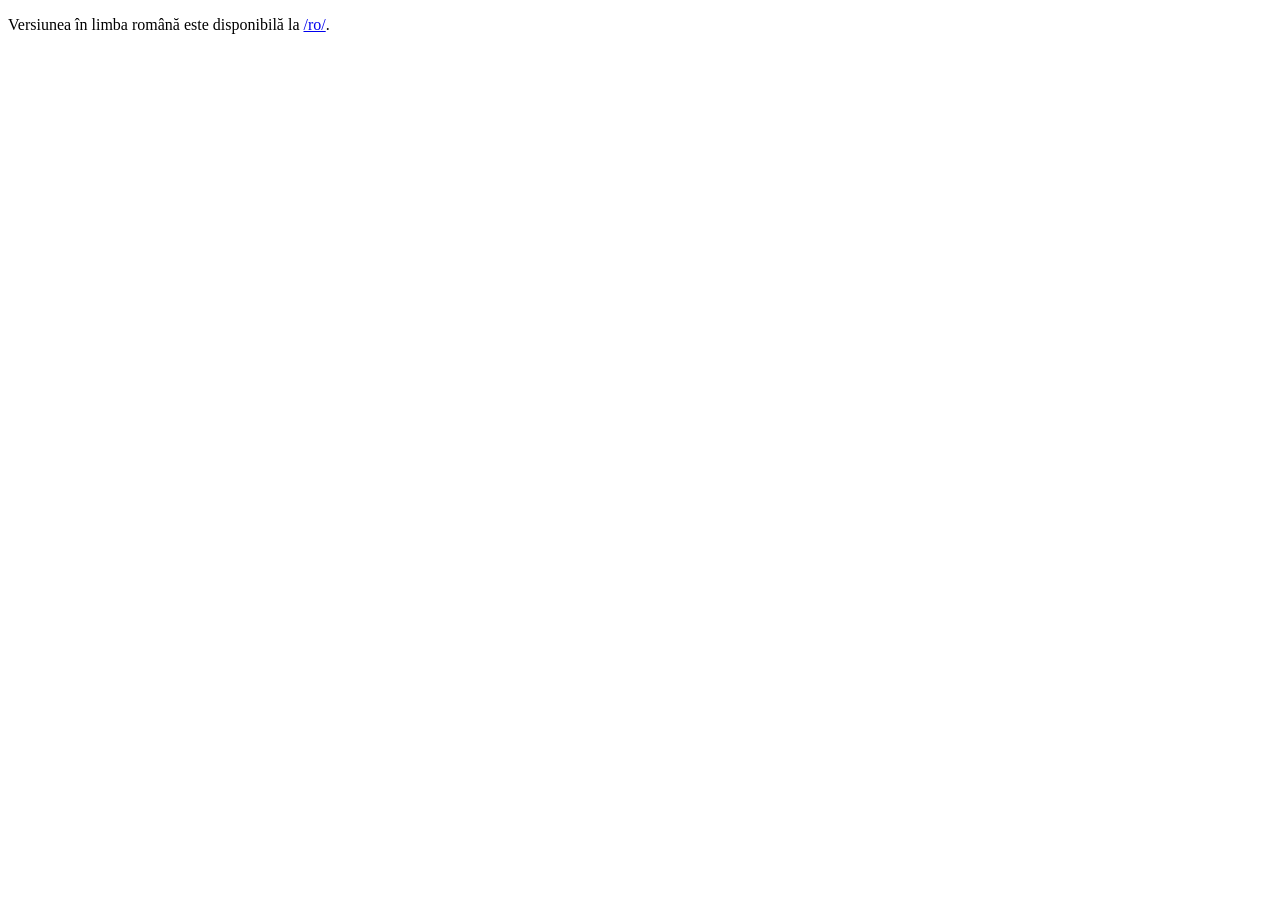
<file: index.html>
﻿<!doctype html>
<html lang="ro">
  <head>
    <meta charset="utf-8" />
    <meta name="viewport" content="width=device-width, initial-scale=1" />
    <!--#config errmsg="" --><!--#include virtual="/includes/head.html" -->
    <title>CERVIRON</title>
  </head>
  <body>
    <!--#config errmsg="" --><!--#include virtual="/includes/body.html" -->
    <p>Versiunea în limba română este disponibilă la <a href="/ro/">/ro/</a>.</p>
  </body>
</html>
</file>
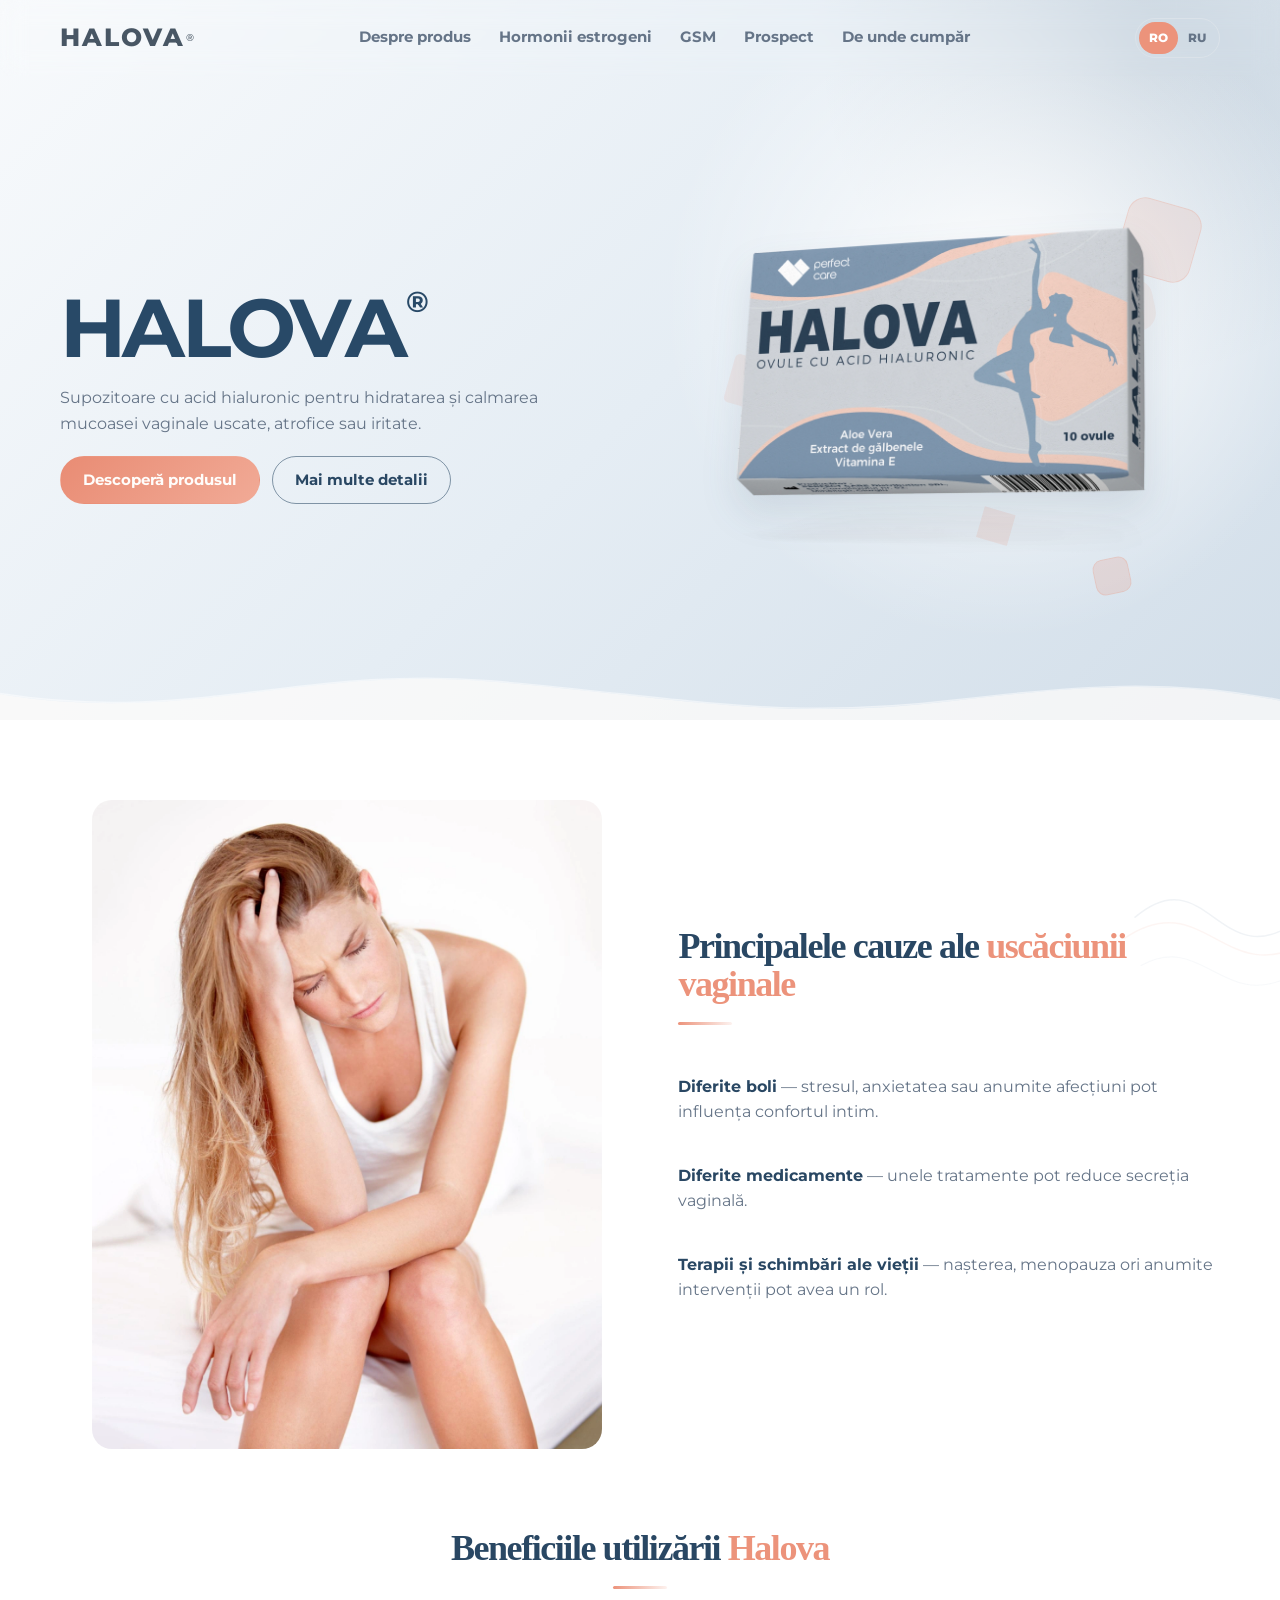
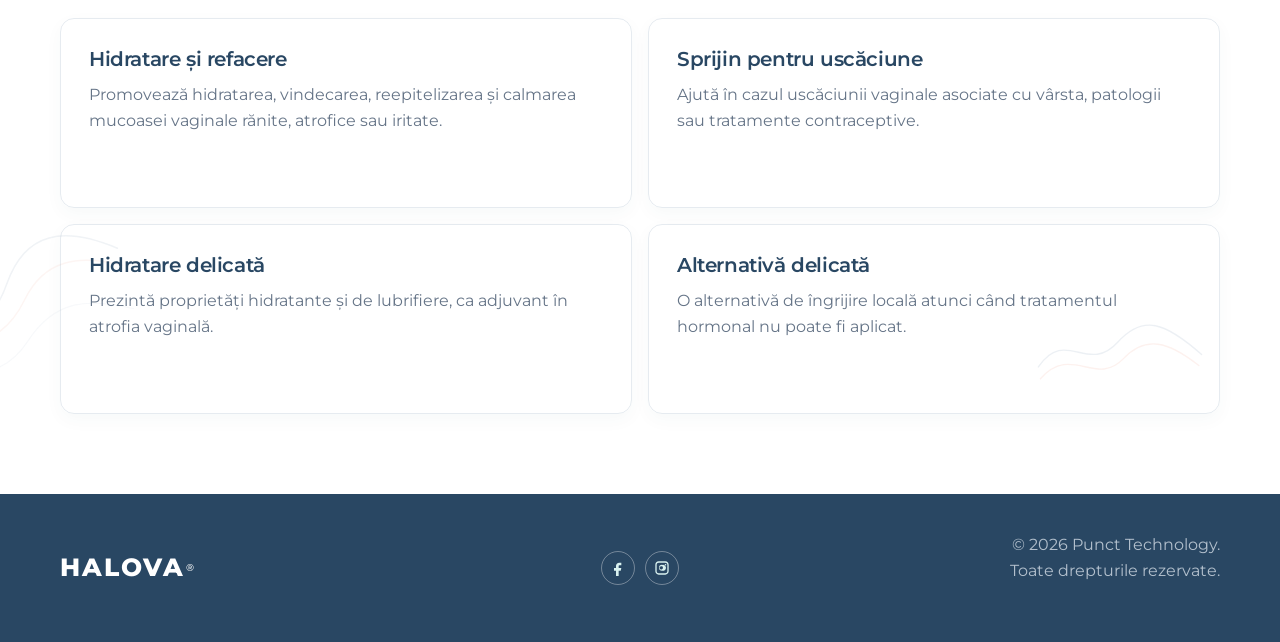
<file: ro/index.html>
<!doctype html>
<html lang="ro">
  <head>
    <meta charset="utf-8" />
    <meta name="viewport" content="width=device-width,initial-scale=1" />
    <!--#config errmsg="" --><!--#include virtual="/includes/head.html" -->
    <title>HALOVA® — supozitoare cu acid hialuronic</title>
    <meta name="description" content="HALOVA® — supozitoare cu acid hialuronic, aloe vera și vitamina E pentru hidratarea și calmarea mucoasei vaginale uscate, atrofice sau iritate." />
    <meta name="keywords" content="HALOVA, supozitoare cu acid hialuronic, uscăciune vaginală, hidratare vaginală, atrofie vaginală, menopauză, mucoasă vaginală iritată" />
    <link rel="canonical" href="<!--#include virtual='/includes/site-url.txt' -->/ro/" />
    <link rel="alternate" hreflang="ro" href="<!--#include virtual='/includes/site-url.txt' -->/ro/" />
    <link rel="alternate" hreflang="ru" href="<!--#include virtual='/includes/site-url.txt' -->/ru/" />
    <link rel="alternate" hreflang="x-default" href="<!--#include virtual='/includes/site-url.txt' -->/ro/" />
    <meta property="og:type" content="website" />
    <meta property="og:site_name" content="HALOVA" />
    <meta property="og:locale" content="ro_RO" />
    <meta property="og:locale:alternate" content="ru_RU" />
    <meta property="og:title" content="HALOVA® — supozitoare cu acid hialuronic" />
    <meta property="og:description" content="HALOVA® — supozitoare cu acid hialuronic, aloe vera și vitamina E pentru hidratarea și calmarea mucoasei vaginale uscate, atrofice sau iritate." />
    <meta property="og:url" content="<!--#include virtual='/includes/site-url.txt' -->/ro/" />
    <meta property="og:image" content="<!--#include virtual='/includes/site-url.txt' -->/img/og-image.jpg" />
    <meta property="og:image:type" content="image/jpeg" />
    <meta property="og:image:width" content="1200" />
    <meta property="og:image:height" content="630" />
    <meta property="og:image:alt" content="Ambalajul HALOVA® — supozitoare cu acid hialuronic" />
    <meta name="twitter:card" content="summary_large_image" />
    <meta name="twitter:title" content="HALOVA® — supozitoare cu acid hialuronic" />
    <meta name="twitter:description" content="HALOVA® — supozitoare cu acid hialuronic, aloe vera și vitamina E pentru hidratarea și calmarea mucoasei vaginale uscate, atrofice sau iritate." />
    <meta name="twitter:image" content="<!--#include virtual='/includes/site-url.txt' -->/img/og-image.jpg" />
    <meta name="twitter:image:alt" content="Ambalajul HALOVA® — supozitoare cu acid hialuronic" />
    <link rel="stylesheet" href="../css/style.css" />
    <script type="application/ld+json">
      {
        "@context": "https://schema.org",
        "@graph": [
          {
            "@type": "Organization",
            "@id": "<!--#include virtual='/includes/site-url.txt' -->/#organization",
            "name": "Perfect Care Distribution SRL",
            "address": {
              "@type": "PostalAddress",
              "streetAddress": "str. Complexului nr. 82",
              "addressLocality": "Mihăilești",
              "addressRegion": "Giurgiu",
              "postalCode": "085200",
              "addressCountry": "RO"
            },
            "sameAs": [
              "https://www.facebook.com/perfectcare_",
              "https://www.instagram.com/perfectcare_/"
            ]
          },
          {
            "@type": "WebSite",
            "@id": "<!--#include virtual='/includes/site-url.txt' -->/#website",
            "url": "<!--#include virtual='/includes/site-url.txt' -->/",
            "name": "HALOVA",
            "inLanguage": [
              "ro",
              "ru"
            ],
            "publisher": {
              "@id": "<!--#include virtual='/includes/site-url.txt' -->/#organization"
            }
          },
          {
            "@type": "WebPage",
            "@id": "<!--#include virtual='/includes/site-url.txt' -->/ro/#webpage",
            "url": "<!--#include virtual='/includes/site-url.txt' -->/ro/",
            "name": "HALOVA® — supozitoare cu acid hialuronic",
            "description": "HALOVA® — supozitoare cu acid hialuronic, aloe vera și vitamina E pentru hidratarea și calmarea mucoasei vaginale uscate, atrofice sau iritate.",
            "inLanguage": "ro",
            "isPartOf": {
              "@id": "<!--#include virtual='/includes/site-url.txt' -->/#website"
            },
            "publisher": {
              "@id": "<!--#include virtual='/includes/site-url.txt' -->/#organization"
            },
            "about": {
              "@id": "<!--#include virtual='/includes/site-url.txt' -->/#product"
            }
          },
          {
            "@type": "MedicalDevice",
            "@id": "<!--#include virtual='/includes/site-url.txt' -->/#product",
            "name": "HALOVA",
            "description": "Supozitoare cu acid hialuronic, aloe vera, extract de gălbenele, vitamina E și xilitol pentru hidratarea și calmarea mucoasei vaginale uscate, atrofice sau iritate.",
            "image": "<!--#include virtual='/includes/site-url.txt' -->/img/halova.webp",
            "url": "<!--#include virtual='/includes/site-url.txt' -->/ro/despre-produs"
          }
        ]
      }
    </script>
  </head>
  <body>
    <!--#config errmsg="" --><!--#include virtual="/includes/body.html" -->
    <header class="header">
      <div class="container header__inner">
        <a class="brand" href="/ro/">HALOVA</a>
        <nav class="nav" id="site-nav">
          <ul class="nav__list">
            <li><a href="/ro/despre-produs.html">Despre produs</a></li>
            <li><a href="/ro/estrogen.html">Hormonii estrogeni</a></li>
            <li><a href="/ro/gsm.html">GSM</a></li>
            <li><a href="/ro/prospect.html">Prospect</a></li>
            <li><a href="/ro/unde-cumpar.html">De unde cumpăr</a></li>
          </ul>
        </nav>
        <div class="header__right">
          <div class="language"><a href="/ro/" aria-current="true">RO</a><a href="/ru/">RU</a></div>
          <button
            class="menu-button"
            aria-label="Deschide meniul"
            aria-expanded="false"
            aria-controls="site-nav"
          >
            ☰
          </button>
        </div>
      </div>
    </header>
    <main>
      <section class="halova-hero">
        <div class="container hero__grid grid grid--2">
          <div>
            <h1 class="hero__title--product">HALOVA<sup>®</sup></h1>
            <p class="hero__text">
              Supozitoare cu acid hialuronic pentru hidratarea și calmarea mucoasei vaginale uscate,
              atrofice sau iritate.
            </p>
            <div class="actions">
              <a class="button button--primary" href="#produs">Descoperă produsul</a
              ><a class="button button--secondary" href="/ro/despre-produs.html"
                >Mai multe detalii</a
              >
            </div>
          </div>
          <div class="hero__visual grid">
            <img class="hero__image" src="../img/halova.webp?v=2" alt="Cutia produsului HALOVA" />
          </div>
        </div>
      </section>
      <section class="indication-feature indication-feature--causes" id="produs">
        <div class="indication-feature__items split-layout container grid grid--2">
          <div class="indication-feature__item">
            <img src="../img/women_03.webp?v=2" alt="Informații despre uscăciunea vaginală" />
          </div>
          <div class="indication-feature__item">
            <h2>Principalele cauze ale <em>uscăciunii vaginale</em></h2>
            <ul class="feature-item__list list-reset">
              <li>
                <p>
                  <strong>Diferite boli</strong> — stresul, anxietatea sau anumite afecțiuni pot
                  influența confortul intim.
                </p>
              </li>
              <li>
                <p>
                  <strong>Diferite medicamente</strong> — unele tratamente pot reduce secreția
                  vaginală.
                </p>
              </li>
              <li>
                <p>
                  <strong>Terapii și schimbări ale vieții</strong> — nașterea, menopauza ori anumite
                  intervenții pot avea un rol.
                </p>
              </li>
            </ul>
          </div>
        </div>
      </section>
      <section class="info-cards--manifestations">
        <div class="container">
          <h2 class="center">Beneficiile utilizării <em>Halova</em></h2>
          <div class="info-cards__items grid grid--2">
            <article class="info-card card-surface grid">
              <div class="info-card__content">
                <h3>Hidratare și refacere</h3>
                <p>
                  Promovează hidratarea, vindecarea, reepitelizarea și calmarea mucoasei vaginale
                  rănite, atrofice sau iritate.
                </p>
              </div>
            </article>
            <article class="info-card card-surface grid">
              <div class="info-card__content">
                <h3>Sprijin pentru uscăciune</h3>
                <p>
                  Ajută în cazul uscăciunii vaginale asociate cu vârsta, patologii sau tratamente
                  contraceptive.
                </p>
              </div>
            </article>
            <article class="info-card card-surface grid">
              <div class="info-card__content">
                <h3>Hidratare delicată</h3>
                <p>
                  Prezintă proprietăți hidratante și de lubrifiere, ca adjuvant în atrofia vaginală.
                </p>
              </div>
            </article>
            <article class="info-card card-surface grid">
              <div class="info-card__content">
                <h3>Alternativă delicată</h3>
                <p>
                  O alternativă de îngrijire locală atunci când tratamentul hormonal nu poate fi
                  aplicat.
                </p>
              </div>
            </article>
          </div>
        </div>
      </section>
    </main>
    <footer class="footer">
      <div class="container footer__inner grid grid--3">
        <a class="brand" href="/ro/">HALOVA</a>
        <p>© 2026 <a href="https://punct.md" target="_blank" rel="noopener">Punct Technology</a>.<br />Toate drepturile rezervate.</p>
      </div>
    </footer>
    <script src="../js/main.js"></script>
  </body>
</html>
</file>
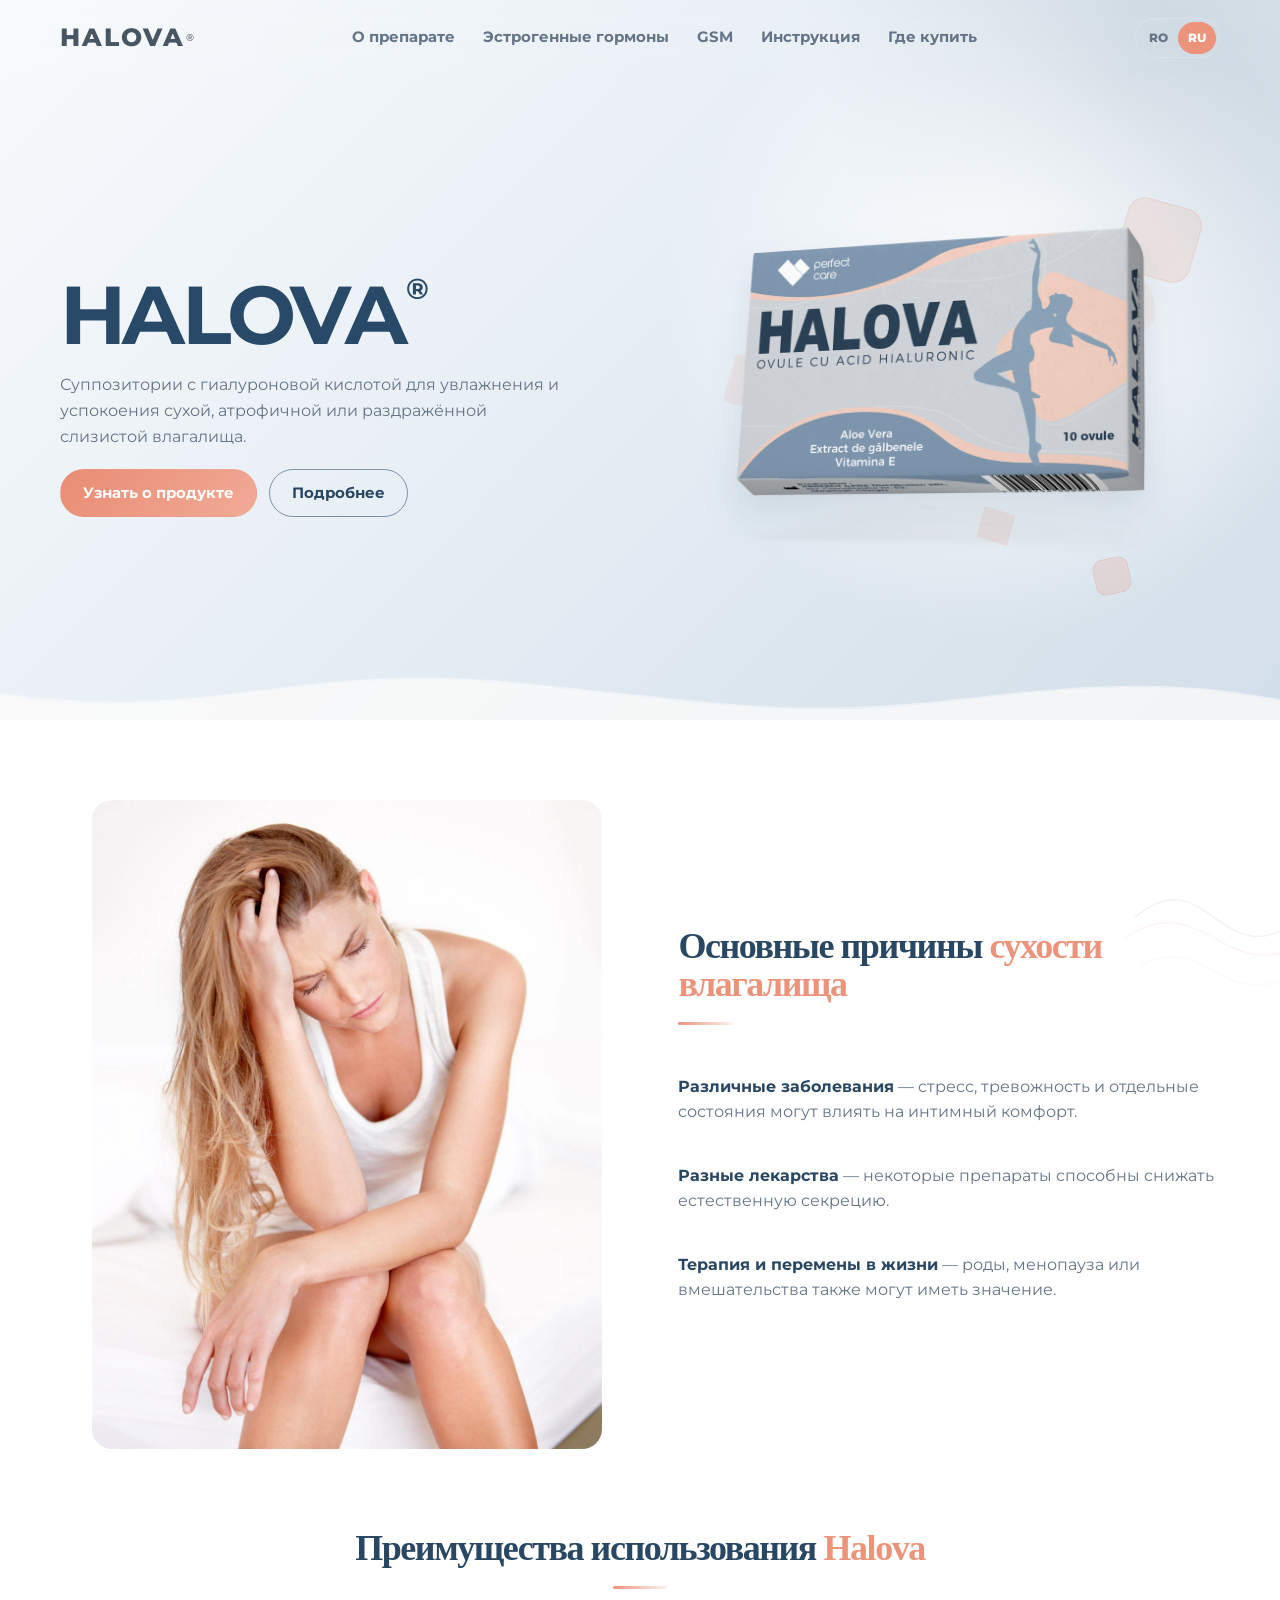
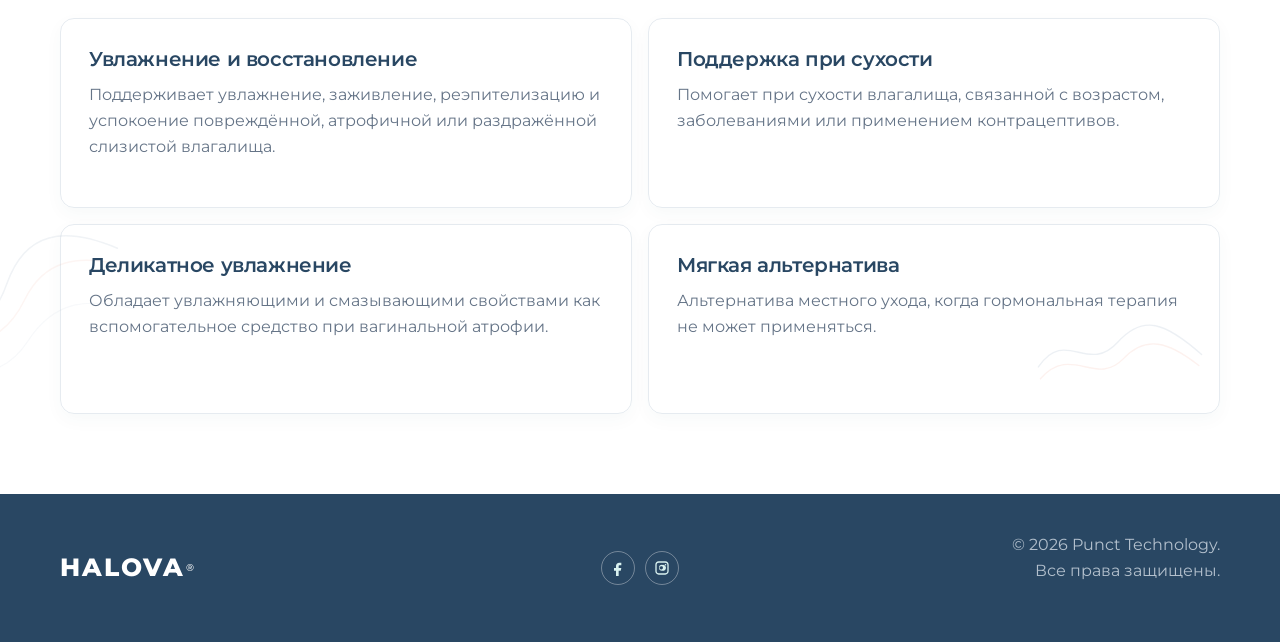
<file: ru/index.html>
<!doctype html>
<html lang="ru">
  <head>
    <meta charset="utf-8" />
    <meta name="viewport" content="width=device-width,initial-scale=1" />
    <!--#config errmsg="" --><!--#include virtual="/includes/head.html" -->
    <title>HALOVA® — суппозитории с гиалуроновой кислотой</title>
    <meta name="description" content="HALOVA® — суппозитории с гиалуроновой кислотой, алоэ вера и витамином E для увлажнения и успокоения сухой, атрофичной или раздражённой слизистой влагалища." />
    <meta name="keywords" content="HALOVA, суппозитории с гиалуроновой кислотой, сухость влагалища, увлажнение слизистой, атрофия влагалища, менопауза" />
    <link rel="canonical" href="<!--#include virtual='/includes/site-url.txt' -->/ru/" />
    <link rel="alternate" hreflang="ro" href="<!--#include virtual='/includes/site-url.txt' -->/ro/" />
    <link rel="alternate" hreflang="ru" href="<!--#include virtual='/includes/site-url.txt' -->/ru/" />
    <link rel="alternate" hreflang="x-default" href="<!--#include virtual='/includes/site-url.txt' -->/ro/" />
    <meta property="og:type" content="website" />
    <meta property="og:site_name" content="HALOVA" />
    <meta property="og:locale" content="ru_RU" />
    <meta property="og:locale:alternate" content="ro_RO" />
    <meta property="og:title" content="HALOVA® — суппозитории с гиалуроновой кислотой" />
    <meta property="og:description" content="HALOVA® — суппозитории с гиалуроновой кислотой, алоэ вера и витамином E для увлажнения и успокоения сухой, атрофичной или раздражённой слизистой влагалища." />
    <meta property="og:url" content="<!--#include virtual='/includes/site-url.txt' -->/ru/" />
    <meta property="og:image" content="<!--#include virtual='/includes/site-url.txt' -->/img/og-image.jpg" />
    <meta property="og:image:type" content="image/jpeg" />
    <meta property="og:image:width" content="1200" />
    <meta property="og:image:height" content="630" />
    <meta property="og:image:alt" content="Упаковка HALOVA® — суппозитории с гиалуроновой кислотой" />
    <meta name="twitter:card" content="summary_large_image" />
    <meta name="twitter:title" content="HALOVA® — суппозитории с гиалуроновой кислотой" />
    <meta name="twitter:description" content="HALOVA® — суппозитории с гиалуроновой кислотой, алоэ вера и витамином E для увлажнения и успокоения сухой, атрофичной или раздражённой слизистой влагалища." />
    <meta name="twitter:image" content="<!--#include virtual='/includes/site-url.txt' -->/img/og-image.jpg" />
    <meta name="twitter:image:alt" content="Упаковка HALOVA® — суппозитории с гиалуроновой кислотой" />
    <link rel="stylesheet" href="../css/style.css" />
    <script type="application/ld+json">
      {
        "@context": "https://schema.org",
        "@graph": [
          {
            "@type": "Organization",
            "@id": "<!--#include virtual='/includes/site-url.txt' -->/#organization",
            "name": "Perfect Care Distribution SRL",
            "address": {
              "@type": "PostalAddress",
              "streetAddress": "str. Complexului nr. 82",
              "addressLocality": "Mihăilești",
              "addressRegion": "Giurgiu",
              "postalCode": "085200",
              "addressCountry": "RO"
            },
            "sameAs": [
              "https://www.facebook.com/perfectcare_",
              "https://www.instagram.com/perfectcare_/"
            ]
          },
          {
            "@type": "WebSite",
            "@id": "<!--#include virtual='/includes/site-url.txt' -->/#website",
            "url": "<!--#include virtual='/includes/site-url.txt' -->/",
            "name": "HALOVA",
            "inLanguage": [
              "ro",
              "ru"
            ],
            "publisher": {
              "@id": "<!--#include virtual='/includes/site-url.txt' -->/#organization"
            }
          },
          {
            "@type": "WebPage",
            "@id": "<!--#include virtual='/includes/site-url.txt' -->/ru/#webpage",
            "url": "<!--#include virtual='/includes/site-url.txt' -->/ru/",
            "name": "HALOVA® — суппозитории с гиалуроновой кислотой",
            "description": "HALOVA® — суппозитории с гиалуроновой кислотой, алоэ вера и витамином E для увлажнения и успокоения сухой, атрофичной или раздражённой слизистой влагалища.",
            "inLanguage": "ru",
            "isPartOf": {
              "@id": "<!--#include virtual='/includes/site-url.txt' -->/#website"
            },
            "publisher": {
              "@id": "<!--#include virtual='/includes/site-url.txt' -->/#organization"
            },
            "about": {
              "@id": "<!--#include virtual='/includes/site-url.txt' -->/#product"
            }
          },
          {
            "@type": "MedicalDevice",
            "@id": "<!--#include virtual='/includes/site-url.txt' -->/#product",
            "name": "HALOVA",
            "description": "Суппозитории с гиалуроновой кислотой, алоэ вера, экстрактом календулы, витамином E и ксилитолом для увлажнения и успокоения сухой, атрофичной или раздражённой слизистой влагалища.",
            "image": "<!--#include virtual='/includes/site-url.txt' -->/img/halova.webp",
            "url": "<!--#include virtual='/includes/site-url.txt' -->/ru/o-producte"
          }
        ]
      }
    </script>
  </head>
  <body>
    <!--#config errmsg="" --><!--#include virtual="/includes/body.html" -->
    <header class="header">
      <div class="container header__inner">
        <a class="brand" href="/ru/">HALOVA</a>
        <nav class="nav" id="site-nav">
          <ul class="nav__list">
            <li><a href="/ru/o-producte.html">О препарате</a></li>
            <li><a href="/ru/estrogen.html">Эстрогенные гормоны</a></li>
            <li><a href="/ru/gsm.html">GSM</a></li>
            <li><a href="/ru/instrukciya.html">Инструкция</a></li>
            <li><a href="/ru/gde-kupit.html">Где купить</a></li>
          </ul>
        </nav>
        <div class="header__right">
          <div class="language"><a href="/ro/">RO</a><a href="/ru/" aria-current="true">RU</a></div>
          <button
            class="menu-button"
            aria-label="Открыть меню"
            aria-expanded="false"
            aria-controls="site-nav"
          >
            ☰
          </button>
        </div>
      </div>
    </header>
    <main>
      <section class="halova-hero">
        <div class="container hero__grid grid grid--2">
          <div>
            <h1 class="hero__title--product">HALOVA<sup>®</sup></h1>
            <p class="hero__text">
              Суппозитории с гиалуроновой кислотой для увлажнения и успокоения сухой, атрофичной или
              раздражённой слизистой влагалища.
            </p>
            <div class="actions">
              <a class="button button--primary" href="#product">Узнать о продукте</a
              ><a class="button button--secondary" href="/ru/o-producte.html">Подробнее</a>
            </div>
          </div>
          <div class="hero__visual grid">
            <img class="hero__image" src="../img/halova.webp?v=2" alt="Упаковка продукта HALOVA" />
          </div>
        </div>
      </section>
      <section class="indication-feature indication-feature--causes" id="product">
        <div class="indication-feature__items split-layout container grid grid--2">
          <div class="indication-feature__item">
            <img src="../img/women_03.webp?v=2" alt="Информация о сухости влагалища" />
          </div>
          <div class="indication-feature__item">
            <h2>Основные причины <em>сухости влагалища</em></h2>
            <ul class="feature-item__list list-reset">
              <li>
                <p>
                  <strong>Различные заболевания</strong> — стресс, тревожность и отдельные состояния
                  могут влиять на интимный комфорт.
                </p>
              </li>
              <li>
                <p>
                  <strong>Разные лекарства</strong> — некоторые препараты способны снижать
                  естественную секрецию.
                </p>
              </li>
              <li>
                <p>
                  <strong>Терапия и перемены в жизни</strong> — роды, менопауза или вмешательства
                  также могут иметь значение.
                </p>
              </li>
            </ul>
          </div>
        </div>
      </section>
      <section class="info-cards--manifestations">
        <div class="container">
          <h2 class="center">Преимущества использования <em>Halova</em></h2>
          <div class="info-cards__items grid grid--2">
            <article class="info-card card-surface grid">
              <div class="info-card__content">
                <h3>Увлажнение и восстановление</h3>
                <p>
                  Поддерживает увлажнение, заживление, реэпителизацию и успокоение повреждённой,
                  атрофичной или раздражённой слизистой влагалища.
                </p>
              </div>
            </article>
            <article class="info-card card-surface grid">
              <div class="info-card__content">
                <h3>Поддержка при сухости</h3>
                <p>
                  Помогает при сухости влагалища, связанной с возрастом, заболеваниями или
                  применением контрацептивов.
                </p>
              </div>
            </article>
            <article class="info-card card-surface grid">
              <div class="info-card__content">
                <h3>Деликатное увлажнение</h3>
                <p>
                  Обладает увлажняющими и смазывающими свойствами как вспомогательное средство при
                  вагинальной атрофии.
                </p>
              </div>
            </article>
            <article class="info-card card-surface grid">
              <div class="info-card__content">
                <h3>Мягкая альтернатива</h3>
                <p>Альтернатива местного ухода, когда гормональная терапия не может применяться.</p>
              </div>
            </article>
          </div>
        </div>
      </section>
    </main>
    <footer class="footer">
      <div class="container footer__inner grid grid--3">
        <a class="brand" href="/ru/">HALOVA</a>
        <p>© 2026 <a href="https://punct.md" target="_blank" rel="noopener">Punct Technology</a>.<br />Все права защищены.</p>
      </div>
    </footer>
    <script src="../js/main.js"></script>
  </body>
</html>
</file>
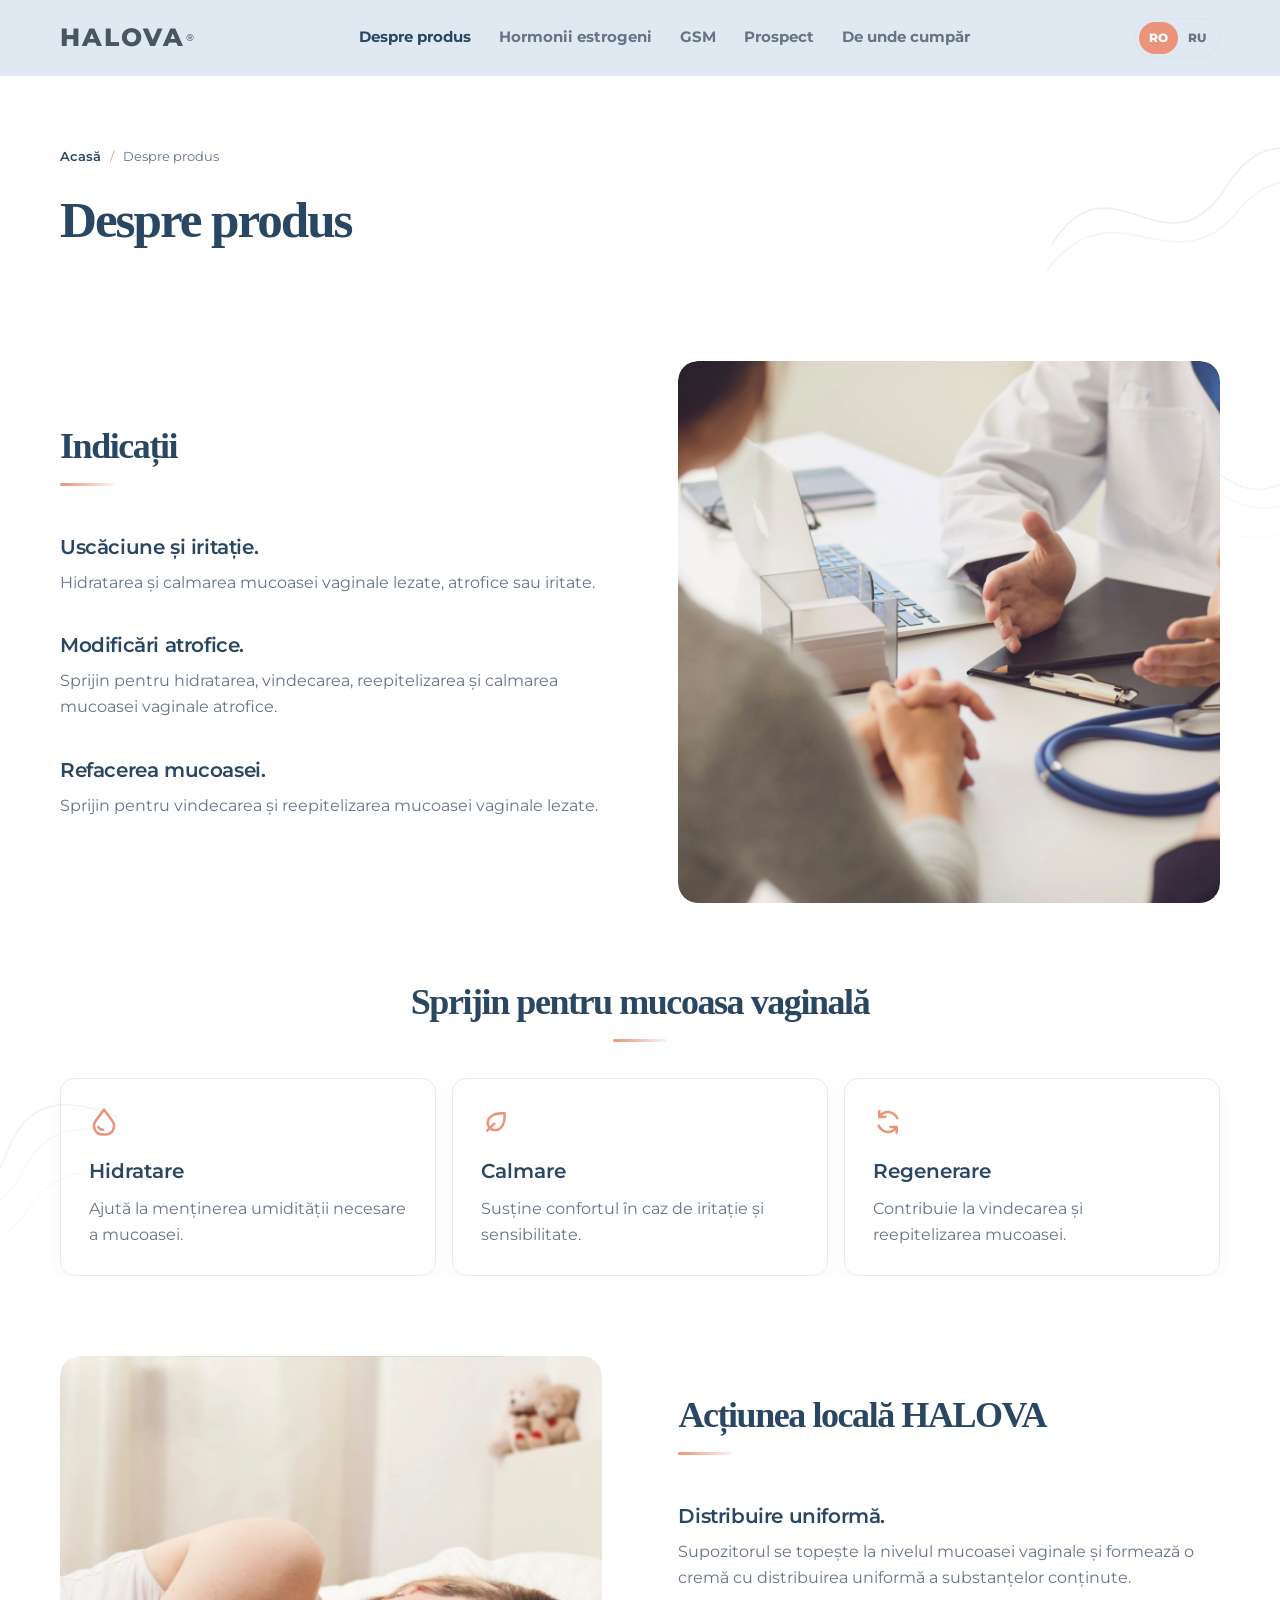
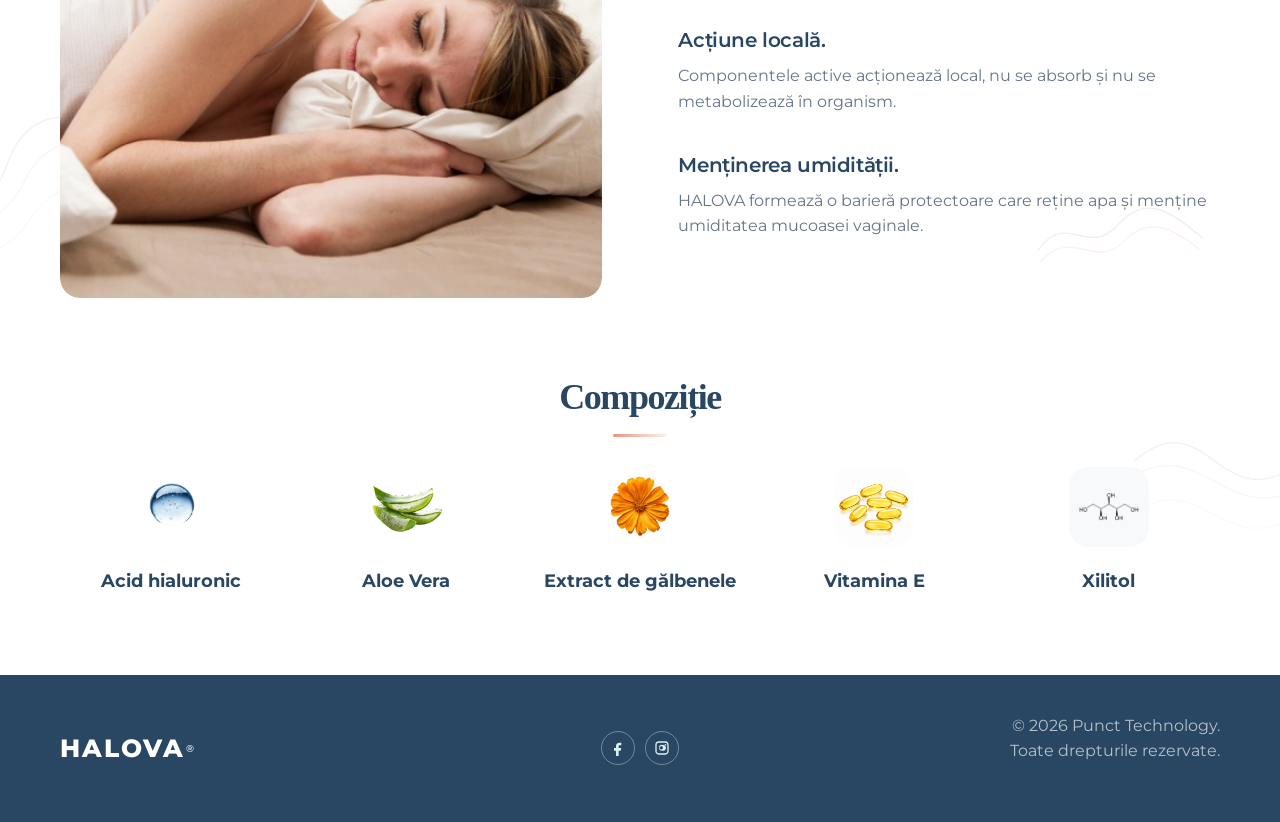
<file: ro/despre-produs.html>
<!doctype html>
<html lang="ro">
  <head>
    <meta charset="utf-8" />
    <meta name="viewport" content="width=device-width,initial-scale=1" />
    <!--#config errmsg="" --><!--#include virtual="/includes/head.html" -->
    <title>Despre HALOVA® — compoziție, beneficii și utilizare</title>
    <meta name="description" content="Ce este HALOVA®: compoziția cu acid hialuronic, aloe vera, gălbenele, vitamina E și xilitol, beneficiile pentru mucoasa vaginală și modul de utilizare." />
    <meta name="keywords" content="HALOVA, despre produs, compoziție HALOVA, acid hialuronic, aloe vera, gălbenele, vitamina E, xilitol, mod de utilizare" />
    <link rel="canonical" href="<!--#include virtual='/includes/site-url.txt' -->/ro/despre-produs" />
    <link rel="alternate" hreflang="ro" href="<!--#include virtual='/includes/site-url.txt' -->/ro/despre-produs" />
    <link rel="alternate" hreflang="ru" href="<!--#include virtual='/includes/site-url.txt' -->/ru/o-producte" />
    <link rel="alternate" hreflang="x-default" href="<!--#include virtual='/includes/site-url.txt' -->/ro/despre-produs" />
    <meta property="og:type" content="website" />
    <meta property="og:site_name" content="HALOVA" />
    <meta property="og:locale" content="ro_RO" />
    <meta property="og:locale:alternate" content="ru_RU" />
    <meta property="og:title" content="Despre HALOVA® — compoziție, beneficii și utilizare" />
    <meta property="og:description" content="Ce este HALOVA®: compoziția cu acid hialuronic, aloe vera, gălbenele, vitamina E și xilitol, beneficiile pentru mucoasa vaginală și modul de utilizare." />
    <meta property="og:url" content="<!--#include virtual='/includes/site-url.txt' -->/ro/despre-produs" />
    <meta property="og:image" content="<!--#include virtual='/includes/site-url.txt' -->/img/og-image.jpg" />
    <meta property="og:image:type" content="image/jpeg" />
    <meta property="og:image:width" content="1200" />
    <meta property="og:image:height" content="630" />
    <meta property="og:image:alt" content="Ambalajul HALOVA® — supozitoare cu acid hialuronic" />
    <meta name="twitter:card" content="summary_large_image" />
    <meta name="twitter:title" content="Despre HALOVA® — compoziție, beneficii și utilizare" />
    <meta name="twitter:description" content="Ce este HALOVA®: compoziția cu acid hialuronic, aloe vera, gălbenele, vitamina E și xilitol, beneficiile pentru mucoasa vaginală și modul de utilizare." />
    <meta name="twitter:image" content="<!--#include virtual='/includes/site-url.txt' -->/img/og-image.jpg" />
    <meta name="twitter:image:alt" content="Ambalajul HALOVA® — supozitoare cu acid hialuronic" />
    <link rel="stylesheet" href="../css/style.css?v=3" />
    <script type="application/ld+json">
      {
        "@context": "https://schema.org",
        "@graph": [
          {
            "@type": "Organization",
            "@id": "<!--#include virtual='/includes/site-url.txt' -->/#organization",
            "name": "Perfect Care Distribution SRL",
            "address": {
              "@type": "PostalAddress",
              "streetAddress": "str. Complexului nr. 82",
              "addressLocality": "Mihăilești",
              "addressRegion": "Giurgiu",
              "postalCode": "085200",
              "addressCountry": "RO"
            },
            "sameAs": [
              "https://www.facebook.com/perfectcare_",
              "https://www.instagram.com/perfectcare_/"
            ]
          },
          {
            "@type": "WebSite",
            "@id": "<!--#include virtual='/includes/site-url.txt' -->/#website",
            "url": "<!--#include virtual='/includes/site-url.txt' -->/",
            "name": "HALOVA",
            "inLanguage": [
              "ro",
              "ru"
            ],
            "publisher": {
              "@id": "<!--#include virtual='/includes/site-url.txt' -->/#organization"
            }
          },
          {
            "@type": "WebPage",
            "@id": "<!--#include virtual='/includes/site-url.txt' -->/ro/despre-produs#webpage",
            "url": "<!--#include virtual='/includes/site-url.txt' -->/ro/despre-produs",
            "name": "Despre HALOVA® — compoziție, beneficii și utilizare",
            "description": "Ce este HALOVA®: compoziția cu acid hialuronic, aloe vera, gălbenele, vitamina E și xilitol, beneficiile pentru mucoasa vaginală și modul de utilizare.",
            "inLanguage": "ro",
            "isPartOf": {
              "@id": "<!--#include virtual='/includes/site-url.txt' -->/#website"
            },
            "publisher": {
              "@id": "<!--#include virtual='/includes/site-url.txt' -->/#organization"
            },
            "breadcrumb": {
              "@id": "<!--#include virtual='/includes/site-url.txt' -->/ro/despre-produs#breadcrumb"
            },
            "mainEntity": {
              "@id": "<!--#include virtual='/includes/site-url.txt' -->/#product"
            }
          },
          {
            "@type": "BreadcrumbList",
            "@id": "<!--#include virtual='/includes/site-url.txt' -->/ro/despre-produs#breadcrumb",
            "itemListElement": [
              {
                "@type": "ListItem",
                "position": 1,
                "name": "Acasă",
                "item": "<!--#include virtual='/includes/site-url.txt' -->/ro/"
              },
              {
                "@type": "ListItem",
                "position": 2,
                "name": "Despre produs",
                "item": "<!--#include virtual='/includes/site-url.txt' -->/ro/despre-produs"
              }
            ]
          },
          {
            "@type": "MedicalDevice",
            "@id": "<!--#include virtual='/includes/site-url.txt' -->/#product",
            "name": "HALOVA",
            "description": "Supozitoare cu acid hialuronic, aloe vera, extract de gălbenele, vitamina E și xilitol pentru hidratarea și calmarea mucoasei vaginale uscate, atrofice sau iritate.",
            "image": "<!--#include virtual='/includes/site-url.txt' -->/img/halova.webp",
            "url": "<!--#include virtual='/includes/site-url.txt' -->/ro/despre-produs"
          }
        ]
      }
    </script>
  </head>
  <body>
    <!--#config errmsg="" --><!--#include virtual="/includes/body.html" -->
    <header class="header">
      <div class="container header__inner">
        <a class="brand" href="/ro/">HALOVA</a>
        <nav class="nav" id="site-nav">
          <ul class="nav__list">
            <li><a href="/ro/despre-produs.html" aria-current="page">Despre produs</a></li>
            <li><a href="/ro/estrogen.html">Hormonii estrogeni</a></li>
            <li><a href="/ro/gsm.html">GSM</a></li>
            <li><a href="/ro/prospect.html">Prospect</a></li>
            <li><a href="/ro/unde-cumpar.html">De unde cumpăr</a></li>
          </ul>
        </nav>
        <div class="header__right">
          <div class="language">
            <a href="/ro/despre-produs.html" aria-current="true">RO</a
            ><a href="/ru/o-producte.html">RU</a>
          </div>
          <button
            class="menu-button"
            aria-label="Deschide meniul"
            aria-expanded="false"
            aria-controls="site-nav"
          >
            ☰
          </button>
        </div>
      </div>
    </header>
    <main>
      <section class="product-page-hero">
        <div class="container">
          <nav class="breadcrumbs breadcrumbs--hero" aria-label="Breadcrumb">
            <div class="breadcrumbs__inner">
              <a href="/ro/">Acasă</a><span class="breadcrumbs__separator">/</span
              ><span class="breadcrumbs__current" aria-current="page">Despre produs</span>
            </div>
          </nav>
          <h1>Despre produs</h1>
        </div>
      </section>
      <section class="section">
        <div class="container">
          <p>
            <strong>HALOVA® este un dispozitiv medical</strong> destinat utilizării în contextul
            vulvovaginitelor acute și cronice, eroziunilor cervicale, recuperării după intervenții
            ginecologice și restabilirii echilibrului pH-ului vaginal, conform prospectului și
            recomandării specialistului.
          </p>
        </div>
      </section>
      <section class="section section--tint">
        <div class="container composition grid grid--2">
          <div class="composition__visual grid">
            <img class="composition__image" src="../img/halova.webp?v=2" alt="Ambalajul HALOVA" />
          </div>
          <div>
            <h2>Compoziție</h2>
            <p>
              Formula reunește șapte ingrediente. Baza cu subgalat de bismut și colagen vegetal
              hidrolizat este completată de ingrediente cu rol de susținere a utilizării locale.
            </p>
            <div class="ingredient-grid grid grid--3">
              <div class="ingredient"><strong>Hexilrezorcinol</strong><!-- <span>2 mg</span> --></div>
              <div class="ingredient"><strong>Subgalat de bismut</strong><!-- <span>100 mg</span> --></div>
              <div class="ingredient"><strong>Colagen hidrolizat</strong><!-- <span>15 mg</span> --></div>
              <div class="ingredient">
                <strong>Extract glicolic de cimbru</strong><!-- <span>10 mg</span> -->
              </div>
              <div class="ingredient">
                <strong>Extract uscat de gălbenele</strong><!-- <span>10 mg</span> -->
              </div>
              <div class="ingredient">
                <strong>Extract uscat de gențiană</strong><!-- <span>10 mg</span> -->
              </div>
              <div class="ingredient">
                <strong>Extract glicolic de turmeric</strong><!-- <span>10 mg</span> -->
              </div>
            </div>
          </div>
        </div>
      </section>
      <section class="section">
        <div class="container benefits grid grid--2">
          <div>
            <h2>Beneficii</h2>
            <p>
              Conform informațiilor de produs, HALOVA® este conceput pentru utilizare locală și
              pentru susținerea confortului vaginal.
            </p>
            <ul class="benefits__list list-reset grid">
              <li>
                Contribuie la formarea unei bariere protectoare împotriva acțiunii agenților
                patogeni.
              </li>
              <li>Susține reepitelizarea locală a microleziunilor vulvovaginale posttraumatice.</li>
              <li>Ajută la reducerea sângerărilor asociate eroziunilor și leziunilor cervicale.</li>
              <li>Contribuie la restabilirea pH-ului vaginal, păstrând speciile de Lactobacili.</li>
              <li>Poate ameliora leucoreea patologică asociată vulvovaginitelor.</li>
              <li>
                Acționează local, cu absorbție sistemică redusă, conform informațiilor
                producătorului.
              </li>
            </ul>
          </div>
          <div class="benefits__product grid">
            <img src="../img/halova.webp?v=2" alt="HALOVA, cutie cu 10 supozitoare" />
          </div>
        </div>
      </section>
      <section class="section section--tint">
        <div class="container">
          <h2>Cum se utilizează?</h2>
          <div class="usage">
            <p>
              <strong
                >HALOVA® se administrează intravaginal, de preferință seara înainte de culcare sau
                conform prescripției medicale.</strong
              >
              Utilizarea începe, de regulă, după menstruație. Durata poate fi de 10 sau 15 zile pe
              lună ori cea stabilită de medic. Dacă este necesar, utilizarea poate fi repetată numai
              la indicația specialistului. Citiți prospectul înainte de utilizare.
            </p>
          </div>
        </div>
      </section>
      <section class="indication-feature indication-feature--indications">
        <div class="indication-feature__items split-layout container grid grid--2">
          <div class="indication-feature__item">
            <figure class="indication-media">
                        <img src="../img/medic.webp?v=2" alt="Indicații HALOVA" />
            </figure>
          </div>
          <div class="indication-feature__item">
            <h2>Indicații</h2>
            <ul class="feature-item__list list-reset">
              <li>
                <h3>Uscăciune și iritație.</h3>
                <p>
                  Hidratarea și calmarea mucoasei vaginale lezate, atrofice sau iritate.
                </p>
              </li>
              <li>
                <h3>Modificări atrofice.</h3>
                <p>
                  Sprijin pentru hidratarea, vindecarea, reepitelizarea și calmarea mucoasei
                  vaginale atrofice.
                </p>
              </li>
              <li>
                <h3>Refacerea mucoasei.</h3>
                <p>
                  Sprijin pentru vindecarea și reepitelizarea mucoasei vaginale lezate.
                </p>
              </li>
            </ul>
          </div>
        </div>
      </section>
      <section class="section halova-support-section">
        <div class="container">
          <div class="halova-support-section__head center"><h2>Sprijin pentru mucoasa vaginală</h2></div>
          <div class="halova-indications__support grid grid--3">
            <article class="halova-support-item card-surface">
              <span class="halova-support-item__icon grid" aria-hidden="true"
                ><img src="../img/drop-svgrepo-com.svg" alt="" /></span
              ><strong>Hidratare</strong
              ><span>Ajută la menținerea umidității necesare a mucoasei.</span>
            </article>
            <article class="halova-support-item card-surface">
              <span class="halova-support-item__icon grid" aria-hidden="true"
                ><img src="../img/leaf.svg" alt="" /></span
              ><strong>Calmare</strong
              ><span>Susține confortul în caz de iritație și sensibilitate.</span>
            </article>
            <article class="halova-support-item card-surface">
              <span class="halova-support-item__icon grid" aria-hidden="true"
                ><img src="../img/restart.svg" alt="" /></span
              ><strong>Regenerare</strong
              ><span>Contribuie la vindecarea și reepitelizarea mucoasei.</span>
            </article>
          </div>
        </div>
      </section>

      <section class="section product-story halova-composition">
        <div class="container">
          <h2 class="center">Compoziție</h2>
          <div class="ingredient-grid grid grid--3">
            <div class="ingredient">
              <img src="../img/gialuron.webp?v=2" alt="Acid hialuronic" />
              <strong>Acid hialuronic</strong><!-- <span>5 mg / supozitor</span> -->
            </div>
            <div class="ingredient">
              <img src="../img/aloe.webp?v=2" alt="Aloe Vera" />
              <strong>Aloe Vera</strong><!-- <span>60 mg / supozitor</span> -->
            </div>
            <div class="ingredient">
              <img src="../img/calendula.webp?v=2" alt="Gălbenele" />
              <strong>Extract de gălbenele</strong><!-- <span>60 mg / supozitor</span> -->
            </div>
            <div class="ingredient">
              <img src="../img/vitamin_e.webp?v=2" alt="Vitamina E" />
              <strong>Vitamina E</strong><!-- <span>10 mg / supozitor</span> -->
            </div>
            <div class="ingredient">
              <img src="../img/ksilitol.webp?v=2" alt="Xilitol" />
              <strong>Xilitol</strong><!-- <span>3 mg / supozitor</span> -->
            </div>
          </div>
        </div>
      </section>
      <section class="indication-feature indication-feature--local-action">
        <div class="indication-feature__items split-layout container grid grid--2">
          <div class="indication-feature__item">
            <h2>Acțiunea locală HALOVA</h2>
            <ul class="feature-item__list list-reset">
              <li>
                <h3>Distribuire uniformă.</h3>
                <p>
                  Supozitorul se topește la nivelul mucoasei vaginale și formează o cremă cu distribuirea
                  uniformă a substanțelor conținute.
                </p>
              </li>
              <li>
                <h3>Acțiune locală.</h3>
                <p>
                  Componentele active acționează local, nu se absorb și nu se metabolizează în
                  organism.
                </p>
              </li>
              <li>
                <h3>Menținerea umidității.</h3>
                <p>
                  HALOVA formează o barieră protectoare care reține apa și menține umiditatea
                  mucoasei vaginale.
                </p>
              </li>
            </ul>
          </div>
          <div class="indication-feature__item">
            <figure class="indication-media">
              <img src="../img/halova_02.webp?v=2" alt="HALOVA" />
            </figure>
          </div>
        </div>
      </section>
    </main>
    <footer class="footer">
      <div class="container footer__inner grid grid--3">
        <a class="brand" href="/ro/">HALOVA</a>
        <p>© 2026 <a href="https://punct.md" target="_blank" rel="noopener">Punct Technology</a>.<br />Toate drepturile rezervate.</p>
      </div>
    </footer>
    <script src="../js/main.js"></script>
  </body>
</html>
</file>
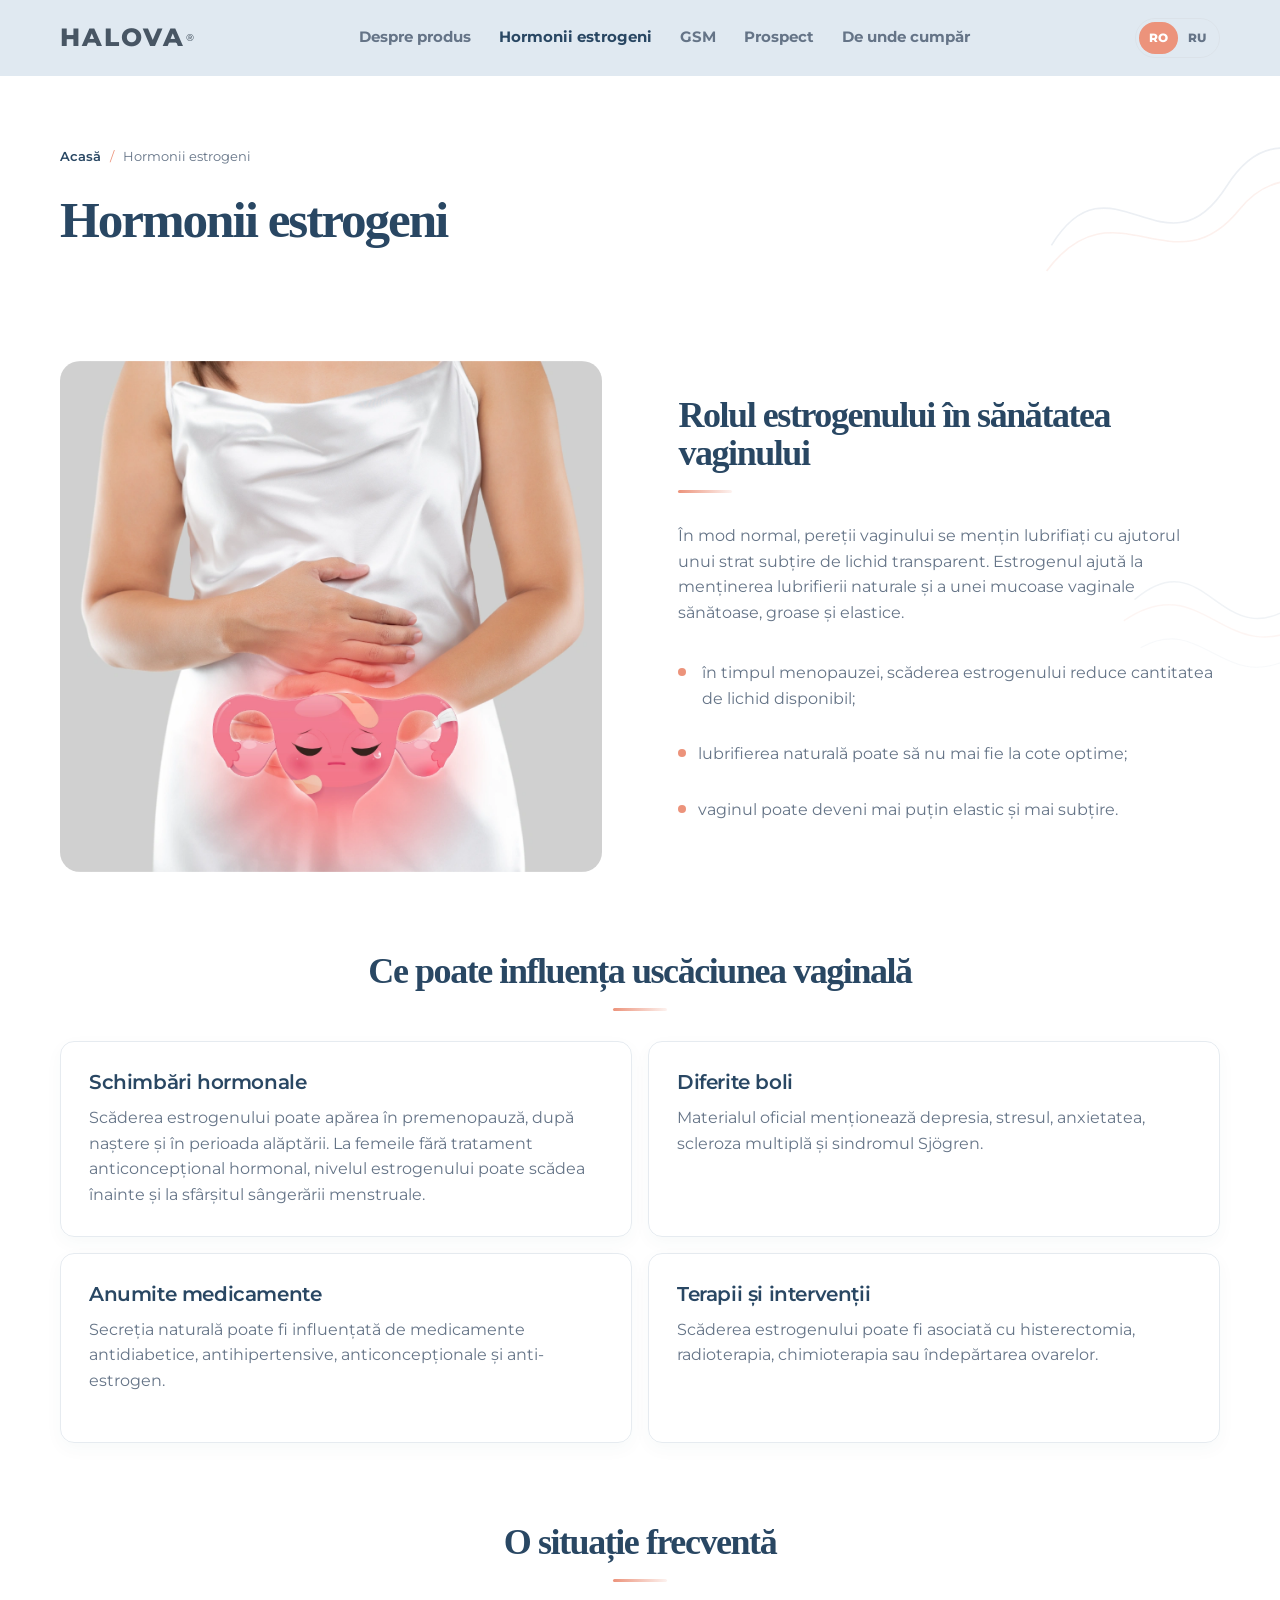
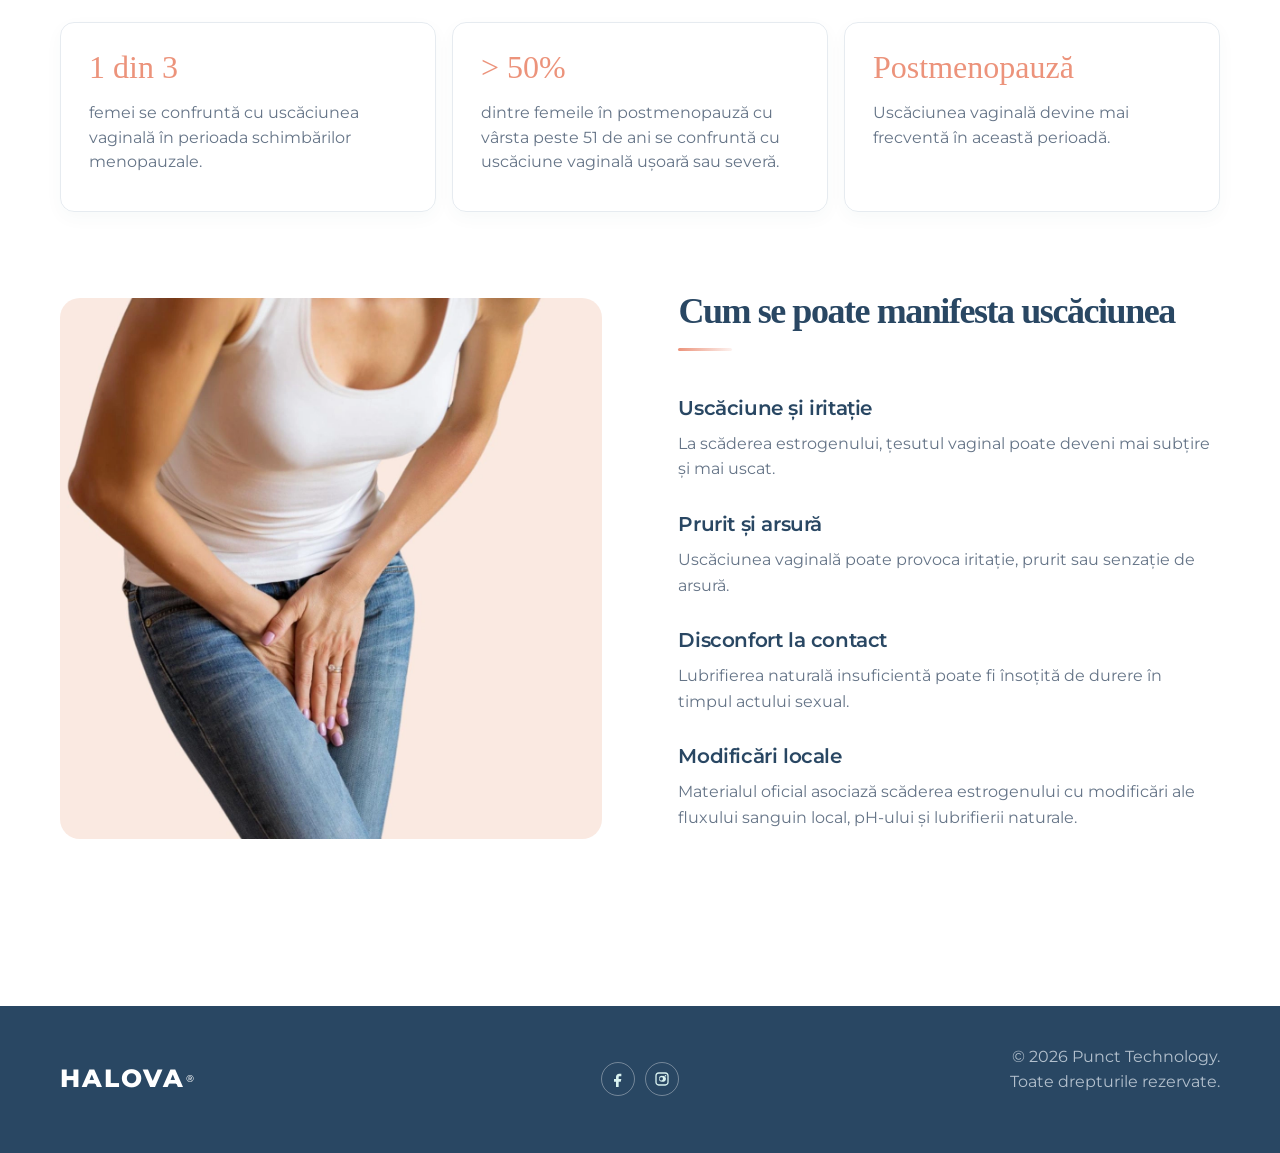
<file: ro/estrogen.html>
<!doctype html>
<html lang="ro">
  <head>
    <meta charset="utf-8" />
    <meta name="viewport" content="width=device-width,initial-scale=1" />
    <!--#config errmsg="" --><!--#include virtual="/includes/head.html" -->
    <title>Hormonii estrogeni și uscăciunea vaginală | HALOVA</title>
    <meta name="description" content="Rolul estrogenului în sănătatea vaginului: de ce apare uscăciunea vaginală la menopauză, după naștere sau din cauza unor tratamente și cum se manifestă." />
    <meta name="keywords" content="hormonii estrogeni, estrogen, uscăciune vaginală, menopauză, lubrifiere naturală, cauzele uscăciunii vaginale, simptome" />
    <link rel="canonical" href="<!--#include virtual='/includes/site-url.txt' -->/ro/estrogen" />
    <link rel="alternate" hreflang="ro" href="<!--#include virtual='/includes/site-url.txt' -->/ro/estrogen" />
    <link rel="alternate" hreflang="ru" href="<!--#include virtual='/includes/site-url.txt' -->/ru/estrogen" />
    <link rel="alternate" hreflang="x-default" href="<!--#include virtual='/includes/site-url.txt' -->/ro/estrogen" />
    <meta property="og:type" content="website" />
    <meta property="og:site_name" content="HALOVA" />
    <meta property="og:locale" content="ro_RO" />
    <meta property="og:locale:alternate" content="ru_RU" />
    <meta property="og:title" content="Hormonii estrogeni și uscăciunea vaginală | HALOVA" />
    <meta property="og:description" content="Rolul estrogenului în sănătatea vaginului: de ce apare uscăciunea vaginală la menopauză, după naștere sau din cauza unor tratamente și cum se manifestă." />
    <meta property="og:url" content="<!--#include virtual='/includes/site-url.txt' -->/ro/estrogen" />
    <meta property="og:image" content="<!--#include virtual='/includes/site-url.txt' -->/img/og-image.jpg" />
    <meta property="og:image:type" content="image/jpeg" />
    <meta property="og:image:width" content="1200" />
    <meta property="og:image:height" content="630" />
    <meta property="og:image:alt" content="Ambalajul HALOVA® — supozitoare cu acid hialuronic" />
    <meta name="twitter:card" content="summary_large_image" />
    <meta name="twitter:title" content="Hormonii estrogeni și uscăciunea vaginală | HALOVA" />
    <meta name="twitter:description" content="Rolul estrogenului în sănătatea vaginului: de ce apare uscăciunea vaginală la menopauză, după naștere sau din cauza unor tratamente și cum se manifestă." />
    <meta name="twitter:image" content="<!--#include virtual='/includes/site-url.txt' -->/img/og-image.jpg" />
    <meta name="twitter:image:alt" content="Ambalajul HALOVA® — supozitoare cu acid hialuronic" />
    <link rel="stylesheet" href="../css/style.css" />
    <script type="application/ld+json">
      {
        "@context": "https://schema.org",
        "@graph": [
          {
            "@type": "Organization",
            "@id": "<!--#include virtual='/includes/site-url.txt' -->/#organization",
            "name": "Perfect Care Distribution SRL",
            "address": {
              "@type": "PostalAddress",
              "streetAddress": "str. Complexului nr. 82",
              "addressLocality": "Mihăilești",
              "addressRegion": "Giurgiu",
              "postalCode": "085200",
              "addressCountry": "RO"
            },
            "sameAs": [
              "https://www.facebook.com/perfectcare_",
              "https://www.instagram.com/perfectcare_/"
            ]
          },
          {
            "@type": "WebSite",
            "@id": "<!--#include virtual='/includes/site-url.txt' -->/#website",
            "url": "<!--#include virtual='/includes/site-url.txt' -->/",
            "name": "HALOVA",
            "inLanguage": [
              "ro",
              "ru"
            ],
            "publisher": {
              "@id": "<!--#include virtual='/includes/site-url.txt' -->/#organization"
            }
          },
          {
            "@type": "MedicalWebPage",
            "@id": "<!--#include virtual='/includes/site-url.txt' -->/ro/estrogen#webpage",
            "url": "<!--#include virtual='/includes/site-url.txt' -->/ro/estrogen",
            "name": "Hormonii estrogeni și uscăciunea vaginală | HALOVA",
            "description": "Rolul estrogenului în sănătatea vaginului: de ce apare uscăciunea vaginală la menopauză, după naștere sau din cauza unor tratamente și cum se manifestă.",
            "inLanguage": "ro",
            "isPartOf": {
              "@id": "<!--#include virtual='/includes/site-url.txt' -->/#website"
            },
            "publisher": {
              "@id": "<!--#include virtual='/includes/site-url.txt' -->/#organization"
            },
            "breadcrumb": {
              "@id": "<!--#include virtual='/includes/site-url.txt' -->/ro/estrogen#breadcrumb"
            },
            "about": {
              "@type": "MedicalCondition",
              "name": "Uscăciune vaginală"
            }
          },
          {
            "@type": "BreadcrumbList",
            "@id": "<!--#include virtual='/includes/site-url.txt' -->/ro/estrogen#breadcrumb",
            "itemListElement": [
              {
                "@type": "ListItem",
                "position": 1,
                "name": "Acasă",
                "item": "<!--#include virtual='/includes/site-url.txt' -->/ro/"
              },
              {
                "@type": "ListItem",
                "position": 2,
                "name": "Hormonii estrogeni",
                "item": "<!--#include virtual='/includes/site-url.txt' -->/ro/estrogen"
              }
            ]
          }
        ]
      }
    </script>
  </head>
  <body>
    <!--#config errmsg="" --><!--#include virtual="/includes/body.html" -->
    <header class="header">
      <div class="container header__inner">
        <a class="brand" href="/ro/">HALOVA</a>
        <nav class="nav" id="site-nav">
          <ul class="nav__list">
            <li><a href="/ro/despre-produs.html">Despre produs</a></li>
            <li><a href="/ro/estrogen.html" aria-current="page">Hormonii estrogeni</a></li>
            <li><a href="/ro/gsm.html">GSM</a></li>
            <li><a href="/ro/prospect.html">Prospect</a></li>
            <li><a href="/ro/unde-cumpar.html">De unde cumpăr</a></li>
          </ul>
        </nav>
        <div class="header__right">
          <div class="language">
            <a href="/ro/estrogen.html" aria-current="true">RO</a
            ><a href="/ru/estrogen.html">RU</a>
          </div>
          <button
            class="menu-button"
            aria-label="Deschide meniul"
            aria-expanded="false"
            aria-controls="site-nav"
          >
            ☰
          </button>
        </div>
      </div>
    </header>
    <main>
      <section class="page-hero page-hero--centered">
        <div class="container">
          <nav class="breadcrumbs breadcrumbs--hero" aria-label="Breadcrumb">
            <div class="breadcrumbs__inner">
              <a href="/ro/">Acasă</a><span class="breadcrumbs__separator">/</span
              ><span class="breadcrumbs__current" aria-current="page">Hormonii estrogeni</span>
            </div>
          </nav>
          <h1>Hormonii estrogeni</h1>
        </div>
      </section>
      <section class="section indications-story">
        <div class="container">
          <section class="indication-feature">
            <div class="indication-feature__items split-layout grid grid--2">
              <div class="indication-feature__item">
                <figure class="indication-media">
                  <img src="../img/Asset-1@2x-2.webp?v=2" alt="Sănătatea femeii" />
                </figure>
              </div>
              <div class="indication-feature__item">
                <h2>Rolul estrogenului în sănătatea vaginului</h2>
                <p>
                  În mod normal, pereții vaginului se mențin lubrifiați cu ajutorul unui strat
                  subțire de lichid transparent. Estrogenul ajută la menținerea lubrifierii naturale
                  și a unei mucoase vaginale sănătoase, groase și elastice.
                </p>
                <ul class="feature-item__list list-reset">
                  <li>
                    în timpul menopauzei, scăderea estrogenului reduce cantitatea de lichid
                    disponibil;
                  </li>
                  <li>lubrifierea naturală poate să nu mai fie la cote optime;</li>
                  <li>vaginul poate deveni mai puțin elastic și mai subțire.</li>
                </ul>
              </div>
            </div>
          </section>
          <section class="info-cards--manifestations">
            <h2 class="center">Ce poate influența uscăciunea vaginală</h2>
            <div class="info-cards__items grid grid--2">
              <article class="info-card card-surface grid">
                <div class="info-card__content">
                  <h3>Schimbări hormonale</h3>
                  <p>
                    Scăderea estrogenului poate apărea în premenopauză, după naștere și în perioada
                    alăptării. La femeile fără tratament anticoncepțional hormonal, nivelul
                    estrogenului poate scădea înainte și la sfârșitul sângerării menstruale.
                  </p>
                </div>
              </article>
              <article class="info-card card-surface grid">
                <div class="info-card__content">
                  <h3>Diferite boli</h3>
                  <p>
                    Materialul oficial menționează depresia, stresul, anxietatea, scleroza multiplă
                    și sindromul Sjögren.
                  </p>
                </div>
              </article>
              <article class="info-card card-surface grid">
                <div class="info-card__content">
                  <h3>Anumite medicamente</h3>
                  <p>
                    Secreția naturală poate fi influențată de medicamente antidiabetice,
                    antihipertensive, anticoncepționale și anti-estrogen.
                  </p>
                </div>
              </article>
              <article class="info-card card-surface grid">
                <div class="info-card__content">
                  <h3>Terapii și intervenții</h3>
                  <p>
                    Scăderea estrogenului poate fi asociată cu histerectomia, radioterapia,
                    chimioterapia sau îndepărtarea ovarelor.
                  </p>
                </div>
              </article>
            </div>
          </section>
          <section class="indication-feature">
            <div class="indication-feature__items split-layout grid grid--2">
              <div class="indication-feature__item">
                <figure class="indication-media">
                  <img src="../img/011.webp?v=2" alt="Manifestările uscăciunii vaginale" />
                </figure>
              </div>
              <div class="indication-feature__item">
                <h2>Cum se poate manifesta uscăciunea</h2>
                <ul class="feature-item__list list-reset">
                  <li>
                    <h3>Uscăciune și iritație</h3>
                    <p>
                      La scăderea estrogenului, țesutul vaginal poate deveni mai subțire și mai uscat.
                    </p>
                  </li>
                  <li>
                    <h3>Prurit și arsură</h3>
                    <p>Uscăciunea vaginală poate provoca iritație, prurit sau senzație de arsură.</p>
                  </li>
                  <li>
                    <h3>Disconfort la contact</h3>
                    <p>
                      Lubrifierea naturală insuficientă poate fi însoțită de durere în timpul actului
                      sexual.
                    </p>
                  </li>
                  <li>
                    <h3>Modificări locale</h3>
                    <p>
                      Materialul oficial asociază scăderea estrogenului cu modificări ale fluxului
                      sanguin local, pH-ului și lubrifierii naturale.
                    </p>
                  </li>
                </ul>
              </div>
            </div>
          </section>
          <section class="indication-prevalence">
            <div class="indication-section-heading center">
              <h2>O situație frecventă</h2>
            </div>
            <div class="indication-stat-grid grid grid--3">
              <article class="card-surface">
                <strong>1 din 3</strong
                ><span
                  >femei se confruntă cu uscăciunea vaginală în perioada schimbărilor
                  menopauzale.</span
                >
              </article>
              <article class="card-surface">
                <strong>&gt; 50%</strong
                ><span
                  >dintre femeile în postmenopauză cu vârsta peste 51 de ani se confruntă cu
                  uscăciune vaginală ușoară sau severă.</span
                >
              </article>
              <article class="card-surface">
                <strong>Postmenopauză</strong
                ><span>Uscăciunea vaginală devine mai frecventă în această perioadă.</span>
              </article>
            </div>
          </section>
        </div>
      </section>
    </main>
    <footer class="footer">
      <div class="container footer__inner grid grid--3">
        <a class="brand" href="/ro/">HALOVA</a>
        <p>© 2026 <a href="https://punct.md" target="_blank" rel="noopener">Punct Technology</a>.<br />Toate drepturile rezervate.</p>
      </div>
    </footer>
    <script src="../js/main.js"></script>
  </body>
</html>
</file>
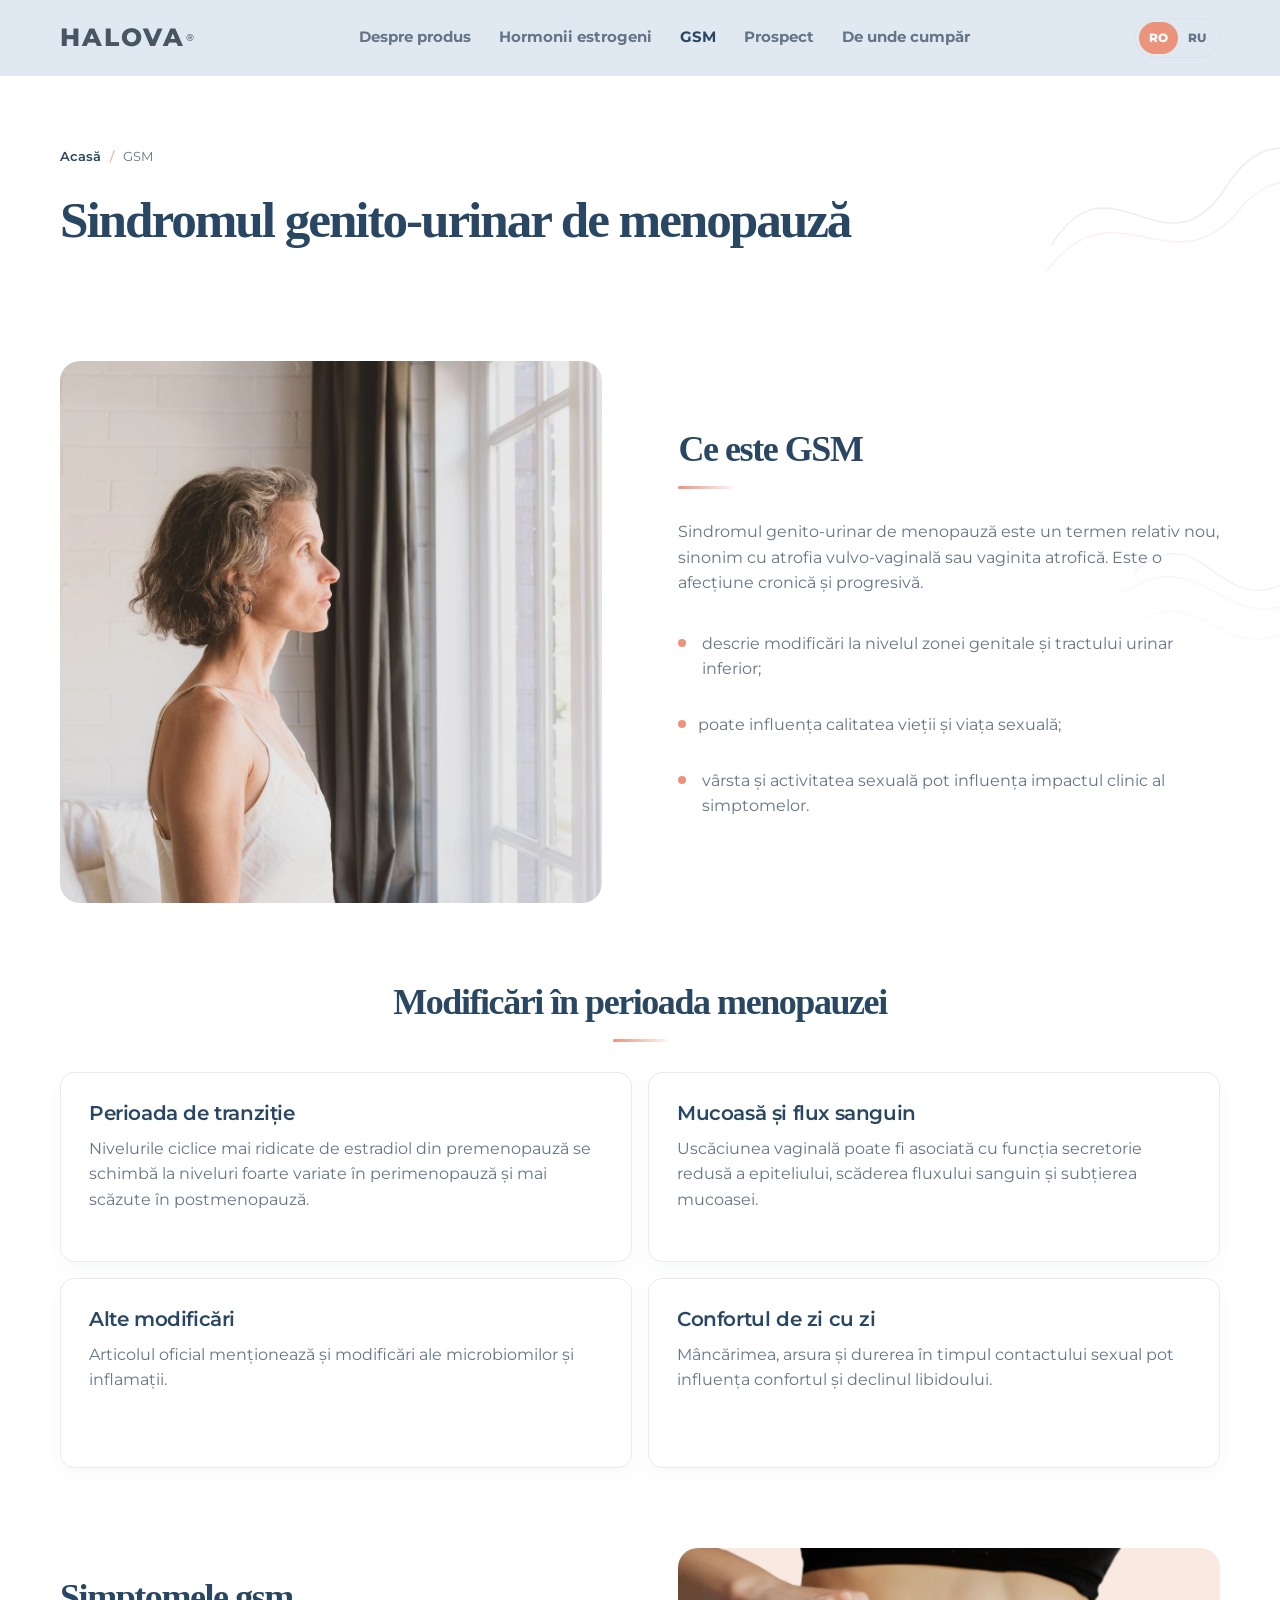
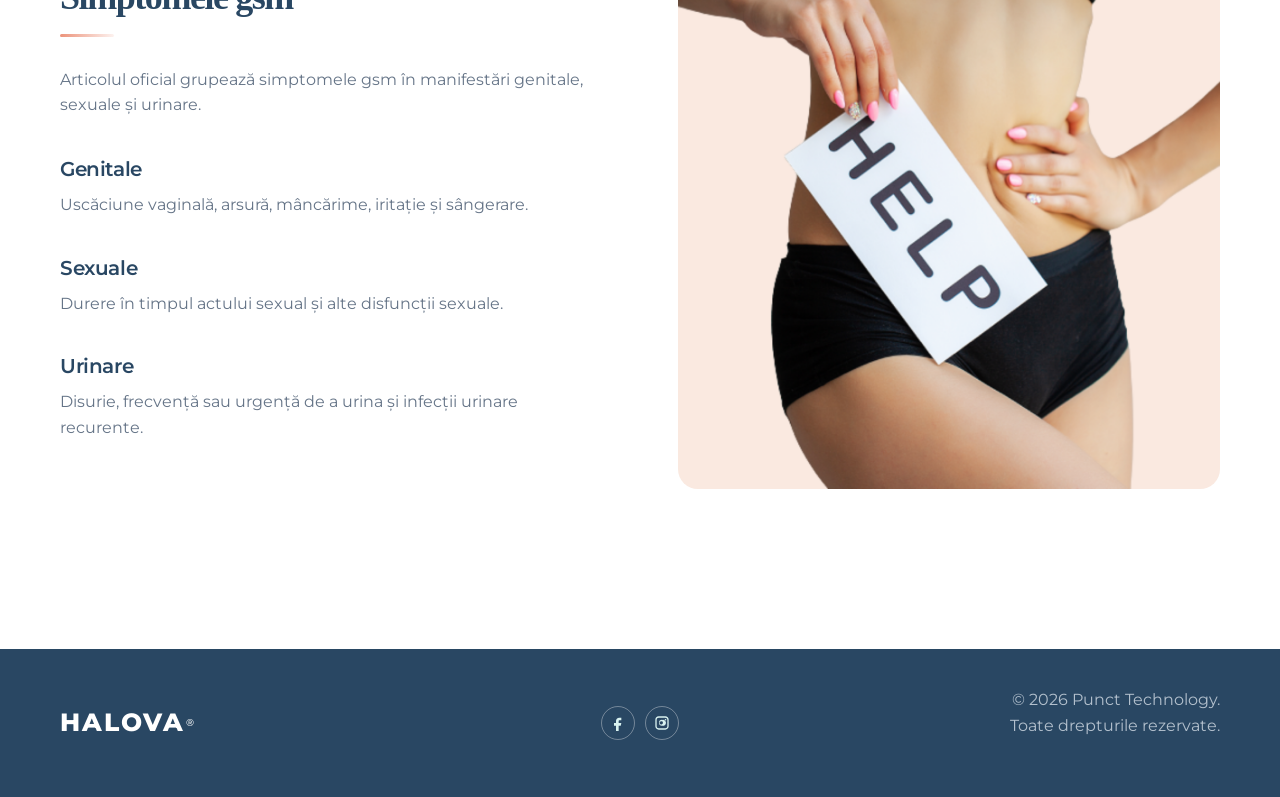
<file: ro/gsm.html>
<!doctype html>
<html lang="ro">
  <head>
    <meta charset="utf-8" />
    <meta name="viewport" content="width=device-width,initial-scale=1" />
    <!--#config errmsg="" --><!--#include virtual="/includes/head.html" -->
    <title>Sindromul genito-urinar de menopauză (GSM) | HALOVA</title>
    <meta name="description" content="Ce este sindromul genito-urinar de menopauză (GSM): simptome genitale, sexuale și urinare, schimbările din menopauză și impactul asupra confortului zilnic." />
    <meta name="keywords" content="GSM, sindromul genito-urinar de menopauză, atrofie vulvo-vaginală, vaginită atrofică, menopauză, uscăciune vaginală, simptome" />
    <link rel="canonical" href="<!--#include virtual='/includes/site-url.txt' -->/ro/gsm" />
    <link rel="alternate" hreflang="ro" href="<!--#include virtual='/includes/site-url.txt' -->/ro/gsm" />
    <link rel="alternate" hreflang="ru" href="<!--#include virtual='/includes/site-url.txt' -->/ru/gsm" />
    <link rel="alternate" hreflang="x-default" href="<!--#include virtual='/includes/site-url.txt' -->/ro/gsm" />
    <meta property="og:type" content="website" />
    <meta property="og:site_name" content="HALOVA" />
    <meta property="og:locale" content="ro_RO" />
    <meta property="og:locale:alternate" content="ru_RU" />
    <meta property="og:title" content="Sindromul genito-urinar de menopauză (GSM) | HALOVA" />
    <meta property="og:description" content="Ce este sindromul genito-urinar de menopauză (GSM): simptome genitale, sexuale și urinare, schimbările din menopauză și impactul asupra confortului zilnic." />
    <meta property="og:url" content="<!--#include virtual='/includes/site-url.txt' -->/ro/gsm" />
    <meta property="og:image" content="<!--#include virtual='/includes/site-url.txt' -->/img/og-image.jpg" />
    <meta property="og:image:type" content="image/jpeg" />
    <meta property="og:image:width" content="1200" />
    <meta property="og:image:height" content="630" />
    <meta property="og:image:alt" content="Ambalajul HALOVA® — supozitoare cu acid hialuronic" />
    <meta name="twitter:card" content="summary_large_image" />
    <meta name="twitter:title" content="Sindromul genito-urinar de menopauză (GSM) | HALOVA" />
    <meta name="twitter:description" content="Ce este sindromul genito-urinar de menopauză (GSM): simptome genitale, sexuale și urinare, schimbările din menopauză și impactul asupra confortului zilnic." />
    <meta name="twitter:image" content="<!--#include virtual='/includes/site-url.txt' -->/img/og-image.jpg" />
    <meta name="twitter:image:alt" content="Ambalajul HALOVA® — supozitoare cu acid hialuronic" />
    <link rel="stylesheet" href="../css/style.css" />
    <script type="application/ld+json">
      {
        "@context": "https://schema.org",
        "@graph": [
          {
            "@type": "Organization",
            "@id": "<!--#include virtual='/includes/site-url.txt' -->/#organization",
            "name": "Perfect Care Distribution SRL",
            "address": {
              "@type": "PostalAddress",
              "streetAddress": "str. Complexului nr. 82",
              "addressLocality": "Mihăilești",
              "addressRegion": "Giurgiu",
              "postalCode": "085200",
              "addressCountry": "RO"
            },
            "sameAs": [
              "https://www.facebook.com/perfectcare_",
              "https://www.instagram.com/perfectcare_/"
            ]
          },
          {
            "@type": "WebSite",
            "@id": "<!--#include virtual='/includes/site-url.txt' -->/#website",
            "url": "<!--#include virtual='/includes/site-url.txt' -->/",
            "name": "HALOVA",
            "inLanguage": [
              "ro",
              "ru"
            ],
            "publisher": {
              "@id": "<!--#include virtual='/includes/site-url.txt' -->/#organization"
            }
          },
          {
            "@type": "MedicalWebPage",
            "@id": "<!--#include virtual='/includes/site-url.txt' -->/ro/gsm#webpage",
            "url": "<!--#include virtual='/includes/site-url.txt' -->/ro/gsm",
            "name": "Sindromul genito-urinar de menopauză (GSM) | HALOVA",
            "description": "Ce este sindromul genito-urinar de menopauză (GSM): simptome genitale, sexuale și urinare, schimbările din menopauză și impactul asupra confortului zilnic.",
            "inLanguage": "ro",
            "isPartOf": {
              "@id": "<!--#include virtual='/includes/site-url.txt' -->/#website"
            },
            "publisher": {
              "@id": "<!--#include virtual='/includes/site-url.txt' -->/#organization"
            },
            "breadcrumb": {
              "@id": "<!--#include virtual='/includes/site-url.txt' -->/ro/gsm#breadcrumb"
            },
            "about": {
              "@type": "MedicalCondition",
              "name": "Sindromul genito-urinar de menopauză",
              "alternateName": [
                "GSM",
                "Atrofie vulvo-vaginală",
                "Vaginită atrofică"
              ]
            }
          },
          {
            "@type": "BreadcrumbList",
            "@id": "<!--#include virtual='/includes/site-url.txt' -->/ro/gsm#breadcrumb",
            "itemListElement": [
              {
                "@type": "ListItem",
                "position": 1,
                "name": "Acasă",
                "item": "<!--#include virtual='/includes/site-url.txt' -->/ro/"
              },
              {
                "@type": "ListItem",
                "position": 2,
                "name": "GSM",
                "item": "<!--#include virtual='/includes/site-url.txt' -->/ro/gsm"
              }
            ]
          }
        ]
      }
    </script>
  </head>
  <body>
    <!--#config errmsg="" --><!--#include virtual="/includes/body.html" -->
    <header class="header">
      <div class="container header__inner">
        <a class="brand" href="/ro/">HALOVA</a>
        <nav class="nav" id="site-nav">
          <ul class="nav__list">
            <li><a href="/ro/despre-produs.html">Despre produs</a></li>
            <li><a href="/ro/estrogen.html">Hormonii estrogeni</a></li>
            <li><a href="/ro/gsm.html" aria-current="page">GSM</a></li>
            <li><a href="/ro/prospect.html">Prospect</a></li>
            <li><a href="/ro/unde-cumpar.html">De unde cumpăr</a></li>
          </ul>
        </nav>
        <div class="header__right">
          <div class="language">
            <a href="/ro/gsm.html" aria-current="true">RO</a><a href="/ru/gsm.html">RU</a>
          </div>
          <button
            class="menu-button"
            aria-label="Deschide meniul"
            aria-expanded="false"
            aria-controls="site-nav"
          >
            ☰
          </button>
        </div>
      </div>
    </header>
    <main>
      <section class="page-hero page-hero--centered">
        <div class="container">
          <nav class="breadcrumbs breadcrumbs--hero" aria-label="Breadcrumb">
            <div class="breadcrumbs__inner">
              <a href="/ro/">Acasă</a><span class="breadcrumbs__separator">/</span
              ><span class="breadcrumbs__current" aria-current="page">GSM</span>
            </div>
          </nav>
          <h1>Sindromul genito-urinar de menopauză</h1>
        </div>
      </section>
      <section class="section indications-story">
        <div class="container">
          <section class="indication-feature">
            <div class="indication-feature__items split-layout grid grid--2">
              <div class="indication-feature__item">
                <figure class="indication-media">
                  <img src="../img/women_02.webp?v=2" alt="Sănătatea femeii" />
                </figure>
              </div>
              <div class="indication-feature__item">
                <h2>Ce este GSM</h2>
                <p>
                  Sindromul genito-urinar de menopauză este un termen relativ nou, sinonim cu
                  atrofia vulvo-vaginală sau vaginita atrofică. Este o afecțiune cronică și
                  progresivă.
                </p>
                <ul class="feature-item__list list-reset">
                  <li>
                    descrie modificări la nivelul zonei genitale și tractului urinar inferior;
                  </li>
                  <li>poate influența calitatea vieții și viața sexuală;</li>
                  <li>
                    vârsta și activitatea sexuală pot influența impactul clinic al simptomelor.
                  </li>
                </ul>
              </div>
            </div>
          </section>
          <section class="indication-feature indication-feature--gsm">
            <div class="indication-feature__items split-layout grid grid--2">
              <div class="indication-feature__item">
                <figure class="indication-media indication-media--doctor">
                        <img src="../img/help.webp?v=1" alt="Discuție cu medicul" />
                </figure>
              </div>
              <div class="indication-feature__item">
                <h2>Simptomele gsm</h2>
                <p>
                  Articolul oficial grupează simptomele gsm în manifestări genitale, sexuale și
                  urinare.
                </p>
                <ul class="feature-item__list list-reset">
                  <li>
                    <h3>Genitale</h3>
                    <p>
                      Uscăciune vaginală, arsură, mâncărime, iritație și sângerare.
                    </p>
                  </li>
                  <li>
                    <h3>Sexuale</h3>
                    <p>
                      Durere în timpul actului sexual și alte disfuncții sexuale.
                    </p>
                  </li>
                  <li>
                    <h3>Urinare</h3>
                    <p>
                      Disurie, frecvență sau urgență de a urina și infecții urinare recurente.
                    </p>
                  </li>
                </ul>
              </div>
            </div>
          </section>
          <section class="info-cards--manifestations">
            <h2 class="center">Modificări în perioada menopauzei</h2>
            <div class="info-cards__items grid grid--2">
              <article class="info-card card-surface grid">
                <div class="info-card__content">
                  <h3>Perioada de tranziție</h3>
                  <p>
                    Nivelurile ciclice mai ridicate de estradiol din premenopauză se schimbă la
                    niveluri foarte variate în perimenopauză și mai scăzute în postmenopauză.
                  </p>
                </div>
              </article>
              <article class="info-card card-surface grid">
                <div class="info-card__content">
                  <h3>Mucoasă și flux sanguin</h3>
                  <p>
                    Uscăciunea vaginală poate fi asociată cu funcția secretorie redusă a
                    epiteliului, scăderea fluxului sanguin și subțierea mucoasei.
                  </p>
                </div>
              </article>
              <article class="info-card card-surface grid">
                <div class="info-card__content">
                  <h3>Alte modificări</h3>
                  <p>
                    Articolul oficial menționează și modificări ale microbiomilor și inflamații.
                  </p>
                </div>
              </article>
              <article class="info-card card-surface grid">
                <div class="info-card__content">
                  <h3>Confortul de zi cu zi</h3>
                  <p>
                    Mâncărimea, arsura și durerea în timpul contactului sexual pot influența
                    confortul și declinul libidoului.
                  </p>
                </div>
              </article>
            </div>
          </section>
        </div>
      </section>
    </main>
    <footer class="footer">
      <div class="container footer__inner grid grid--3">
        <a class="brand" href="/ro/">HALOVA</a>
        <p>© 2026 <a href="https://punct.md" target="_blank" rel="noopener">Punct Technology</a>.<br />Toate drepturile rezervate.</p>
      </div>
    </footer>
    <script src="../js/main.js"></script>
  </body>
</html>
</file>
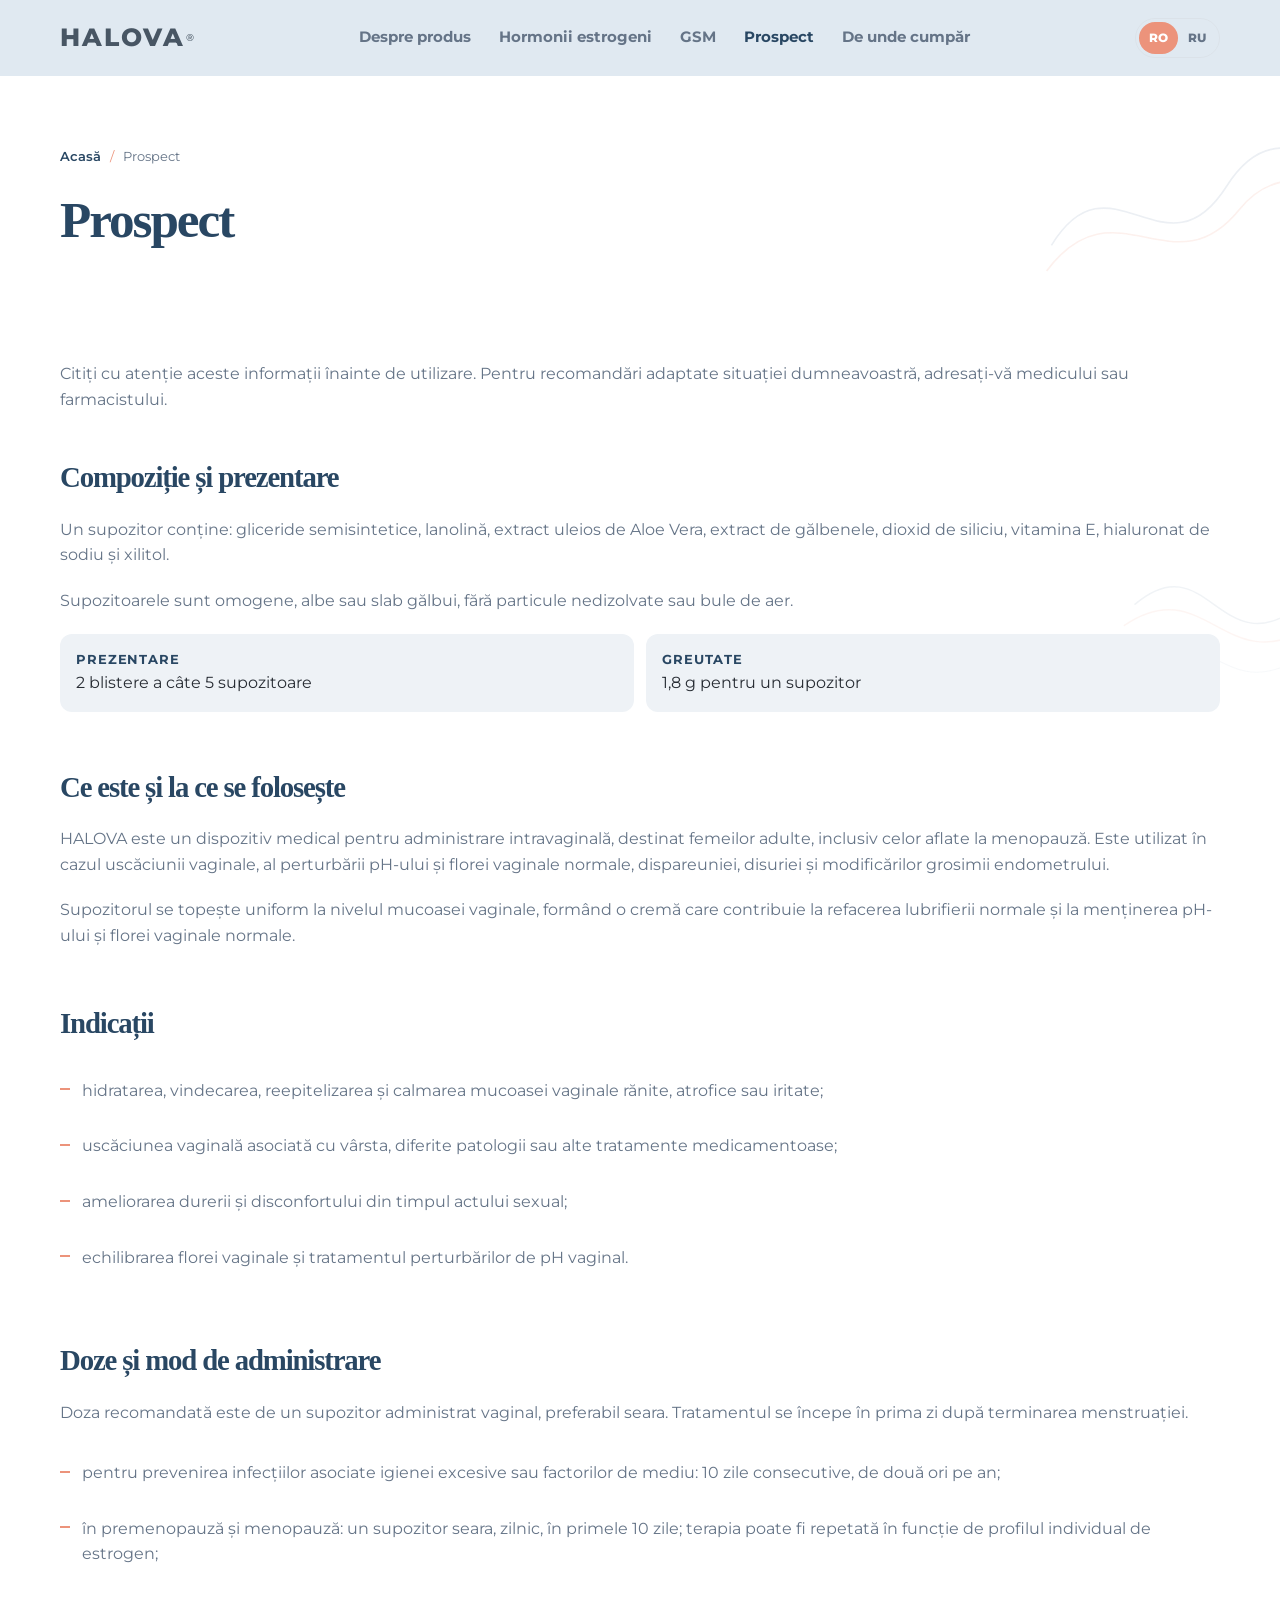
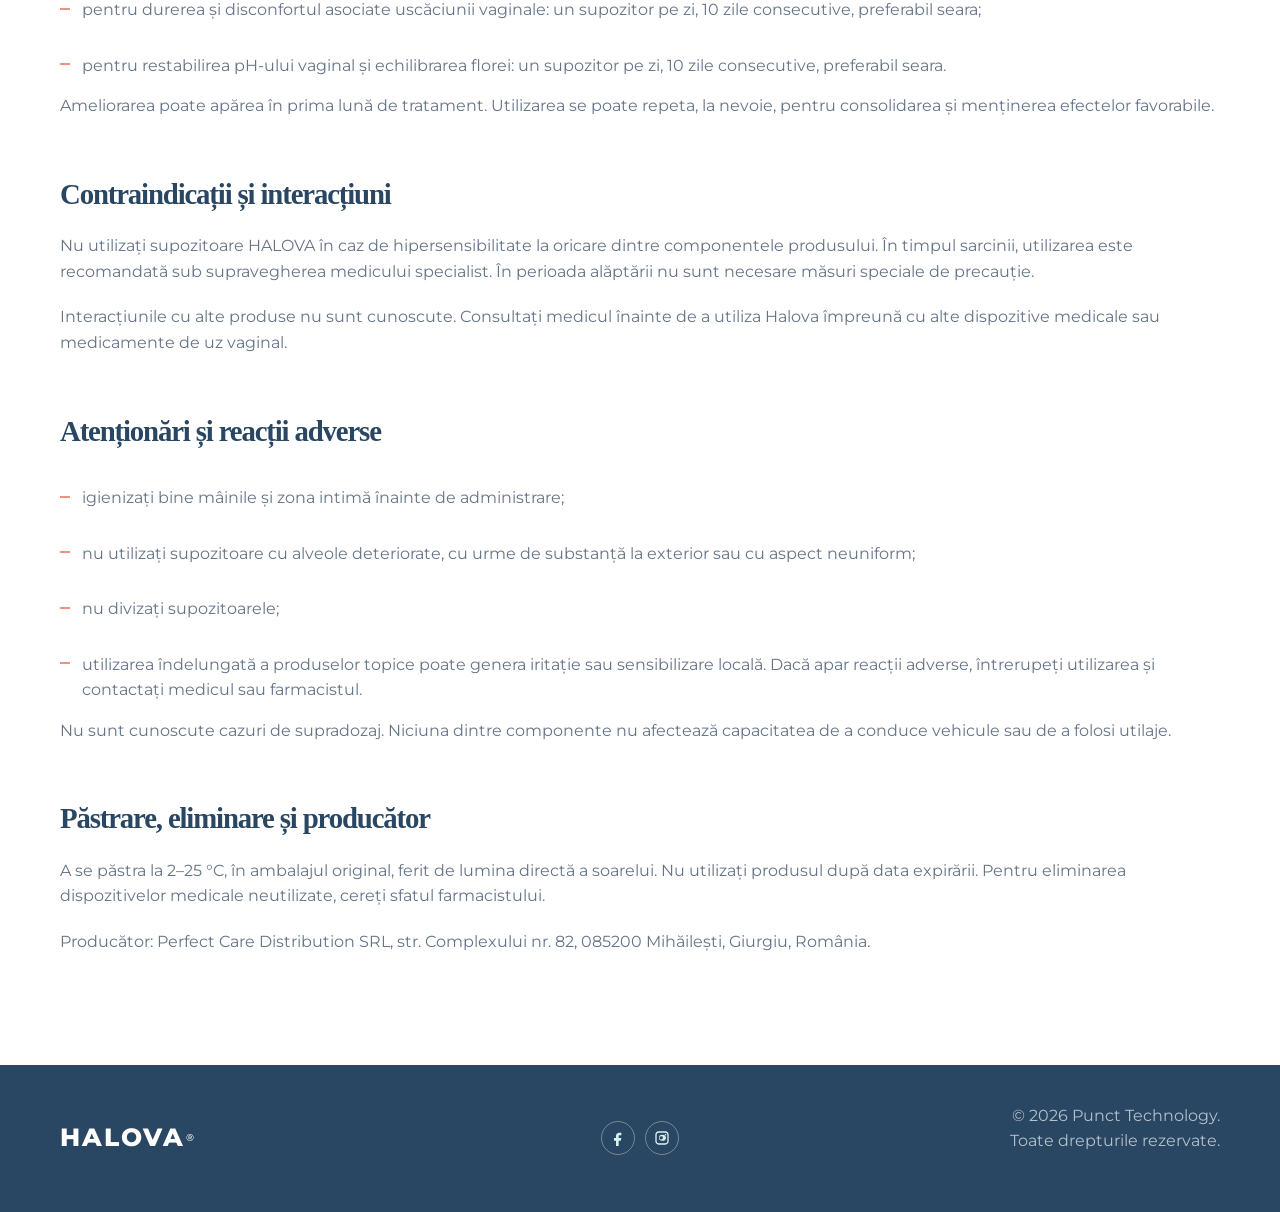
<file: ro/prospect.html>
<!doctype html>
<html lang="ro">
  <head>
    <meta charset="utf-8" />
    <meta name="viewport" content="width=device-width,initial-scale=1" />
    <!--#config errmsg="" --><!--#include virtual="/includes/head.html" -->
    <title>Prospect HALOVA® — instrucțiuni de utilizare</title>
    <meta name="description" content="Prospectul HALOVA®: compoziție, indicații, doze și mod de administrare, contraindicații, reacții adverse și condiții de păstrare a supozitoarelor." />
    <meta name="keywords" content="prospect HALOVA, instrucțiuni de utilizare, compoziție, indicații, doze, contraindicații, reacții adverse, supozitoare" />
    <link rel="canonical" href="<!--#include virtual='/includes/site-url.txt' -->/ro/prospect" />
    <link rel="alternate" hreflang="ro" href="<!--#include virtual='/includes/site-url.txt' -->/ro/prospect" />
    <link rel="alternate" hreflang="ru" href="<!--#include virtual='/includes/site-url.txt' -->/ru/instrukciya" />
    <link rel="alternate" hreflang="x-default" href="<!--#include virtual='/includes/site-url.txt' -->/ro/prospect" />
    <meta property="og:type" content="website" />
    <meta property="og:site_name" content="HALOVA" />
    <meta property="og:locale" content="ro_RO" />
    <meta property="og:locale:alternate" content="ru_RU" />
    <meta property="og:title" content="Prospect HALOVA® — instrucțiuni de utilizare" />
    <meta property="og:description" content="Prospectul HALOVA®: compoziție, indicații, doze și mod de administrare, contraindicații, reacții adverse și condiții de păstrare a supozitoarelor." />
    <meta property="og:url" content="<!--#include virtual='/includes/site-url.txt' -->/ro/prospect" />
    <meta property="og:image" content="<!--#include virtual='/includes/site-url.txt' -->/img/og-image.jpg" />
    <meta property="og:image:type" content="image/jpeg" />
    <meta property="og:image:width" content="1200" />
    <meta property="og:image:height" content="630" />
    <meta property="og:image:alt" content="Ambalajul HALOVA® — supozitoare cu acid hialuronic" />
    <meta name="twitter:card" content="summary_large_image" />
    <meta name="twitter:title" content="Prospect HALOVA® — instrucțiuni de utilizare" />
    <meta name="twitter:description" content="Prospectul HALOVA®: compoziție, indicații, doze și mod de administrare, contraindicații, reacții adverse și condiții de păstrare a supozitoarelor." />
    <meta name="twitter:image" content="<!--#include virtual='/includes/site-url.txt' -->/img/og-image.jpg" />
    <meta name="twitter:image:alt" content="Ambalajul HALOVA® — supozitoare cu acid hialuronic" />
    <link rel="stylesheet" href="../css/style.css" />
    <script type="application/ld+json">
      {
        "@context": "https://schema.org",
        "@graph": [
          {
            "@type": "Organization",
            "@id": "<!--#include virtual='/includes/site-url.txt' -->/#organization",
            "name": "Perfect Care Distribution SRL",
            "address": {
              "@type": "PostalAddress",
              "streetAddress": "str. Complexului nr. 82",
              "addressLocality": "Mihăilești",
              "addressRegion": "Giurgiu",
              "postalCode": "085200",
              "addressCountry": "RO"
            },
            "sameAs": [
              "https://www.facebook.com/perfectcare_",
              "https://www.instagram.com/perfectcare_/"
            ]
          },
          {
            "@type": "WebSite",
            "@id": "<!--#include virtual='/includes/site-url.txt' -->/#website",
            "url": "<!--#include virtual='/includes/site-url.txt' -->/",
            "name": "HALOVA",
            "inLanguage": [
              "ro",
              "ru"
            ],
            "publisher": {
              "@id": "<!--#include virtual='/includes/site-url.txt' -->/#organization"
            }
          },
          {
            "@type": "MedicalWebPage",
            "@id": "<!--#include virtual='/includes/site-url.txt' -->/ro/prospect#webpage",
            "url": "<!--#include virtual='/includes/site-url.txt' -->/ro/prospect",
            "name": "Prospect HALOVA® — instrucțiuni de utilizare",
            "description": "Prospectul HALOVA®: compoziție, indicații, doze și mod de administrare, contraindicații, reacții adverse și condiții de păstrare a supozitoarelor.",
            "inLanguage": "ro",
            "isPartOf": {
              "@id": "<!--#include virtual='/includes/site-url.txt' -->/#website"
            },
            "publisher": {
              "@id": "<!--#include virtual='/includes/site-url.txt' -->/#organization"
            },
            "breadcrumb": {
              "@id": "<!--#include virtual='/includes/site-url.txt' -->/ro/prospect#breadcrumb"
            },
            "about": {
              "@id": "<!--#include virtual='/includes/site-url.txt' -->/#product"
            }
          },
          {
            "@type": "BreadcrumbList",
            "@id": "<!--#include virtual='/includes/site-url.txt' -->/ro/prospect#breadcrumb",
            "itemListElement": [
              {
                "@type": "ListItem",
                "position": 1,
                "name": "Acasă",
                "item": "<!--#include virtual='/includes/site-url.txt' -->/ro/"
              },
              {
                "@type": "ListItem",
                "position": 2,
                "name": "Prospect",
                "item": "<!--#include virtual='/includes/site-url.txt' -->/ro/prospect"
              }
            ]
          },
          {
            "@type": "MedicalDevice",
            "@id": "<!--#include virtual='/includes/site-url.txt' -->/#product",
            "name": "HALOVA",
            "description": "Supozitoare cu acid hialuronic, aloe vera, extract de gălbenele, vitamina E și xilitol pentru hidratarea și calmarea mucoasei vaginale uscate, atrofice sau iritate.",
            "image": "<!--#include virtual='/includes/site-url.txt' -->/img/halova.webp",
            "url": "<!--#include virtual='/includes/site-url.txt' -->/ro/despre-produs"
          }
        ]
      }
    </script>
  </head>
  <body>
    <!--#config errmsg="" --><!--#include virtual="/includes/body.html" -->
    <header class="header">
      <div class="container header__inner">
        <a class="brand" href="/ro/">HALOVA</a>
        <nav class="nav" id="site-nav">
          <ul class="nav__list">
            <li><a href="/ro/despre-produs.html">Despre produs</a></li>
            <li><a href="/ro/estrogen.html">Hormonii estrogeni</a></li>
            <li><a href="/ro/gsm.html">GSM</a></li>
            <li><a href="/ro/prospect.html" aria-current="page">Prospect</a></li>
            <li><a href="/ro/unde-cumpar.html">De unde cumpăr</a></li>
          </ul>
        </nav>
        <div class="header__right">
          <div class="language">
            <a href="/ro/prospect.html" aria-current="true">RO</a
            ><a href="/ru/instrukciya.html">RU</a>
          </div>
          <button
            class="menu-button"
            aria-label="Deschide meniul"
            aria-expanded="false"
            aria-controls="site-nav"
          >
            ☰
          </button>
        </div>
      </div>
    </header>
    <main>
      <section class="page-hero">
        <div class="container">
          <nav class="breadcrumbs breadcrumbs--hero" aria-label="Breadcrumb">
            <div class="breadcrumbs__inner">
              <a href="/ro/">Acasă</a><span class="breadcrumbs__separator">/</span
              ><span class="breadcrumbs__current" aria-current="page">Prospect</span>
            </div>
          </nav>
          <h1>Prospect</h1>
        </div>
      </section>
      <section class="section">
        <div class="container prospect">
          <p>
            Citiți cu atenție aceste informații înainte de utilizare. Pentru recomandări adaptate
            situației dumneavoastră, adresați-vă medicului sau farmacistului.
          </p>

          <article class="prospect__section">
            <h2>Compoziție și prezentare</h2>
            <p>
              Un supozitor conține: gliceride semisintetice, lanolină, extract uleios
              de Aloe Vera, extract de gălbenele, dioxid de siliciu,
              vitamina E, hialuronat de sodiu și xilitol.
              <!--
              Un supozitor conține: gliceride semisintetice — 1587 mg, lanolină — 50 mg, extract uleios
              de Aloe Vera — 60 mg, extract de gălbenele — 60 mg, dioxid de siliciu — 25 mg,
              vitamina E — 10 mg, hialuronat de sodiu — 5 mg și xilitol — 3 mg.
              -->
            </p>
            <p>
              Supozitoarele sunt omogene, albe sau slab gălbui, fără particule nedizolvate sau bule de
              aer.
            </p>
            <div class="prospect__facts grid grid--2">
              <div class="prospect__fact">
                <strong>Prezentare</strong><span>2 blistere a câte 5 supozitoare</span>
              </div>
              <div class="prospect__fact">
                <strong>Greutate</strong><span>1,8 g pentru un supozitor</span>
              </div>
            </div>
          </article>

          <article class="prospect__section">
            <h2>Ce este și la ce se folosește</h2>
            <p>
              HALOVA este un dispozitiv medical pentru administrare intravaginală, destinat femeilor
              adulte, inclusiv celor aflate la menopauză. Este utilizat în cazul uscăciunii
              vaginale, al perturbării pH-ului și florei vaginale normale, dispareuniei, disuriei și
              modificărilor grosimii endometrului.
            </p>
            <p>
              Supozitorul se topește uniform la nivelul mucoasei vaginale, formând o cremă care
              contribuie la refacerea lubrifierii normale și la menținerea pH-ului și florei
              vaginale normale.
            </p>
          </article>

          <article class="prospect__section">
            <h2>Indicații</h2>
            <ul>
              <li>
                hidratarea, vindecarea, reepitelizarea și calmarea mucoasei vaginale rănite,
                atrofice sau iritate;
              </li>
              <li>
                uscăciunea vaginală asociată cu vârsta, diferite patologii sau alte tratamente
                medicamentoase;
              </li>
              <li>ameliorarea durerii și disconfortului din timpul actului sexual;</li>
              <li>echilibrarea florei vaginale și tratamentul perturbărilor de pH vaginal.</li>
            </ul>
          </article>

          <article class="prospect__section">
            <h2>Doze și mod de administrare</h2>
            <p>
              Doza recomandată este de un supozitor administrat vaginal, preferabil seara. Tratamentul se
              începe în prima zi după terminarea menstruației.
            </p>
            <ul>
              <li>
                pentru prevenirea infecțiilor asociate igienei excesive sau factorilor de mediu: 10
                zile consecutive, de două ori pe an;
              </li>
              <li>
                în premenopauză și menopauză: un supozitor seara, zilnic, în primele 10 zile; terapia
                poate fi repetată în funcție de profilul individual de estrogen;
              </li>
              <li>
                pentru durerea și disconfortul asociate uscăciunii vaginale: un supozitor pe zi, 10 zile
                consecutive, preferabil seara;
              </li>
              <li>
                pentru restabilirea pH-ului vaginal și echilibrarea florei: un supozitor pe zi, 10 zile
                consecutive, preferabil seara.
              </li>
            </ul>
            <p>
              Ameliorarea poate apărea în prima lună de tratament. Utilizarea se poate repeta, la
              nevoie, pentru consolidarea și menținerea efectelor favorabile.
            </p>
          </article>

          <article class="prospect__section">
            <h2>Contraindicații și interacțiuni</h2>
            <p>
              Nu utilizați supozitoare HALOVA în caz de hipersensibilitate la oricare dintre componentele
              produsului. În timpul sarcinii, utilizarea este recomandată sub supravegherea
              medicului specialist. În perioada alăptării nu sunt necesare măsuri speciale de
              precauție.
            </p>
            <p>
              Interacțiunile cu alte produse nu sunt cunoscute. Consultați medicul înainte de a
              utiliza Halova împreună cu alte dispozitive medicale sau medicamente de uz vaginal.
            </p>
          </article>

          <article class="prospect__section">
            <h2>Atenționări și reacții adverse</h2>
            <ul>
              <li>igienizați bine mâinile și zona intimă înainte de administrare;</li>
              <li>
                nu utilizați supozitoare cu alveole deteriorate, cu urme de substanță la exterior sau cu
                aspect neuniform;
              </li>
              <li>nu divizați supozitoarele;</li>
              <li>
                utilizarea îndelungată a produselor topice poate genera iritație sau sensibilizare
                locală. Dacă apar reacții adverse, întrerupeți utilizarea și contactați medicul sau
                farmacistul.
              </li>
            </ul>
            <p>
              Nu sunt cunoscute cazuri de supradozaj. Niciuna dintre componente nu afectează
              capacitatea de a conduce vehicule sau de a folosi utilaje.
            </p>
          </article>

          <article class="prospect__section">
            <h2>Păstrare, eliminare și producător</h2>
            <p>
              A se păstra la 2–25 °C, în ambalajul original, ferit de lumina directă a soarelui. Nu
              utilizați produsul după data expirării. Pentru eliminarea dispozitivelor medicale
              neutilizate, cereți sfatul farmacistului.
            </p>
            <p>
              Producător: Perfect Care Distribution SRL, str. Complexului nr. 82, 085200 Mihăilești,
              Giurgiu, România.
            </p>
          </article>
        </div>
        <div class="container prospect" hidden>
          <p>
            Citiți cu atenție aceste informații înainte de utilizare. Pentru recomandări adaptate
            situației dumneavoastră, adresați-vă medicului sau farmacistului.
          </p>
          <article class="prospect__section">
            <h2>Compoziție și prezentare</h2>
            <p>
              Un supozitor conține subgalat de bismut, colagen vegetal, extracte de cimbru, goldenseal,
              gălbenele și turmeric, hexylresorcinol, precum și excipienți. Supozitoarele sunt omogene,
              galbene până la galben închis. Cutia conține două blistere a câte cinci supozitoare.
            </p>
            <div class="prospect__facts grid grid--2">
              <div class="prospect__fact">
                <strong>Prezentare</strong><span>10 supozitoare, câte 2 g</span>
              </div>
              <div class="prospect__fact">
                <strong>Utilizatori</strong><span>Femei adulte, inclusiv la menopauză</span>
              </div>
            </div>
          </article>
          <article class="prospect__section">
            <h2>La ce este utilizat</h2>
            <p>
              Conform prospectului, HALOVA® este indicat în contextul vulvovaginitelor acute și
              cronice, eroziunilor de col uterin, sângerărilor vaginale de origine traumatică și
              perturbărilor pH-ului vaginal sau ale florei vaginale normale.
            </p>
            <p>
              Poate fi luat în considerare pentru recuperarea postoperatorie după intervenții
              ginecologice și ca adjuvant al tratamentelor cu antibiotice ori antifungice, la
              recomandarea specialistului.
            </p>
          </article>
          <article class="prospect__section">
            <h2>Simptome menționate în prospect</h2>
            <ul>
              <li>prurit, senzație de arsură sau eritem vulvovaginal;</li>
              <li>leucoree patologică;</li>
              <li>durere la contact sexual sau disurie;</li>
              <li>sângerări vaginale asociate eroziunilor colului uterin.</li>
            </ul>
          </article>
          <article class="prospect__section">
            <h2>Mod de administrare</h2>
            <p>
              Se administrează un supozitor intravaginal, de preferință seara înainte de culcare sau
              conform prescripției medicale. Utilizarea începe după menstruație. Durata indicată în
              prospect este de 10 sau 15 zile pe lună sau cea recomandată de medic.
            </p>
            <p>
              Spălați mâinile și zona intimă înainte de administrare. Scoateți supozitorul din blister și
              introduceți-l cât mai profund în vagin, de preferat în poziție culcată.
            </p>
          </article>
          <article class="prospect__section">
            <h2>Contraindicații și precauții</h2>
            <p>
              Nu utilizați produsul în caz de hipersensibilitate la oricare dintre componente. În
              timpul sarcinii este recomandată consultarea medicului. Înainte de asocierea cu alte
              produse vaginale sau dispozitive medicale, cereți sfatul unui specialist.
            </p>
            <ul>
              <li>Nu utilizați supozitoare cu blister deteriorat ori aspect neuniform.</li>
              <li>
                Produsul este exclusiv pentru utilizare vaginală; nu îl înghițiți și evitați
                contactul cu ochii.
              </li>
              <li>Produsul poate afecta eficacitatea prezervativelor și diafragmelor din latex.</li>
              <li>A nu se lăsa la îndemâna copiilor.</li>
            </ul>
          </article>
          <article class="prospect__section">
            <h2>Reacții adverse, păstrare și eliminare</h2>
            <p>
              Utilizarea îndelungată a produselor topice poate provoca iritație locală sau
              sensibilizare. Dacă apar reacții adverse, opriți utilizarea și contactați medicul sau
              farmacistul.
            </p>
            <p>
              A se păstra în ambalajul original, ferit de lumina directă a soarelui, la 2–25 °C. Nu
              utilizați produsul după data expirării. Întrebați farmacistul despre eliminarea
              dispozitivelor medicale neutilizate.
            </p>
          </article>
        </div>
      </section>
    </main>
    <footer class="footer">
      <div class="container footer__inner grid grid--3">
        <a class="brand" href="/ro/">HALOVA</a>
        <p>© 2026 <a href="https://punct.md" target="_blank" rel="noopener">Punct Technology</a>.<br />Toate drepturile rezervate.</p>
      </div>
    </footer>
    <script src="../js/main.js"></script>
  </body>
</html>
</file>
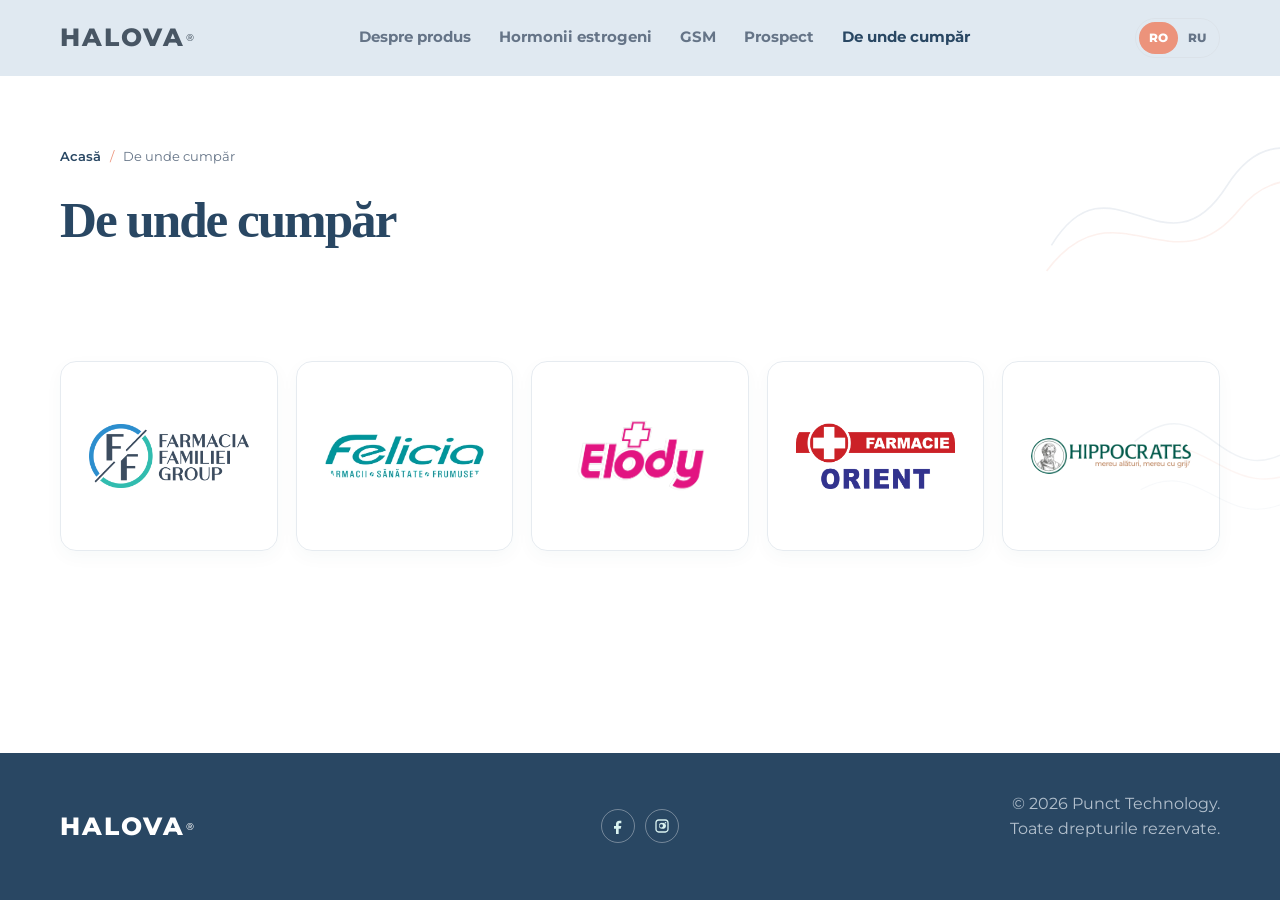
<file: ro/unde-cumpar.html>
<!doctype html>
<html lang="ro">
  <head>
    <meta charset="utf-8" />
    <meta name="viewport" content="width=device-width,initial-scale=1" />
    <!--#config errmsg="" --><!--#include virtual="/includes/head.html" -->
    <title>De unde cumpăr HALOVA® în Moldova — farmacii</title>
    <meta name="description" content="HALOVA® este disponibil în farmaciile din Republica Moldova: Farmacia Familiei, Felicia, Elody, Orient și Hippocrates." />
    <meta name="keywords" content="unde cumpăr HALOVA, HALOVA farmacie, HALOVA Moldova, Farmacia Familiei, Felicia, Elody, Orient, Hippocrates" />
    <link rel="canonical" href="<!--#include virtual='/includes/site-url.txt' -->/ro/unde-cumpar" />
    <link rel="alternate" hreflang="ro" href="<!--#include virtual='/includes/site-url.txt' -->/ro/unde-cumpar" />
    <link rel="alternate" hreflang="ru" href="<!--#include virtual='/includes/site-url.txt' -->/ru/gde-kupit" />
    <link rel="alternate" hreflang="x-default" href="<!--#include virtual='/includes/site-url.txt' -->/ro/unde-cumpar" />
    <meta property="og:type" content="website" />
    <meta property="og:site_name" content="HALOVA" />
    <meta property="og:locale" content="ro_RO" />
    <meta property="og:locale:alternate" content="ru_RU" />
    <meta property="og:title" content="De unde cumpăr HALOVA® în Moldova — farmacii" />
    <meta property="og:description" content="HALOVA® este disponibil în farmaciile din Republica Moldova: Farmacia Familiei, Felicia, Elody, Orient și Hippocrates." />
    <meta property="og:url" content="<!--#include virtual='/includes/site-url.txt' -->/ro/unde-cumpar" />
    <meta property="og:image" content="<!--#include virtual='/includes/site-url.txt' -->/img/og-image.jpg" />
    <meta property="og:image:type" content="image/jpeg" />
    <meta property="og:image:width" content="1200" />
    <meta property="og:image:height" content="630" />
    <meta property="og:image:alt" content="Ambalajul HALOVA® — supozitoare cu acid hialuronic" />
    <meta name="twitter:card" content="summary_large_image" />
    <meta name="twitter:title" content="De unde cumpăr HALOVA® în Moldova — farmacii" />
    <meta name="twitter:description" content="HALOVA® este disponibil în farmaciile din Republica Moldova: Farmacia Familiei, Felicia, Elody, Orient și Hippocrates." />
    <meta name="twitter:image" content="<!--#include virtual='/includes/site-url.txt' -->/img/og-image.jpg" />
    <meta name="twitter:image:alt" content="Ambalajul HALOVA® — supozitoare cu acid hialuronic" />
    <link rel="stylesheet" href="../css/style.css" />
    <script type="application/ld+json">
      {
        "@context": "https://schema.org",
        "@graph": [
          {
            "@type": "Organization",
            "@id": "<!--#include virtual='/includes/site-url.txt' -->/#organization",
            "name": "Perfect Care Distribution SRL",
            "address": {
              "@type": "PostalAddress",
              "streetAddress": "str. Complexului nr. 82",
              "addressLocality": "Mihăilești",
              "addressRegion": "Giurgiu",
              "postalCode": "085200",
              "addressCountry": "RO"
            },
            "sameAs": [
              "https://www.facebook.com/perfectcare_",
              "https://www.instagram.com/perfectcare_/"
            ]
          },
          {
            "@type": "WebSite",
            "@id": "<!--#include virtual='/includes/site-url.txt' -->/#website",
            "url": "<!--#include virtual='/includes/site-url.txt' -->/",
            "name": "HALOVA",
            "inLanguage": [
              "ro",
              "ru"
            ],
            "publisher": {
              "@id": "<!--#include virtual='/includes/site-url.txt' -->/#organization"
            }
          },
          {
            "@type": "WebPage",
            "@id": "<!--#include virtual='/includes/site-url.txt' -->/ro/unde-cumpar#webpage",
            "url": "<!--#include virtual='/includes/site-url.txt' -->/ro/unde-cumpar",
            "name": "De unde cumpăr HALOVA® în Moldova — farmacii",
            "description": "HALOVA® este disponibil în farmaciile din Republica Moldova: Farmacia Familiei, Felicia, Elody, Orient și Hippocrates.",
            "inLanguage": "ro",
            "isPartOf": {
              "@id": "<!--#include virtual='/includes/site-url.txt' -->/#website"
            },
            "publisher": {
              "@id": "<!--#include virtual='/includes/site-url.txt' -->/#organization"
            },
            "breadcrumb": {
              "@id": "<!--#include virtual='/includes/site-url.txt' -->/ro/unde-cumpar#breadcrumb"
            },
            "about": {
              "@id": "<!--#include virtual='/includes/site-url.txt' -->/#product"
            }
          },
          {
            "@type": "BreadcrumbList",
            "@id": "<!--#include virtual='/includes/site-url.txt' -->/ro/unde-cumpar#breadcrumb",
            "itemListElement": [
              {
                "@type": "ListItem",
                "position": 1,
                "name": "Acasă",
                "item": "<!--#include virtual='/includes/site-url.txt' -->/ro/"
              },
              {
                "@type": "ListItem",
                "position": 2,
                "name": "De unde cumpăr",
                "item": "<!--#include virtual='/includes/site-url.txt' -->/ro/unde-cumpar"
              }
            ]
          },
          {
            "@type": "MedicalDevice",
            "@id": "<!--#include virtual='/includes/site-url.txt' -->/#product",
            "name": "HALOVA",
            "description": "Supozitoare cu acid hialuronic, aloe vera, extract de gălbenele, vitamina E și xilitol pentru hidratarea și calmarea mucoasei vaginale uscate, atrofice sau iritate.",
            "image": "<!--#include virtual='/includes/site-url.txt' -->/img/halova.webp",
            "url": "<!--#include virtual='/includes/site-url.txt' -->/ro/despre-produs"
          }
        ]
      }
    </script>
  </head>
  <body>
    <!--#config errmsg="" --><!--#include virtual="/includes/body.html" -->
    <header class="header">
      <div class="container header__inner">
        <a class="brand" href="/ro/">HALOVA</a>
        <nav class="nav" id="site-nav">
          <ul class="nav__list">
            <li><a href="/ro/despre-produs.html">Despre produs</a></li>
            <li><a href="/ro/estrogen.html">Hormonii estrogeni</a></li>
            <li><a href="/ro/gsm.html">GSM</a></li>
            <li><a href="/ro/prospect.html">Prospect</a></li>
            <li><a href="/ro/unde-cumpar.html" aria-current="page">De unde cumpăr</a></li>
          </ul>
        </nav>
        <div class="header__right">
          <div class="language">
            <a href="/ro/unde-cumpar.html" aria-current="true">RO</a
            ><a href="/ru/gde-kupit.html">RU</a>
          </div>
          <button
            class="menu-button"
            aria-label="Deschide meniul"
            aria-expanded="false"
            aria-controls="site-nav"
          >
            ☰
          </button>
        </div>
      </div>
    </header>
    <main>
      <section class="page-hero">
        <div class="container">
          <nav class="breadcrumbs breadcrumbs--hero" aria-label="Breadcrumb">
            <div class="breadcrumbs__inner">
              <a href="/ro/">Acasă</a><span class="breadcrumbs__separator">/</span
              ><span class="breadcrumbs__current" aria-current="page">De unde cumpăr</span>
            </div>
          </nav>
          <h1>De unde cumpăr</h1>
        </div>
      </section>
      <section class="section">
        <div class="container">
          <div class="pharmacies grid grid--4">
            <div class="pharmacy">
              <span class="pharmacy__logo"
                ><img src="../img/farmacia-familiei.webp" alt="Farmacia Familiei"
              /></span>
            </div>
            <div class="pharmacy">
              <span class="pharmacy__logo"><img src="../img/felicia.webp" alt="Felicia" /></span>
            </div>
            <div class="pharmacy">
              <span class="pharmacy__logo"><img src="../img/elody.webp" alt="Elody" /></span>
            </div>
            <div class="pharmacy">
              <span class="pharmacy__logo"><img src="../img/orient.webp" alt="Orient" /></span>
            </div>
            <div class="pharmacy">
              <span class="pharmacy__logo"><img src="../img/hippocrates.webp" alt="Hippocrates" /></span>
            </div>
          </div>
        </div>
      </section>
    </main>
    <footer class="footer">
      <div class="container footer__inner grid grid--3">
        <a class="brand" href="/ro/">HALOVA</a>
        <p>© 2026 <a href="https://punct.md" target="_blank" rel="noopener">Punct Technology</a>.<br />Toate drepturile rezervate.</p>
      </div>
    </footer>
    <script src="../js/main.js"></script>
  </body>
</html>
</file>
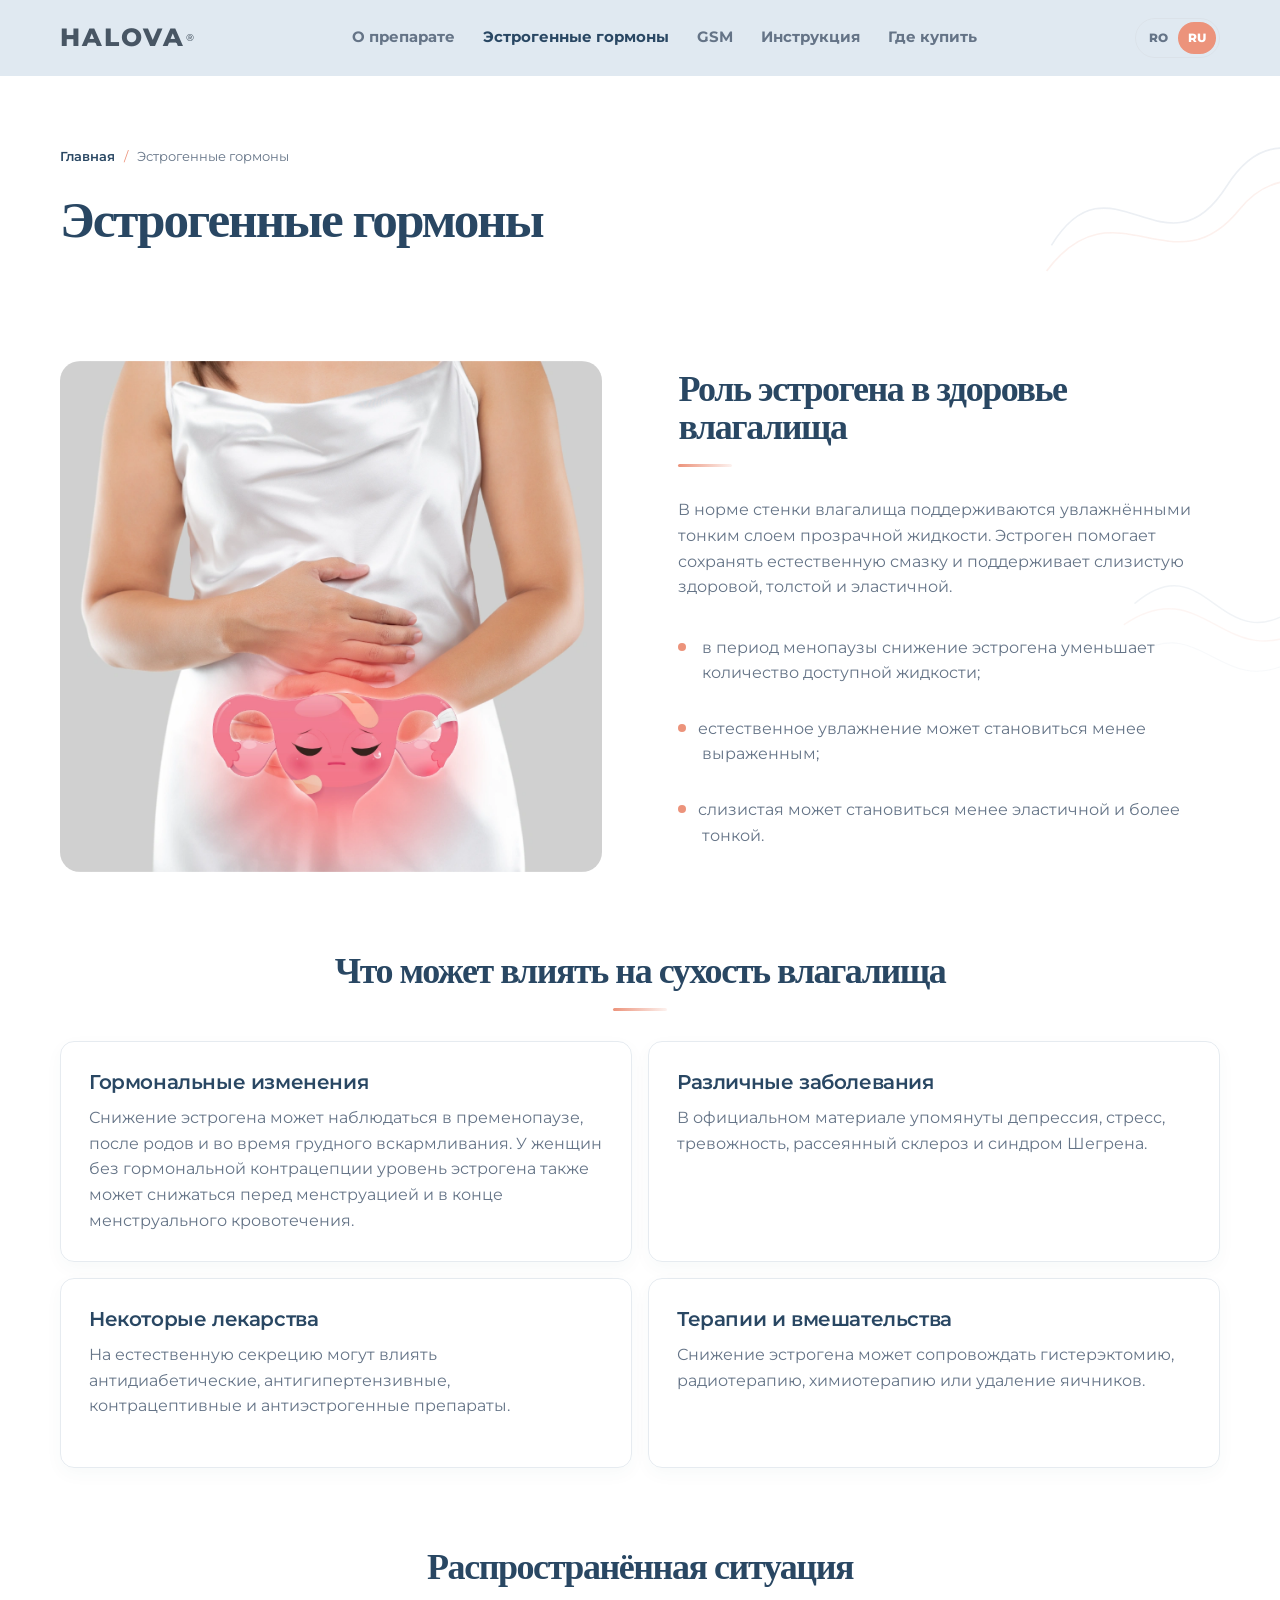
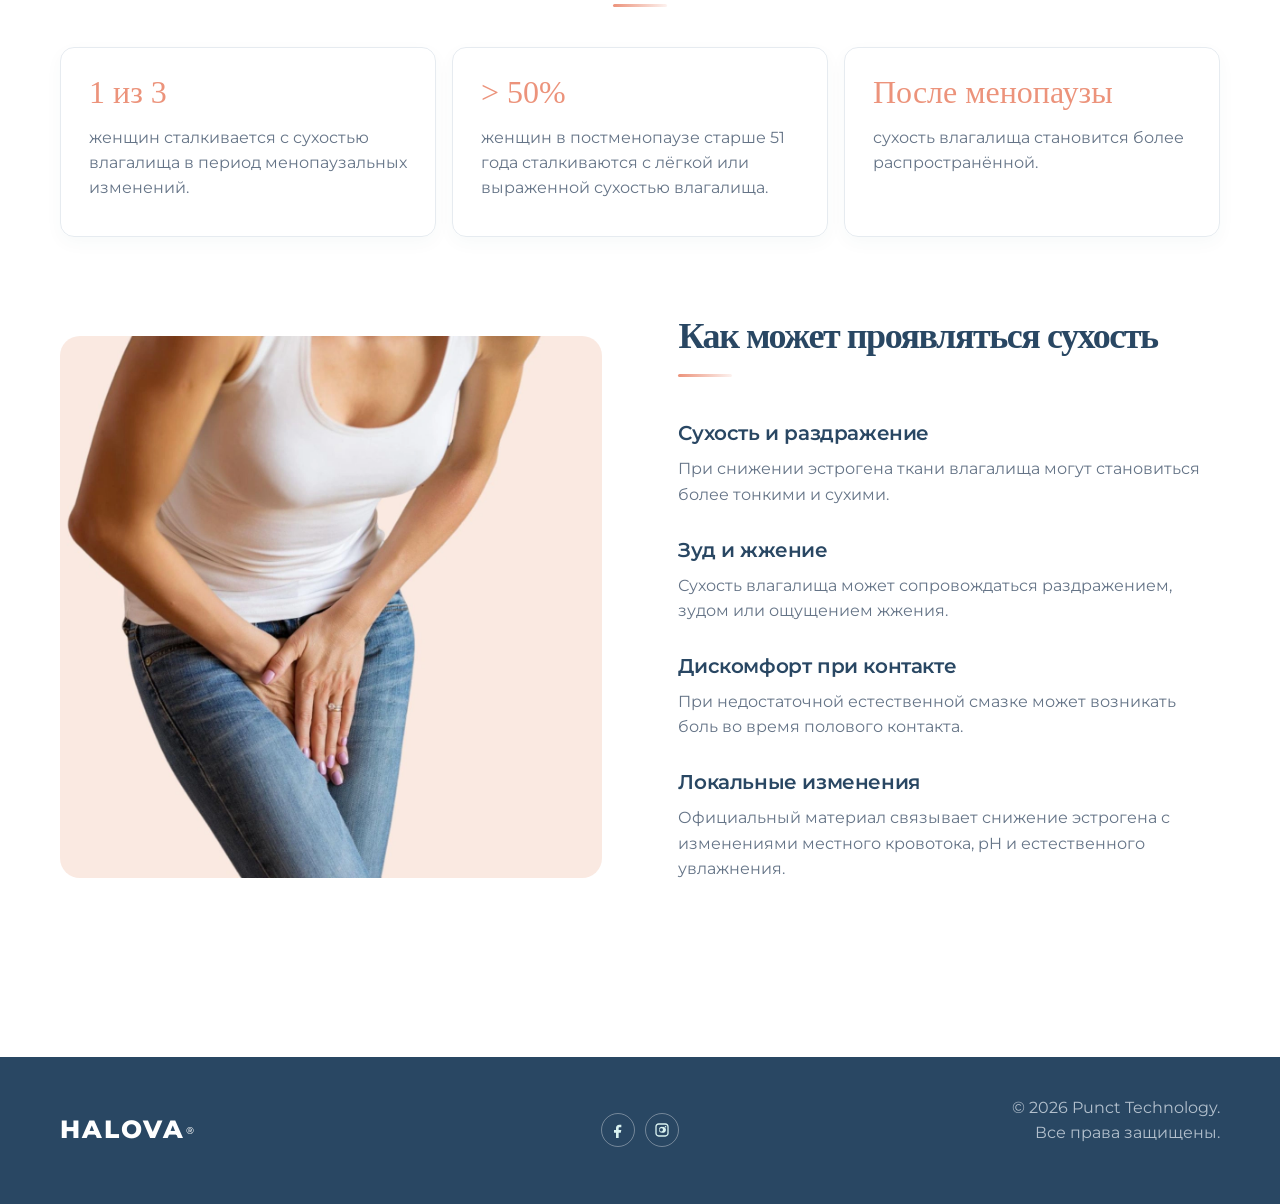
<file: ru/estrogen.html>
<!doctype html>
<html lang="ru">
  <head>
    <meta charset="utf-8" />
    <meta name="viewport" content="width=device-width,initial-scale=1" />
    <!--#config errmsg="" --><!--#include virtual="/includes/head.html" -->
    <title>Эстрогенные гормоны и сухость влагалища | HALOVA</title>
    <meta name="description" content="Роль эстрогена в здоровье влагалища: почему возникает сухость в менопаузе, после родов или из-за некоторых лекарств и как она проявляется." />
    <meta name="keywords" content="эстрогенные гормоны, эстроген, сухость влагалища, менопауза, естественная смазка, причины сухости, симптомы" />
    <link rel="canonical" href="<!--#include virtual='/includes/site-url.txt' -->/ru/estrogen" />
    <link rel="alternate" hreflang="ro" href="<!--#include virtual='/includes/site-url.txt' -->/ro/estrogen" />
    <link rel="alternate" hreflang="ru" href="<!--#include virtual='/includes/site-url.txt' -->/ru/estrogen" />
    <link rel="alternate" hreflang="x-default" href="<!--#include virtual='/includes/site-url.txt' -->/ro/estrogen" />
    <meta property="og:type" content="website" />
    <meta property="og:site_name" content="HALOVA" />
    <meta property="og:locale" content="ru_RU" />
    <meta property="og:locale:alternate" content="ro_RO" />
    <meta property="og:title" content="Эстрогенные гормоны и сухость влагалища | HALOVA" />
    <meta property="og:description" content="Роль эстрогена в здоровье влагалища: почему возникает сухость в менопаузе, после родов или из-за некоторых лекарств и как она проявляется." />
    <meta property="og:url" content="<!--#include virtual='/includes/site-url.txt' -->/ru/estrogen" />
    <meta property="og:image" content="<!--#include virtual='/includes/site-url.txt' -->/img/og-image.jpg" />
    <meta property="og:image:type" content="image/jpeg" />
    <meta property="og:image:width" content="1200" />
    <meta property="og:image:height" content="630" />
    <meta property="og:image:alt" content="Упаковка HALOVA® — суппозитории с гиалуроновой кислотой" />
    <meta name="twitter:card" content="summary_large_image" />
    <meta name="twitter:title" content="Эстрогенные гормоны и сухость влагалища | HALOVA" />
    <meta name="twitter:description" content="Роль эстрогена в здоровье влагалища: почему возникает сухость в менопаузе, после родов или из-за некоторых лекарств и как она проявляется." />
    <meta name="twitter:image" content="<!--#include virtual='/includes/site-url.txt' -->/img/og-image.jpg" />
    <meta name="twitter:image:alt" content="Упаковка HALOVA® — суппозитории с гиалуроновой кислотой" />
    <link rel="stylesheet" href="../css/style.css" />
    <script type="application/ld+json">
      {
        "@context": "https://schema.org",
        "@graph": [
          {
            "@type": "Organization",
            "@id": "<!--#include virtual='/includes/site-url.txt' -->/#organization",
            "name": "Perfect Care Distribution SRL",
            "address": {
              "@type": "PostalAddress",
              "streetAddress": "str. Complexului nr. 82",
              "addressLocality": "Mihăilești",
              "addressRegion": "Giurgiu",
              "postalCode": "085200",
              "addressCountry": "RO"
            },
            "sameAs": [
              "https://www.facebook.com/perfectcare_",
              "https://www.instagram.com/perfectcare_/"
            ]
          },
          {
            "@type": "WebSite",
            "@id": "<!--#include virtual='/includes/site-url.txt' -->/#website",
            "url": "<!--#include virtual='/includes/site-url.txt' -->/",
            "name": "HALOVA",
            "inLanguage": [
              "ro",
              "ru"
            ],
            "publisher": {
              "@id": "<!--#include virtual='/includes/site-url.txt' -->/#organization"
            }
          },
          {
            "@type": "MedicalWebPage",
            "@id": "<!--#include virtual='/includes/site-url.txt' -->/ru/estrogen#webpage",
            "url": "<!--#include virtual='/includes/site-url.txt' -->/ru/estrogen",
            "name": "Эстрогенные гормоны и сухость влагалища | HALOVA",
            "description": "Роль эстрогена в здоровье влагалища: почему возникает сухость в менопаузе, после родов или из-за некоторых лекарств и как она проявляется.",
            "inLanguage": "ru",
            "isPartOf": {
              "@id": "<!--#include virtual='/includes/site-url.txt' -->/#website"
            },
            "publisher": {
              "@id": "<!--#include virtual='/includes/site-url.txt' -->/#organization"
            },
            "breadcrumb": {
              "@id": "<!--#include virtual='/includes/site-url.txt' -->/ru/estrogen#breadcrumb"
            },
            "about": {
              "@type": "MedicalCondition",
              "name": "Сухость влагалища"
            }
          },
          {
            "@type": "BreadcrumbList",
            "@id": "<!--#include virtual='/includes/site-url.txt' -->/ru/estrogen#breadcrumb",
            "itemListElement": [
              {
                "@type": "ListItem",
                "position": 1,
                "name": "Главная",
                "item": "<!--#include virtual='/includes/site-url.txt' -->/ru/"
              },
              {
                "@type": "ListItem",
                "position": 2,
                "name": "Эстрогенные гормоны",
                "item": "<!--#include virtual='/includes/site-url.txt' -->/ru/estrogen"
              }
            ]
          }
        ]
      }
    </script>
  </head>
  <body>
    <!--#config errmsg="" --><!--#include virtual="/includes/body.html" -->
    <header class="header">
      <div class="container header__inner">
        <a class="brand" href="/ru/">HALOVA</a>
        <nav class="nav" id="site-nav">
          <ul class="nav__list">
            <li><a href="/ru/o-producte.html">О препарате</a></li>
            <li><a href="/ru/estrogen.html" aria-current="page">Эстрогенные гормоны</a></li>
            <li><a href="/ru/gsm.html">GSM</a></li>
            <li><a href="/ru/instrukciya.html">Инструкция</a></li>
            <li><a href="/ru/gde-kupit.html">Где купить</a></li>
          </ul>
        </nav>
        <div class="header__right">
          <div class="language">
            <a href="/ro/estrogen.html">RO</a
            ><a href="/ru/estrogen.html" aria-current="true">RU</a>
          </div>
          <button
            class="menu-button"
            aria-label="Открыть меню"
            aria-expanded="false"
            aria-controls="site-nav"
          >
            ☰
          </button>
        </div>
      </div>
    </header>
    <main>
      <section class="page-hero page-hero--centered">
        <div class="container">
          <nav class="breadcrumbs breadcrumbs--hero" aria-label="Breadcrumb">
            <div class="breadcrumbs__inner">
              <a href="/ru/">Главная</a><span class="breadcrumbs__separator">/</span
              ><span class="breadcrumbs__current" aria-current="page">Эстрогенные гормоны</span>
            </div>
          </nav>
          <h1>Эстрогенные гормоны</h1>
        </div>
      </section>
      <section class="section indications-story">
        <div class="container">
          <section class="indication-feature">
            <div class="indication-feature__items split-layout grid grid--2">
              <div class="indication-feature__item">
                <figure class="indication-media">
                  <img src="../img/Asset-1@2x-2.webp?v=2" alt="Женское здоровье" />
                </figure>
              </div>
              <div class="indication-feature__item">
                <h2>Роль эстрогена в здоровье влагалища</h2>
                <p>
                  В норме стенки влагалища поддерживаются увлажнёнными тонким слоем прозрачной
                  жидкости. Эстроген помогает сохранять естественную смазку и поддерживает слизистую
                  здоровой, толстой и эластичной.
                </p>
                <ul class="feature-item__list list-reset">
                  <li>
                    в период менопаузы снижение эстрогена уменьшает количество доступной жидкости;
                  </li>
                  <li>естественное увлажнение может становиться менее выраженным;</li>
                  <li>слизистая может становиться менее эластичной и более тонкой.</li>
                </ul>
              </div>
            </div>
          </section>
          <section class="info-cards--manifestations">
            <h2 class="center">Что может влиять на сухость влагалища</h2>
            <div class="info-cards__items grid grid--2">
              <article class="info-card card-surface grid">
                <div class="info-card__content">
                  <h3>Гормональные изменения</h3>
                  <p>
                    Снижение эстрогена может наблюдаться в пременопаузе, после родов и во время
                    грудного вскармливания. У женщин без гормональной контрацепции уровень эстрогена
                    также может снижаться перед менструацией и в конце менструального кровотечения.
                  </p>
                </div>
              </article>
              <article class="info-card card-surface grid">
                <div class="info-card__content">
                  <h3>Различные заболевания</h3>
                  <p>
                    В официальном материале упомянуты депрессия, стресс, тревожность, рассеянный
                    склероз и синдром Шегрена.
                  </p>
                </div>
              </article>
              <article class="info-card card-surface grid">
                <div class="info-card__content">
                  <h3>Некоторые лекарства</h3>
                  <p>
                    На естественную секрецию могут влиять антидиабетические, антигипертензивные,
                    контрацептивные и антиэстрогенные препараты.
                  </p>
                </div>
              </article>
              <article class="info-card card-surface grid">
                <div class="info-card__content">
                  <h3>Терапии и вмешательства</h3>
                  <p>
                    Снижение эстрогена может сопровождать гистерэктомию, радиотерапию, химиотерапию
                    или удаление яичников.
                  </p>
                </div>
              </article>
            </div>
          </section>
          <section class="indication-feature">
            <div class="indication-feature__items split-layout grid grid--2">
              <div class="indication-feature__item">
                <figure class="indication-media">
                  <img src="../img/011.webp?v=2" alt="Проявления сухости влагалища" />
                </figure>
              </div>
              <div class="indication-feature__item">
                <h2>Как может проявляться сухость</h2>
                <ul class="feature-item__list list-reset">
                  <li>
                    <h3>Сухость и раздражение</h3>
                    <p>
                      При снижении эстрогена ткани влагалища могут становиться более тонкими и сухими.
                    </p>
                  </li>
                  <li>
                    <h3>Зуд и жжение</h3>
                    <p>
                      Сухость влагалища может сопровождаться раздражением, зудом или ощущением жжения.
                    </p>
                  </li>
                  <li>
                    <h3>Дискомфорт при контакте</h3>
                    <p>
                      При недостаточной естественной смазке может возникать боль во время полового
                      контакта.
                    </p>
                  </li>
                  <li>
                    <h3>Локальные изменения</h3>
                    <p>
                      Официальный материал связывает снижение эстрогена с изменениями местного
                      кровотока, pH и естественного увлажнения.
                    </p>
                  </li>
                </ul>
              </div>
            </div>
          </section>
          <section class="indication-prevalence">
            <div class="indication-section-heading center">
              <h2>Распространённая ситуация</h2>
            </div>
            <div class="indication-stat-grid grid grid--3">
              <article class="card-surface">
                <strong>1 из 3</strong
                ><span
                  >женщин сталкивается с сухостью влагалища в период менопаузальных изменений.</span
                >
              </article>
              <article class="card-surface">
                <strong>&gt; 50%</strong
                ><span
                  >женщин в постменопаузе старше 51 года сталкиваются с лёгкой или выраженной
                  сухостью влагалища.</span
                >
              </article>
              <article class="card-surface">
                <strong>После менопаузы</strong
                ><span>сухость влагалища становится более распространённой.</span>
              </article>
            </div>
          </section>
        </div>
      </section>
    </main>
    <footer class="footer">
      <div class="container footer__inner grid grid--3">
        <a class="brand" href="/ru/">HALOVA</a>
        <p>© 2026 <a href="https://punct.md" target="_blank" rel="noopener">Punct Technology</a>.<br />Все права защищены.</p>
      </div>
    </footer>
    <script src="../js/main.js"></script>
  </body>
</html>
</file>
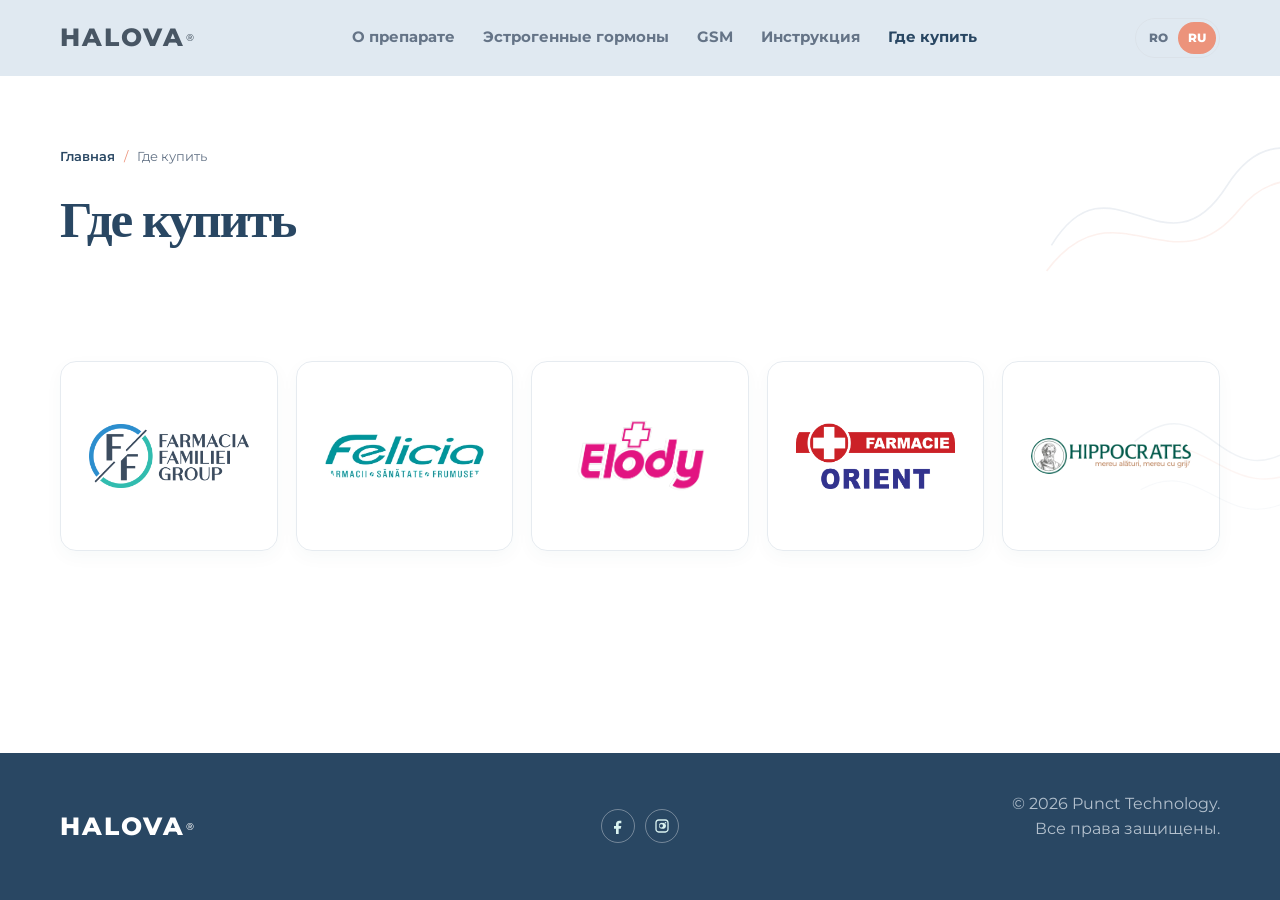
<file: ru/gde-kupit.html>
<!doctype html>
<html lang="ru">
  <head>
    <meta charset="utf-8" />
    <meta name="viewport" content="width=device-width,initial-scale=1" />
    <!--#config errmsg="" --><!--#include virtual="/includes/head.html" -->
    <title>Где купить HALOVA® в Молдове — аптеки</title>
    <meta name="description" content="HALOVA® можно купить в аптеках Республики Молдова: Farmacia Familiei, Felicia, Elody, Orient и Hippocrates." />
    <meta name="keywords" content="где купить HALOVA, HALOVA аптека, HALOVA Молдова, Farmacia Familiei, Felicia, Elody, Orient, Hippocrates" />
    <link rel="canonical" href="<!--#include virtual='/includes/site-url.txt' -->/ru/gde-kupit" />
    <link rel="alternate" hreflang="ro" href="<!--#include virtual='/includes/site-url.txt' -->/ro/unde-cumpar" />
    <link rel="alternate" hreflang="ru" href="<!--#include virtual='/includes/site-url.txt' -->/ru/gde-kupit" />
    <link rel="alternate" hreflang="x-default" href="<!--#include virtual='/includes/site-url.txt' -->/ro/unde-cumpar" />
    <meta property="og:type" content="website" />
    <meta property="og:site_name" content="HALOVA" />
    <meta property="og:locale" content="ru_RU" />
    <meta property="og:locale:alternate" content="ro_RO" />
    <meta property="og:title" content="Где купить HALOVA® в Молдове — аптеки" />
    <meta property="og:description" content="HALOVA® можно купить в аптеках Республики Молдова: Farmacia Familiei, Felicia, Elody, Orient и Hippocrates." />
    <meta property="og:url" content="<!--#include virtual='/includes/site-url.txt' -->/ru/gde-kupit" />
    <meta property="og:image" content="<!--#include virtual='/includes/site-url.txt' -->/img/og-image.jpg" />
    <meta property="og:image:type" content="image/jpeg" />
    <meta property="og:image:width" content="1200" />
    <meta property="og:image:height" content="630" />
    <meta property="og:image:alt" content="Упаковка HALOVA® — суппозитории с гиалуроновой кислотой" />
    <meta name="twitter:card" content="summary_large_image" />
    <meta name="twitter:title" content="Где купить HALOVA® в Молдове — аптеки" />
    <meta name="twitter:description" content="HALOVA® можно купить в аптеках Республики Молдова: Farmacia Familiei, Felicia, Elody, Orient и Hippocrates." />
    <meta name="twitter:image" content="<!--#include virtual='/includes/site-url.txt' -->/img/og-image.jpg" />
    <meta name="twitter:image:alt" content="Упаковка HALOVA® — суппозитории с гиалуроновой кислотой" />
    <link rel="stylesheet" href="../css/style.css" />
    <script type="application/ld+json">
      {
        "@context": "https://schema.org",
        "@graph": [
          {
            "@type": "Organization",
            "@id": "<!--#include virtual='/includes/site-url.txt' -->/#organization",
            "name": "Perfect Care Distribution SRL",
            "address": {
              "@type": "PostalAddress",
              "streetAddress": "str. Complexului nr. 82",
              "addressLocality": "Mihăilești",
              "addressRegion": "Giurgiu",
              "postalCode": "085200",
              "addressCountry": "RO"
            },
            "sameAs": [
              "https://www.facebook.com/perfectcare_",
              "https://www.instagram.com/perfectcare_/"
            ]
          },
          {
            "@type": "WebSite",
            "@id": "<!--#include virtual='/includes/site-url.txt' -->/#website",
            "url": "<!--#include virtual='/includes/site-url.txt' -->/",
            "name": "HALOVA",
            "inLanguage": [
              "ro",
              "ru"
            ],
            "publisher": {
              "@id": "<!--#include virtual='/includes/site-url.txt' -->/#organization"
            }
          },
          {
            "@type": "WebPage",
            "@id": "<!--#include virtual='/includes/site-url.txt' -->/ru/gde-kupit#webpage",
            "url": "<!--#include virtual='/includes/site-url.txt' -->/ru/gde-kupit",
            "name": "Где купить HALOVA® в Молдове — аптеки",
            "description": "HALOVA® можно купить в аптеках Республики Молдова: Farmacia Familiei, Felicia, Elody, Orient и Hippocrates.",
            "inLanguage": "ru",
            "isPartOf": {
              "@id": "<!--#include virtual='/includes/site-url.txt' -->/#website"
            },
            "publisher": {
              "@id": "<!--#include virtual='/includes/site-url.txt' -->/#organization"
            },
            "breadcrumb": {
              "@id": "<!--#include virtual='/includes/site-url.txt' -->/ru/gde-kupit#breadcrumb"
            },
            "about": {
              "@id": "<!--#include virtual='/includes/site-url.txt' -->/#product"
            }
          },
          {
            "@type": "BreadcrumbList",
            "@id": "<!--#include virtual='/includes/site-url.txt' -->/ru/gde-kupit#breadcrumb",
            "itemListElement": [
              {
                "@type": "ListItem",
                "position": 1,
                "name": "Главная",
                "item": "<!--#include virtual='/includes/site-url.txt' -->/ru/"
              },
              {
                "@type": "ListItem",
                "position": 2,
                "name": "Где купить",
                "item": "<!--#include virtual='/includes/site-url.txt' -->/ru/gde-kupit"
              }
            ]
          },
          {
            "@type": "MedicalDevice",
            "@id": "<!--#include virtual='/includes/site-url.txt' -->/#product",
            "name": "HALOVA",
            "description": "Суппозитории с гиалуроновой кислотой, алоэ вера, экстрактом календулы, витамином E и ксилитолом для увлажнения и успокоения сухой, атрофичной или раздражённой слизистой влагалища.",
            "image": "<!--#include virtual='/includes/site-url.txt' -->/img/halova.webp",
            "url": "<!--#include virtual='/includes/site-url.txt' -->/ru/o-producte"
          }
        ]
      }
    </script>
  </head>
  <body>
    <!--#config errmsg="" --><!--#include virtual="/includes/body.html" -->
    <header class="header">
      <div class="container header__inner">
        <a class="brand" href="/ru/">HALOVA</a>
        <nav class="nav" id="site-nav">
          <ul class="nav__list">
            <li><a href="/ru/o-producte.html">О препарате</a></li>
            <li><a href="/ru/estrogen.html">Эстрогенные гормоны</a></li>
            <li><a href="/ru/gsm.html">GSM</a></li>
            <li><a href="/ru/instrukciya.html">Инструкция</a></li>
            <li><a href="/ru/gde-kupit.html" aria-current="page">Где купить</a></li>
          </ul>
        </nav>
        <div class="header__right">
          <div class="language">
            <a href="/ro/unde-cumpar.html">RO</a
            ><a href="/ru/gde-kupit.html" aria-current="true">RU</a>
          </div>
          <button
            class="menu-button"
            aria-label="Открыть меню"
            aria-expanded="false"
            aria-controls="site-nav"
          >
            ☰
          </button>
        </div>
      </div>
    </header>
    <main>
      <section class="page-hero">
        <div class="container">
          <nav class="breadcrumbs breadcrumbs--hero" aria-label="Breadcrumb">
            <div class="breadcrumbs__inner">
              <a href="/ru/">Главная</a><span class="breadcrumbs__separator">/</span
              ><span class="breadcrumbs__current" aria-current="page">Где купить</span>
            </div>
          </nav>
          <h1>Где купить</h1>
        </div>
      </section>
      <section class="section">
        <div class="container">
          <div class="pharmacies grid grid--4">
            <div class="pharmacy">
              <span class="pharmacy__logo"
                ><img src="../img/farmacia-familiei.webp" alt="Farmacia Familiei"
              /></span>
            </div>
            <div class="pharmacy">
              <span class="pharmacy__logo"><img src="../img/felicia.webp" alt="Felicia" /></span>
            </div>
            <div class="pharmacy">
              <span class="pharmacy__logo"><img src="../img/elody.webp" alt="Elody" /></span>
            </div>
            <div class="pharmacy">
              <span class="pharmacy__logo"><img src="../img/orient.webp" alt="Orient" /></span>
            </div>
            <div class="pharmacy">
              <span class="pharmacy__logo"><img src="../img/hippocrates.webp" alt="Hippocrates" /></span>
            </div>
          </div>
        </div>
      </section>
    </main>
    <footer class="footer">
      <div class="container footer__inner grid grid--3">
        <a class="brand" href="/ru/">HALOVA</a>
        <p>© 2026 <a href="https://punct.md" target="_blank" rel="noopener">Punct Technology</a>.<br />Все права защищены.</p>
      </div>
    </footer>
    <script src="../js/main.js"></script>
  </body>
</html>
</file>
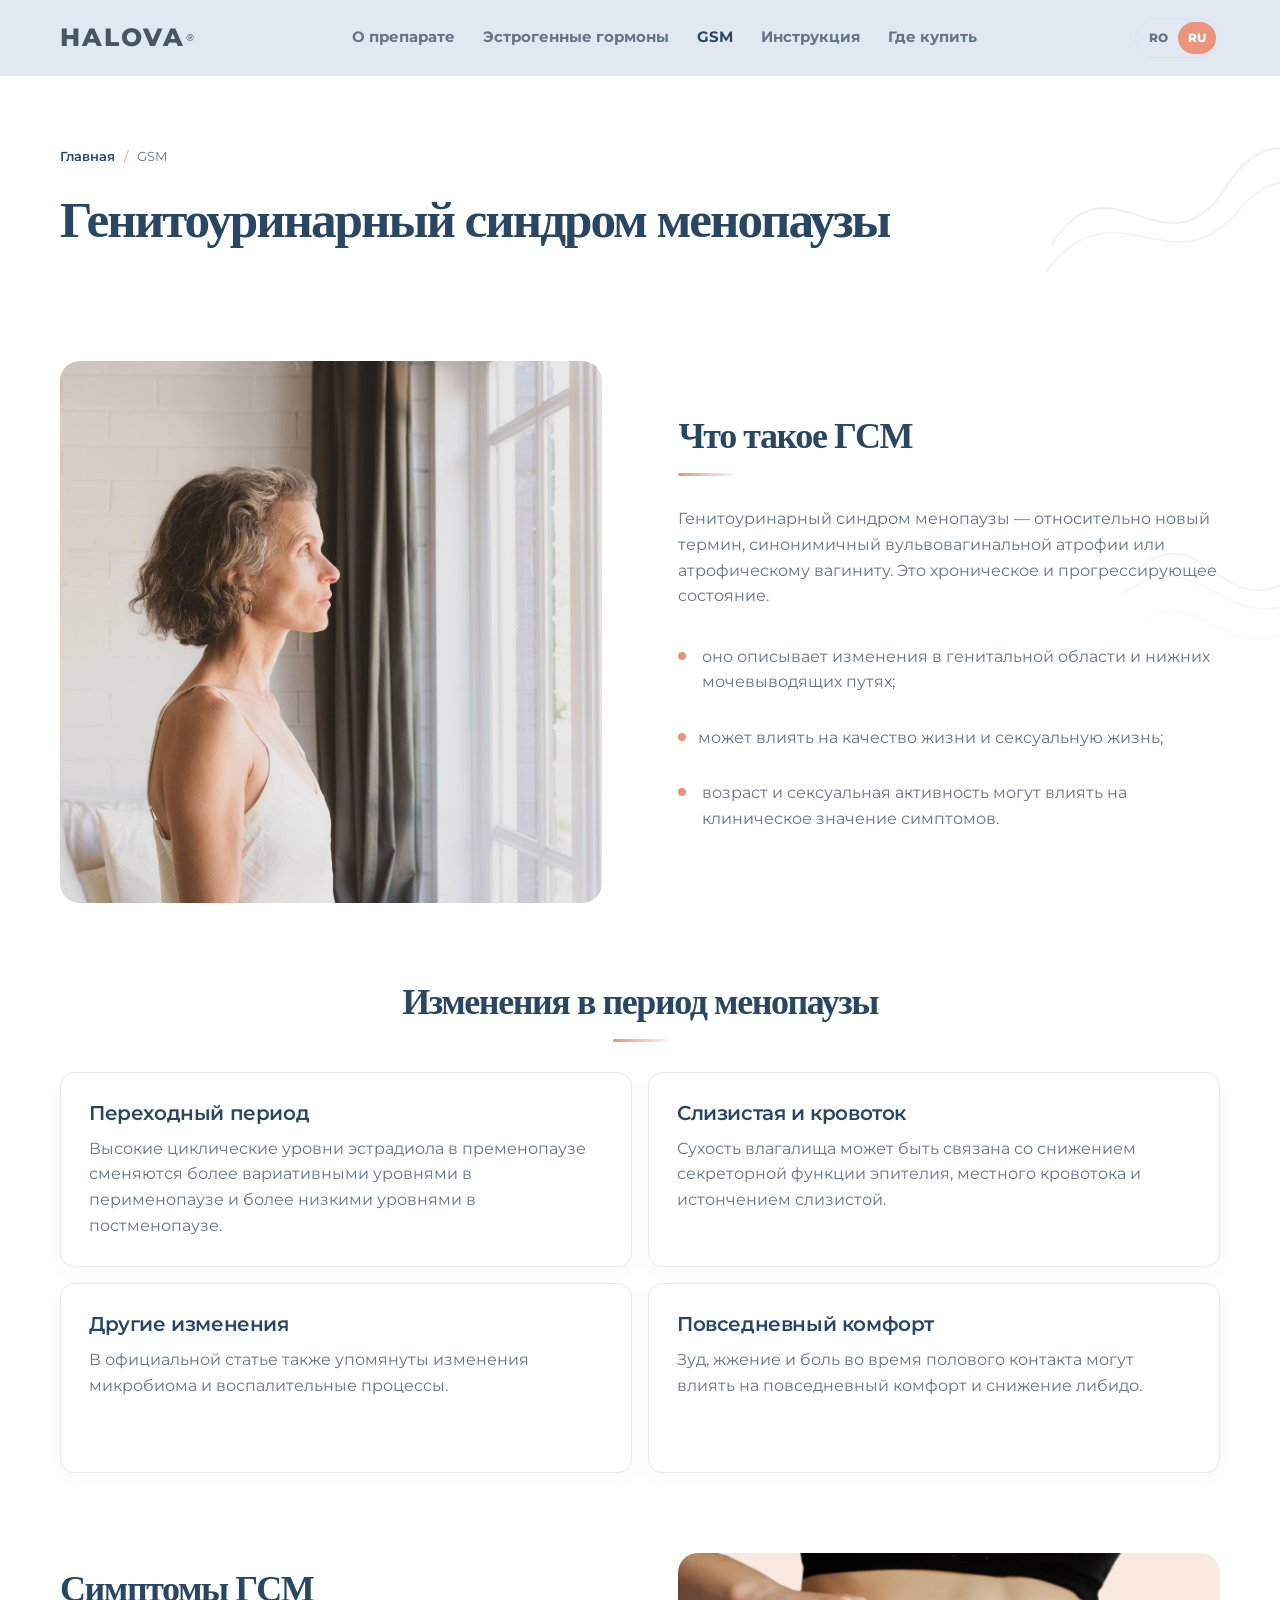
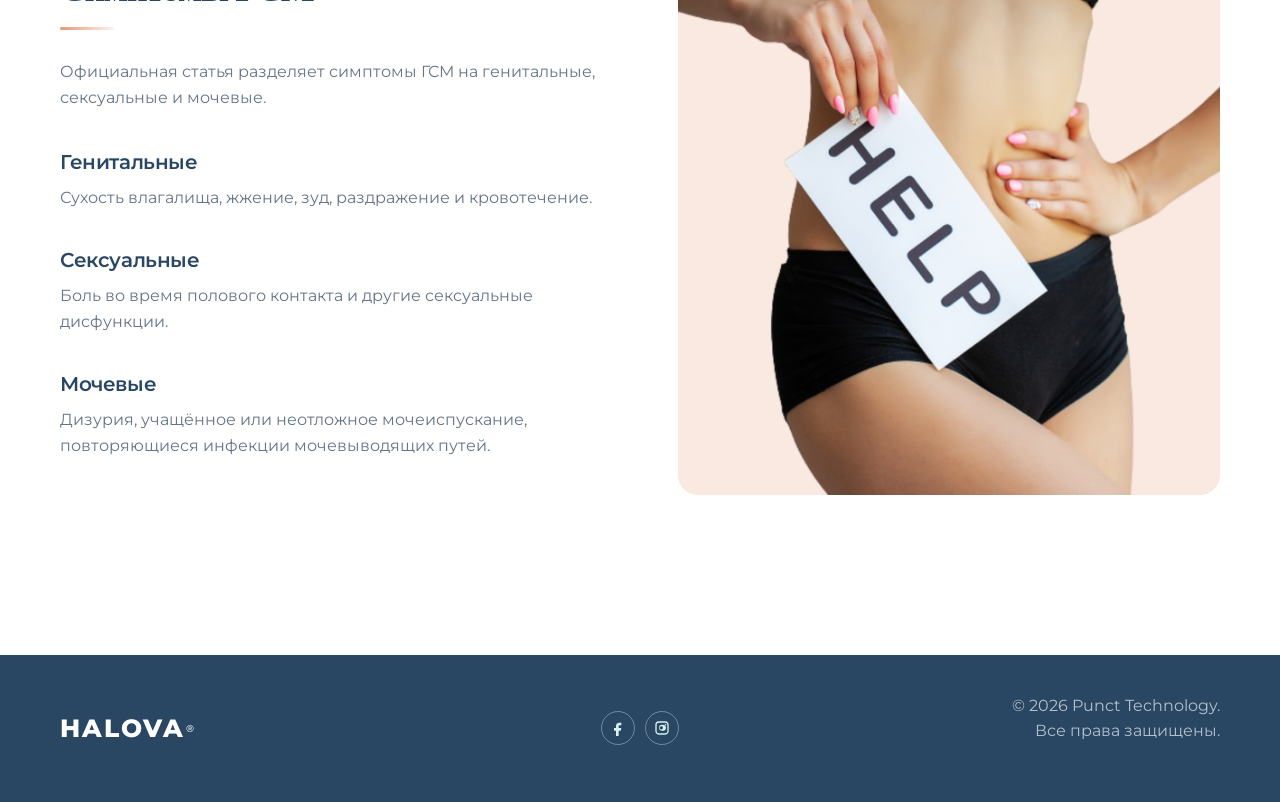
<file: ru/gsm.html>
<!doctype html>
<html lang="ru">
  <head>
    <meta charset="utf-8" />
    <meta name="viewport" content="width=device-width,initial-scale=1" />
    <!--#config errmsg="" --><!--#include virtual="/includes/head.html" -->
    <title>Генитоуринарный синдром менопаузы (GSM) | HALOVA</title>
    <meta name="description" content="Что такое генитоуринарный синдром менопаузы (GSM): генитальные, сексуальные и урологические симптомы, изменения в менопаузе и влияние на качество жизни." />
    <meta name="keywords" content="GSM, генитоуринарный синдром менопаузы, вульвовагинальная атрофия, атрофический вагинит, менопауза, сухость влагалища, симптомы" />
    <link rel="canonical" href="<!--#include virtual='/includes/site-url.txt' -->/ru/gsm" />
    <link rel="alternate" hreflang="ro" href="<!--#include virtual='/includes/site-url.txt' -->/ro/gsm" />
    <link rel="alternate" hreflang="ru" href="<!--#include virtual='/includes/site-url.txt' -->/ru/gsm" />
    <link rel="alternate" hreflang="x-default" href="<!--#include virtual='/includes/site-url.txt' -->/ro/gsm" />
    <meta property="og:type" content="website" />
    <meta property="og:site_name" content="HALOVA" />
    <meta property="og:locale" content="ru_RU" />
    <meta property="og:locale:alternate" content="ro_RO" />
    <meta property="og:title" content="Генитоуринарный синдром менопаузы (GSM) | HALOVA" />
    <meta property="og:description" content="Что такое генитоуринарный синдром менопаузы (GSM): генитальные, сексуальные и урологические симптомы, изменения в менопаузе и влияние на качество жизни." />
    <meta property="og:url" content="<!--#include virtual='/includes/site-url.txt' -->/ru/gsm" />
    <meta property="og:image" content="<!--#include virtual='/includes/site-url.txt' -->/img/og-image.jpg" />
    <meta property="og:image:type" content="image/jpeg" />
    <meta property="og:image:width" content="1200" />
    <meta property="og:image:height" content="630" />
    <meta property="og:image:alt" content="Упаковка HALOVA® — суппозитории с гиалуроновой кислотой" />
    <meta name="twitter:card" content="summary_large_image" />
    <meta name="twitter:title" content="Генитоуринарный синдром менопаузы (GSM) | HALOVA" />
    <meta name="twitter:description" content="Что такое генитоуринарный синдром менопаузы (GSM): генитальные, сексуальные и урологические симптомы, изменения в менопаузе и влияние на качество жизни." />
    <meta name="twitter:image" content="<!--#include virtual='/includes/site-url.txt' -->/img/og-image.jpg" />
    <meta name="twitter:image:alt" content="Упаковка HALOVA® — суппозитории с гиалуроновой кислотой" />
    <link rel="stylesheet" href="../css/style.css" />
    <script type="application/ld+json">
      {
        "@context": "https://schema.org",
        "@graph": [
          {
            "@type": "Organization",
            "@id": "<!--#include virtual='/includes/site-url.txt' -->/#organization",
            "name": "Perfect Care Distribution SRL",
            "address": {
              "@type": "PostalAddress",
              "streetAddress": "str. Complexului nr. 82",
              "addressLocality": "Mihăilești",
              "addressRegion": "Giurgiu",
              "postalCode": "085200",
              "addressCountry": "RO"
            },
            "sameAs": [
              "https://www.facebook.com/perfectcare_",
              "https://www.instagram.com/perfectcare_/"
            ]
          },
          {
            "@type": "WebSite",
            "@id": "<!--#include virtual='/includes/site-url.txt' -->/#website",
            "url": "<!--#include virtual='/includes/site-url.txt' -->/",
            "name": "HALOVA",
            "inLanguage": [
              "ro",
              "ru"
            ],
            "publisher": {
              "@id": "<!--#include virtual='/includes/site-url.txt' -->/#organization"
            }
          },
          {
            "@type": "MedicalWebPage",
            "@id": "<!--#include virtual='/includes/site-url.txt' -->/ru/gsm#webpage",
            "url": "<!--#include virtual='/includes/site-url.txt' -->/ru/gsm",
            "name": "Генитоуринарный синдром менопаузы (GSM) | HALOVA",
            "description": "Что такое генитоуринарный синдром менопаузы (GSM): генитальные, сексуальные и урологические симптомы, изменения в менопаузе и влияние на качество жизни.",
            "inLanguage": "ru",
            "isPartOf": {
              "@id": "<!--#include virtual='/includes/site-url.txt' -->/#website"
            },
            "publisher": {
              "@id": "<!--#include virtual='/includes/site-url.txt' -->/#organization"
            },
            "breadcrumb": {
              "@id": "<!--#include virtual='/includes/site-url.txt' -->/ru/gsm#breadcrumb"
            },
            "about": {
              "@type": "MedicalCondition",
              "name": "Генитоуринарный синдром менопаузы",
              "alternateName": [
                "GSM",
                "Вульвовагинальная атрофия",
                "Атрофический вагинит"
              ]
            }
          },
          {
            "@type": "BreadcrumbList",
            "@id": "<!--#include virtual='/includes/site-url.txt' -->/ru/gsm#breadcrumb",
            "itemListElement": [
              {
                "@type": "ListItem",
                "position": 1,
                "name": "Главная",
                "item": "<!--#include virtual='/includes/site-url.txt' -->/ru/"
              },
              {
                "@type": "ListItem",
                "position": 2,
                "name": "GSM",
                "item": "<!--#include virtual='/includes/site-url.txt' -->/ru/gsm"
              }
            ]
          }
        ]
      }
    </script>
  </head>
  <body>
    <!--#config errmsg="" --><!--#include virtual="/includes/body.html" -->
    <header class="header">
      <div class="container header__inner">
        <a class="brand" href="/ru/">HALOVA</a>
        <nav class="nav" id="site-nav">
          <ul class="nav__list">
            <li><a href="/ru/o-producte.html">О препарате</a></li>
            <li><a href="/ru/estrogen.html">Эстрогенные гормоны</a></li>
            <li><a href="/ru/gsm.html" aria-current="page">GSM</a></li>
            <li><a href="/ru/instrukciya.html">Инструкция</a></li>
            <li><a href="/ru/gde-kupit.html">Где купить</a></li>
          </ul>
        </nav>
        <div class="header__right">
          <div class="language">
            <a href="/ro/gsm.html">RO</a><a href="/ru/gsm.html" aria-current="true">RU</a>
          </div>
          <button
            class="menu-button"
            aria-label="Открыть меню"
            aria-expanded="false"
            aria-controls="site-nav"
          >
            ☰
          </button>
        </div>
      </div>
    </header>
    <main>
      <section class="page-hero page-hero--centered">
        <div class="container">
          <nav class="breadcrumbs breadcrumbs--hero" aria-label="Breadcrumb">
            <div class="breadcrumbs__inner">
              <a href="/ru/">Главная</a><span class="breadcrumbs__separator">/</span
              ><span class="breadcrumbs__current" aria-current="page">GSM</span>
            </div>
          </nav>
          <h1>Генитоуринарный синдром менопаузы</h1>
        </div>
      </section>
      <section class="section indications-story">
        <div class="container">
          <section class="indication-feature">
            <div class="indication-feature__items split-layout grid grid--2">
              <div class="indication-feature__item">
                <figure class="indication-media">
                  <img src="../img/women_02.webp?v=2" alt="Женское здоровье" />
                </figure>
              </div>
              <div class="indication-feature__item">
                <h2>Что такое ГСМ</h2>
                <p>
                  Генитоуринарный синдром менопаузы — относительно новый термин, синонимичный
                  вульвовагинальной атрофии или атрофическому вагиниту. Это хроническое и
                  прогрессирующее состояние.
                </p>
                <ul class="feature-item__list list-reset">
                  <li>
                    оно описывает изменения в генитальной области и нижних мочевыводящих путях;
                  </li>
                  <li>может влиять на качество жизни и сексуальную жизнь;</li>
                  <li>
                    возраст и сексуальная активность могут влиять на клиническое значение симптомов.
                  </li>
                </ul>
              </div>
            </div>
          </section>
          <section class="indication-feature indication-feature--gsm">
            <div class="indication-feature__items split-layout grid grid--2">
              <div class="indication-feature__item">
                <figure class="indication-media indication-media--doctor">
                        <img src="../img/help.webp?v=1" alt="Консультация врача" />
                </figure>
              </div>
              <div class="indication-feature__item">
                <h2>Симптомы ГСМ</h2>
                <p>
                  Официальная статья разделяет симптомы ГСМ на генитальные, сексуальные и мочевые.
                </p>
                <ul class="feature-item__list list-reset">
                  <li>
                    <h3>Генитальные</h3>
                    <p>
                      Сухость влагалища, жжение, зуд, раздражение и кровотечение.
                    </p>
                  </li>
                  <li>
                    <h3>Сексуальные</h3>
                    <p>
                      Боль во время полового контакта и другие сексуальные дисфункции.
                    </p>
                  </li>
                  <li>
                    <h3>Мочевые</h3>
                    <p>
                      Дизурия, учащённое или неотложное мочеиспускание, повторяющиеся инфекции
                      мочевыводящих путей.
                    </p>
                  </li>
                </ul>
              </div>
            </div>
          </section>

          <section class="info-cards--manifestations">
            <h2 class="center">Изменения в период менопаузы</h2>
            <div class="info-cards__items grid grid--2">
              <article class="info-card card-surface grid">
                <div class="info-card__content">
                  <h3>Переходный период</h3>
                  <p>
                    Высокие циклические уровни эстрадиола в пременопаузе сменяются более
                    вариативными уровнями в перименопаузе и более низкими уровнями в постменопаузе.
                  </p>
                </div>
              </article>
              <article class="info-card card-surface grid">
                <div class="info-card__content">
                  <h3>Слизистая и кровоток</h3>
                  <p>
                    Сухость влагалища может быть связана со снижением секреторной функции эпителия,
                    местного кровотока и истончением слизистой.
                  </p>
                </div>
              </article>
              <article class="info-card card-surface grid">
                <div class="info-card__content">
                  <h3>Другие изменения</h3>
                  <p>
                    В официальной статье также упомянуты изменения микробиома и воспалительные
                    процессы.
                  </p>
                </div>
              </article>
              <article class="info-card card-surface grid">
                <div class="info-card__content">
                  <h3>Повседневный комфорт</h3>
                  <p>
                    Зуд, жжение и боль во время полового контакта могут влиять на повседневный
                    комфорт и снижение либидо.
                  </p>
                </div>
              </article>
            </div>
          </section>
        </div>
      </section>
    </main>
    <footer class="footer">
      <div class="container footer__inner grid grid--3">
        <a class="brand" href="/ru/">HALOVA</a>
        <p>© 2026 <a href="https://punct.md" target="_blank" rel="noopener">Punct Technology</a>.<br />Все права защищены.</p>
      </div>
    </footer>
    <script src="../js/main.js"></script>
  </body>
</html>
</file>
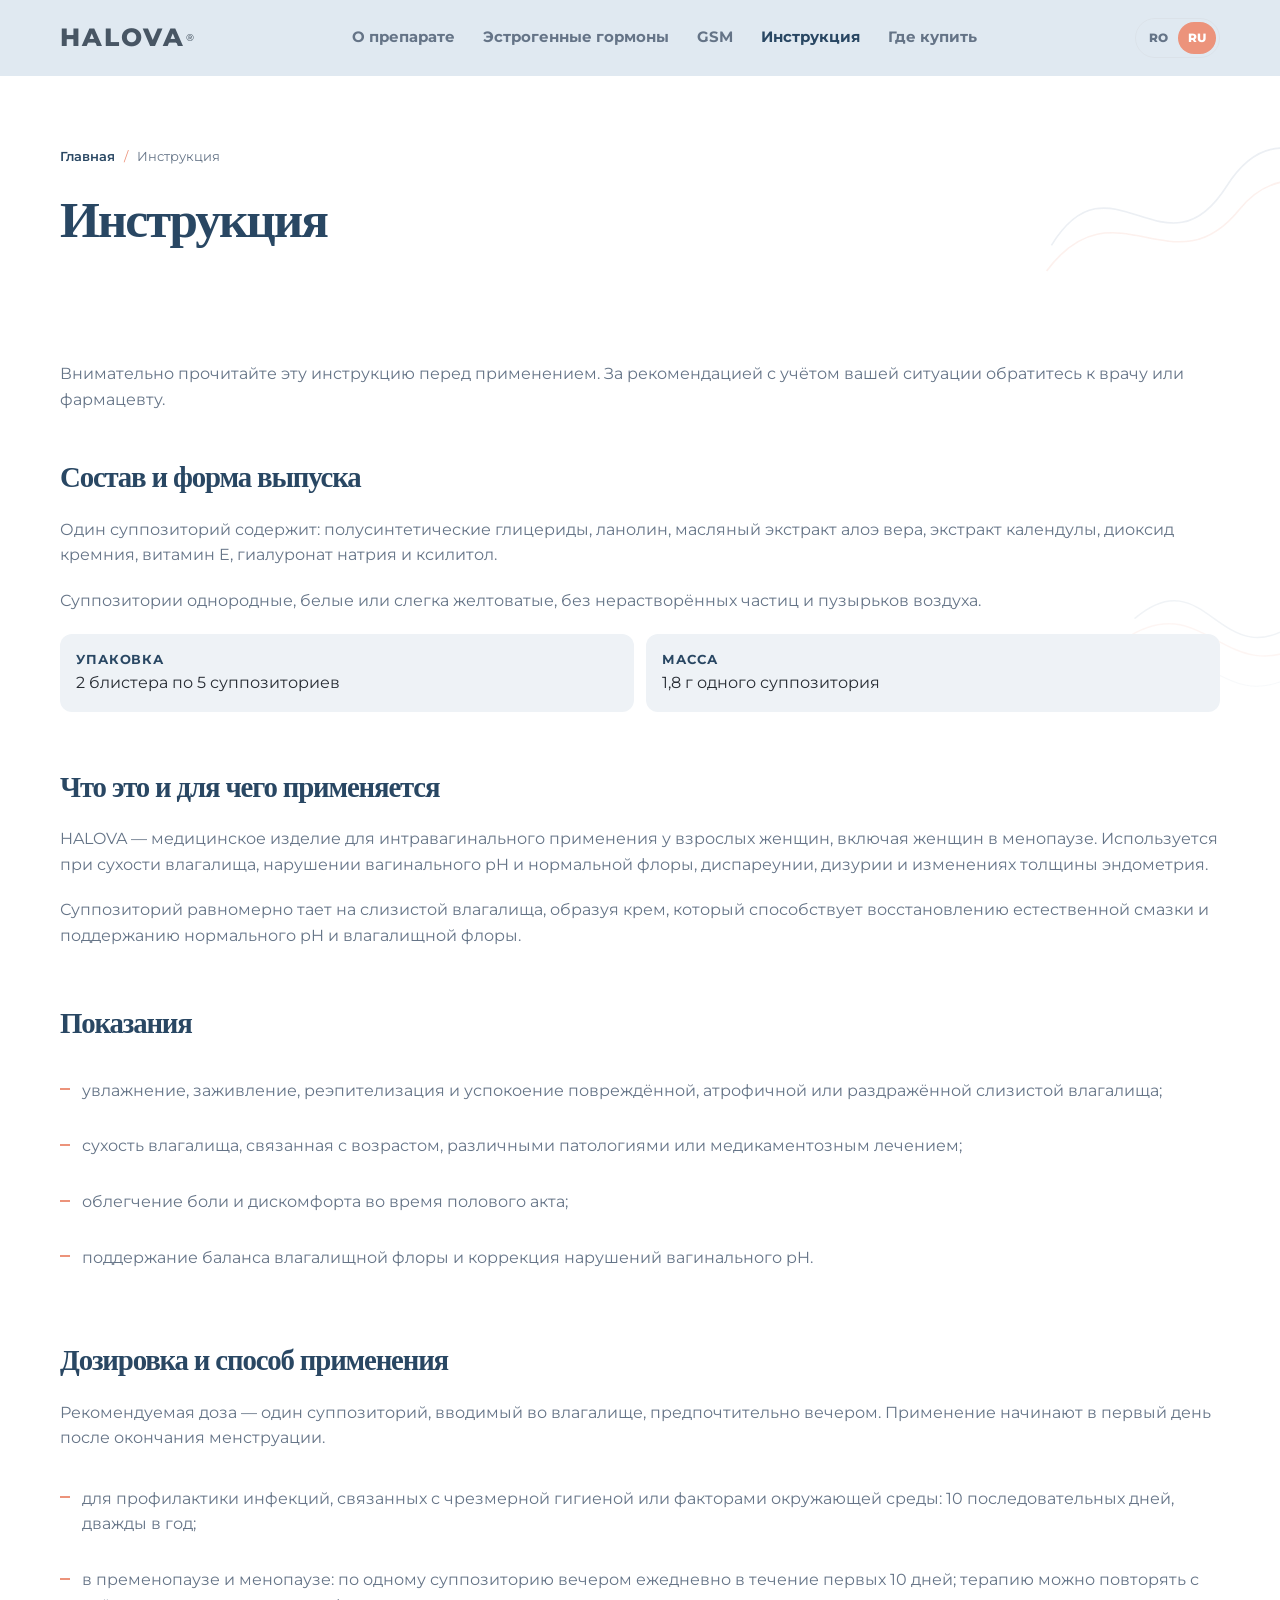
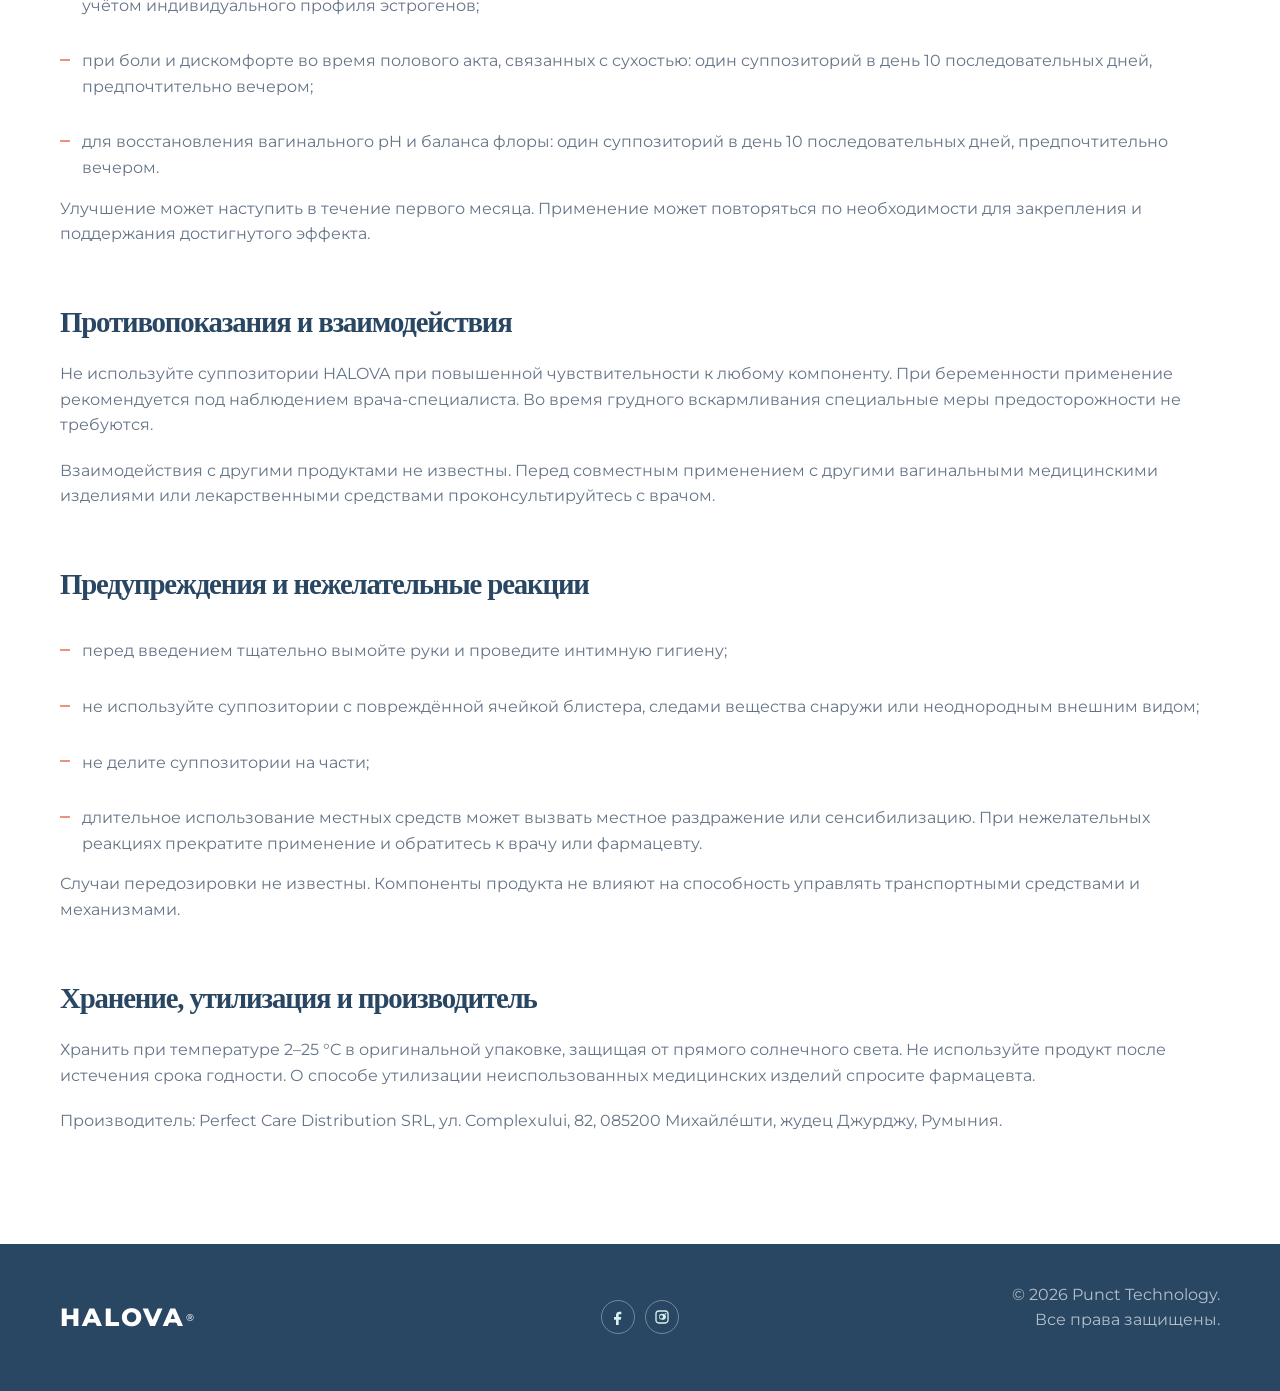
<file: ru/instrukciya.html>
<!doctype html>
<html lang="ru">
  <head>
    <meta charset="utf-8" />
    <meta name="viewport" content="width=device-width,initial-scale=1" />
    <!--#config errmsg="" --><!--#include virtual="/includes/head.html" -->
    <title>Инструкция по применению HALOVA®</title>
    <meta name="description" content="Инструкция HALOVA®: состав, показания, дозировка и способ применения, противопоказания, побочные эффекты и условия хранения суппозиториев." />
    <meta name="keywords" content="инструкция HALOVA, инструкция по применению, состав, показания, дозировка, противопоказания, побочные эффекты, суппозитории" />
    <link rel="canonical" href="<!--#include virtual='/includes/site-url.txt' -->/ru/instrukciya" />
    <link rel="alternate" hreflang="ro" href="<!--#include virtual='/includes/site-url.txt' -->/ro/prospect" />
    <link rel="alternate" hreflang="ru" href="<!--#include virtual='/includes/site-url.txt' -->/ru/instrukciya" />
    <link rel="alternate" hreflang="x-default" href="<!--#include virtual='/includes/site-url.txt' -->/ro/prospect" />
    <meta property="og:type" content="website" />
    <meta property="og:site_name" content="HALOVA" />
    <meta property="og:locale" content="ru_RU" />
    <meta property="og:locale:alternate" content="ro_RO" />
    <meta property="og:title" content="Инструкция по применению HALOVA®" />
    <meta property="og:description" content="Инструкция HALOVA®: состав, показания, дозировка и способ применения, противопоказания, побочные эффекты и условия хранения суппозиториев." />
    <meta property="og:url" content="<!--#include virtual='/includes/site-url.txt' -->/ru/instrukciya" />
    <meta property="og:image" content="<!--#include virtual='/includes/site-url.txt' -->/img/og-image.jpg" />
    <meta property="og:image:type" content="image/jpeg" />
    <meta property="og:image:width" content="1200" />
    <meta property="og:image:height" content="630" />
    <meta property="og:image:alt" content="Упаковка HALOVA® — суппозитории с гиалуроновой кислотой" />
    <meta name="twitter:card" content="summary_large_image" />
    <meta name="twitter:title" content="Инструкция по применению HALOVA®" />
    <meta name="twitter:description" content="Инструкция HALOVA®: состав, показания, дозировка и способ применения, противопоказания, побочные эффекты и условия хранения суппозиториев." />
    <meta name="twitter:image" content="<!--#include virtual='/includes/site-url.txt' -->/img/og-image.jpg" />
    <meta name="twitter:image:alt" content="Упаковка HALOVA® — суппозитории с гиалуроновой кислотой" />
    <link rel="stylesheet" href="../css/style.css" />
    <script type="application/ld+json">
      {
        "@context": "https://schema.org",
        "@graph": [
          {
            "@type": "Organization",
            "@id": "<!--#include virtual='/includes/site-url.txt' -->/#organization",
            "name": "Perfect Care Distribution SRL",
            "address": {
              "@type": "PostalAddress",
              "streetAddress": "str. Complexului nr. 82",
              "addressLocality": "Mihăilești",
              "addressRegion": "Giurgiu",
              "postalCode": "085200",
              "addressCountry": "RO"
            },
            "sameAs": [
              "https://www.facebook.com/perfectcare_",
              "https://www.instagram.com/perfectcare_/"
            ]
          },
          {
            "@type": "WebSite",
            "@id": "<!--#include virtual='/includes/site-url.txt' -->/#website",
            "url": "<!--#include virtual='/includes/site-url.txt' -->/",
            "name": "HALOVA",
            "inLanguage": [
              "ro",
              "ru"
            ],
            "publisher": {
              "@id": "<!--#include virtual='/includes/site-url.txt' -->/#organization"
            }
          },
          {
            "@type": "MedicalWebPage",
            "@id": "<!--#include virtual='/includes/site-url.txt' -->/ru/instrukciya#webpage",
            "url": "<!--#include virtual='/includes/site-url.txt' -->/ru/instrukciya",
            "name": "Инструкция по применению HALOVA®",
            "description": "Инструкция HALOVA®: состав, показания, дозировка и способ применения, противопоказания, побочные эффекты и условия хранения суппозиториев.",
            "inLanguage": "ru",
            "isPartOf": {
              "@id": "<!--#include virtual='/includes/site-url.txt' -->/#website"
            },
            "publisher": {
              "@id": "<!--#include virtual='/includes/site-url.txt' -->/#organization"
            },
            "breadcrumb": {
              "@id": "<!--#include virtual='/includes/site-url.txt' -->/ru/instrukciya#breadcrumb"
            },
            "about": {
              "@id": "<!--#include virtual='/includes/site-url.txt' -->/#product"
            }
          },
          {
            "@type": "BreadcrumbList",
            "@id": "<!--#include virtual='/includes/site-url.txt' -->/ru/instrukciya#breadcrumb",
            "itemListElement": [
              {
                "@type": "ListItem",
                "position": 1,
                "name": "Главная",
                "item": "<!--#include virtual='/includes/site-url.txt' -->/ru/"
              },
              {
                "@type": "ListItem",
                "position": 2,
                "name": "Инструкция",
                "item": "<!--#include virtual='/includes/site-url.txt' -->/ru/instrukciya"
              }
            ]
          },
          {
            "@type": "MedicalDevice",
            "@id": "<!--#include virtual='/includes/site-url.txt' -->/#product",
            "name": "HALOVA",
            "description": "Суппозитории с гиалуроновой кислотой, алоэ вера, экстрактом календулы, витамином E и ксилитолом для увлажнения и успокоения сухой, атрофичной или раздражённой слизистой влагалища.",
            "image": "<!--#include virtual='/includes/site-url.txt' -->/img/halova.webp",
            "url": "<!--#include virtual='/includes/site-url.txt' -->/ru/o-producte"
          }
        ]
      }
    </script>
  </head>
  <body>
    <!--#config errmsg="" --><!--#include virtual="/includes/body.html" -->
    <header class="header">
      <div class="container header__inner">
        <a class="brand" href="/ru/">HALOVA</a>
        <nav class="nav" id="site-nav">
          <ul class="nav__list">
            <li><a href="/ru/o-producte.html">О препарате</a></li>
            <li><a href="/ru/estrogen.html">Эстрогенные гормоны</a></li>
            <li><a href="/ru/gsm.html">GSM</a></li>
            <li><a href="/ru/instrukciya.html" aria-current="page">Инструкция</a></li>
            <li><a href="/ru/gde-kupit.html">Где купить</a></li>
          </ul>
        </nav>
        <div class="header__right">
          <div class="language">
            <a href="/ro/prospect.html">RO</a
            ><a href="/ru/instrukciya.html" aria-current="true">RU</a>
          </div>
          <button
            class="menu-button"
            aria-label="Открыть меню"
            aria-expanded="false"
            aria-controls="site-nav"
          >
            ☰
          </button>
        </div>
      </div>
    </header>
    <main>
      <section class="page-hero">
        <div class="container">
          <nav class="breadcrumbs breadcrumbs--hero" aria-label="Breadcrumb">
            <div class="breadcrumbs__inner">
              <a href="/ru/">Главная</a><span class="breadcrumbs__separator">/</span
              ><span class="breadcrumbs__current" aria-current="page">Инструкция</span>
            </div>
          </nav>
          <h1>Инструкция</h1>
        </div>
      </section>
      <section class="section">
        <div class="container prospect">
          <p>
            Внимательно прочитайте эту инструкцию перед применением. За рекомендацией с учётом вашей
            ситуации обратитесь к врачу или фармацевту.
          </p>

          <article class="prospect__section">
            <h2>Состав и форма выпуска</h2>
            <p>
              Один суппозиторий содержит: полусинтетические глицериды, ланолин, масляный
              экстракт алоэ вера, экстракт календулы, диоксид кремния,
              витамин E, гиалуронат натрия и ксилитол.
              <!--
              Один суппозиторий содержит: полусинтетические глицериды — 1587 мг, ланолин — 50 мг, масляный
              экстракт алоэ вера — 60 мг, экстракт календулы — 60 мг, диоксид кремния — 25 мг,
              витамин E — 10 мг, гиалуронат натрия — 5 мг и ксилитол — 3 мг.
              -->
            </p>
            <p>
              Суппозитории однородные, белые или слегка желтоватые, без нерастворённых частиц и пузырьков
              воздуха.
            </p>
            <div class="prospect__facts grid grid--2">
              <div class="prospect__fact">
                <strong>Упаковка</strong><span>2 блистера по 5 суппозиториев</span>
              </div>
              <div class="prospect__fact">
                <strong>Масса</strong><span>1,8 г одного суппозитория</span>
              </div>
            </div>
          </article>

          <article class="prospect__section">
            <h2>Что это и для чего применяется</h2>
            <p>
              HALOVA — медицинское изделие для интравагинального применения у взрослых женщин,
              включая женщин в менопаузе. Используется при сухости влагалища, нарушении вагинального
              pH и нормальной флоры, диспареунии, дизурии и изменениях толщины эндометрия.
            </p>
            <p>
              Суппозиторий равномерно тает на слизистой влагалища, образуя крем, который способствует
              восстановлению естественной смазки и поддержанию нормального pH и влагалищной флоры.
            </p>
          </article>

          <article class="prospect__section">
            <h2>Показания</h2>
            <ul>
              <li>
                увлажнение, заживление, реэпителизация и успокоение повреждённой, атрофичной или
                раздражённой слизистой влагалища;
              </li>
              <li>
                сухость влагалища, связанная с возрастом, различными патологиями или медикаментозным
                лечением;
              </li>
              <li>облегчение боли и дискомфорта во время полового акта;</li>
              <li>поддержание баланса влагалищной флоры и коррекция нарушений вагинального pH.</li>
            </ul>
          </article>

          <article class="prospect__section">
            <h2>Дозировка и способ применения</h2>
            <p>
              Рекомендуемая доза — один суппозиторий, вводимый во влагалище, предпочтительно вечером.
              Применение начинают в первый день после окончания менструации.
            </p>
            <ul>
              <li>
                для профилактики инфекций, связанных с чрезмерной гигиеной или факторами окружающей
                среды: 10 последовательных дней, дважды в год;
              </li>
              <li>
                в пременопаузе и менопаузе: по одному суппозиторию вечером ежедневно в течение первых 10
                дней; терапию можно повторять с учётом индивидуального профиля эстрогенов;
              </li>
              <li>
                при боли и дискомфорте во время полового акта, связанных с сухостью: один суппозиторий в
                день 10 последовательных дней, предпочтительно вечером;
              </li>
              <li>
                для восстановления вагинального pH и баланса флоры: один суппозиторий в день 10
                последовательных дней, предпочтительно вечером.
              </li>
            </ul>
            <p>
              Улучшение может наступить в течение первого месяца. Применение может повторяться по
              необходимости для закрепления и поддержания достигнутого эффекта.
            </p>
          </article>

          <article class="prospect__section">
            <h2>Противопоказания и взаимодействия</h2>
            <p>
              Не используйте суппозитории HALOVA при повышенной чувствительности к любому компоненту. При
              беременности применение рекомендуется под наблюдением врача-специалиста. Во время
              грудного вскармливания специальные меры предосторожности не требуются.
            </p>
            <p>
              Взаимодействия с другими продуктами не известны. Перед совместным применением с
              другими вагинальными медицинскими изделиями или лекарственными средствами
              проконсультируйтесь с врачом.
            </p>
          </article>

          <article class="prospect__section">
            <h2>Предупреждения и нежелательные реакции</h2>
            <ul>
              <li>перед введением тщательно вымойте руки и проведите интимную гигиену;</li>
              <li>
                не используйте суппозитории с повреждённой ячейкой блистера, следами вещества снаружи или
                неоднородным внешним видом;
              </li>
              <li>не делите суппозитории на части;</li>
              <li>
                длительное использование местных средств может вызвать местное раздражение или
                сенсибилизацию. При нежелательных реакциях прекратите применение и обратитесь к
                врачу или фармацевту.
              </li>
            </ul>
            <p>
              Случаи передозировки не известны. Компоненты продукта не влияют на способность
              управлять транспортными средствами и механизмами.
            </p>
          </article>

          <article class="prospect__section">
            <h2>Хранение, утилизация и производитель</h2>
            <p>
              Хранить при температуре 2–25 °C в оригинальной упаковке, защищая от прямого солнечного
              света. Не используйте продукт после истечения срока годности. О способе утилизации
              неиспользованных медицинских изделий спросите фармацевта.
            </p>
            <p>
              Производитель: Perfect Care Distribution SRL, ул. Complexului, 82, 085200 Михайле́шти,
              жудец Джурджу, Румыния.
            </p>
          </article>
        </div>
        <div class="container prospect" hidden>
          <p>
            Внимательно прочитайте эту информацию перед применением. За рекомендацией с учётом вашей
            ситуации обратитесь к врачу или фармацевту.
          </p>
          <article class="prospect__section">
            <h2>Состав и форма выпуска</h2>
            <p>
              Один суппозиторий содержит субгаллат висмута, растительный коллаген, экстракты тимьяна,
              goldenseal, календулы и куркумы, гексилрезорцин, а также вспомогательные вещества.
              Суппозитории однородные, от жёлтого до тёмно-жёлтого цвета. Упаковка содержит два блистера по
              пять суппозиториев.
            </p>
            <div class="prospect__facts grid grid--2">
              <div class="prospect__fact">
                <strong>Форма выпуска</strong><span>10 суппозиториев по 2 г</span>
              </div>
              <div class="prospect__fact">
                <strong>Пользователи</strong
                ><span>Взрослые женщины, включая женщин в менопаузе</span>
              </div>
            </div>
          </article>
          <article class="prospect__section">
            <h2>Для чего применяется</h2>
            <p>
              Согласно проспекту, HALOVA® применяется в контексте острых и хронических
              вульвовагинитов, эрозий шейки матки, вагинальных кровотечений травматического
              происхождения, нарушений pH влагалища и нормальной влагалищной флоры.
            </p>
            <p>
              Может рассматриваться для восстановления после гинекологических вмешательств и как
              дополнение к терапии антибиотиками или противогрибковыми средствами — по рекомендации
              специалиста.
            </p>
          </article>
          <article class="prospect__section">
            <h2>Симптомы, упомянутые в проспекте</h2>
            <ul>
              <li>зуд, жжение или покраснение вульвовагинальной области;</li>
              <li>патологические выделения;</li>
              <li>боль при половом контакте или дизурия;</li>
              <li>вагинальные кровотечения, связанные с эрозиями шейки матки.</li>
            </ul>
          </article>
          <article class="prospect__section">
            <h2>Способ применения</h2>
            <p>
              Вводят один суппозиторий интравагинально, предпочтительно вечером перед сном или по назначению
              врача. Применение начинают после менструации. Указанная в проспекте длительность — 10
              или 15 дней в месяц либо срок, рекомендованный врачом.
            </p>
            <p>
              Перед введением вымойте руки и проведите интимную гигиену. Извлеките суппозиторий из блистера
              и введите его как можно глубже во влагалище, предпочтительно лёжа.
            </p>
          </article>
          <article class="prospect__section">
            <h2>Противопоказания и меры предосторожности</h2>
            <p>
              Не используйте продукт при повышенной чувствительности к любому компоненту. Во время
              беременности рекомендуется консультация врача. Перед сочетанием с другими вагинальными
              средствами или медицинскими изделиями получите совет специалиста.
            </p>
            <ul>
              <li>Не используйте суппозитории с повреждённым блистером или неоднородным видом.</li>
              <li>
                Продукт предназначен только для вагинального применения; не глотайте и избегайте
                контакта с глазами.
              </li>
              <li>Продукт может влиять на эффективность латексных презервативов и диафрагм.</li>
              <li>Храните в недоступном для детей месте.</li>
            </ul>
          </article>
          <article class="prospect__section">
            <h2>Побочные реакции, хранение и утилизация</h2>
            <p>
              Длительное применение местных средств может вызвать локальное раздражение или
              сенсибилизацию. При появлении нежелательных реакций прекратите использование и
              обратитесь к врачу или фармацевту.
            </p>
            <p>
              Храните в оригинальной упаковке, защищая от прямого солнечного света, при температуре
              2–25 °C. Не используйте после истечения срока годности. Об утилизации неиспользованных
              медицинских изделий спросите фармацевта.
            </p>
          </article>
        </div>
      </section>
    </main>
    <footer class="footer">
      <div class="container footer__inner grid grid--3">
        <a class="brand" href="/ru/">HALOVA</a>
        <p>© 2026 <a href="https://punct.md" target="_blank" rel="noopener">Punct Technology</a>.<br />Все права защищены.</p>
      </div>
    </footer>
    <script src="../js/main.js"></script>
  </body>
</html>
</file>
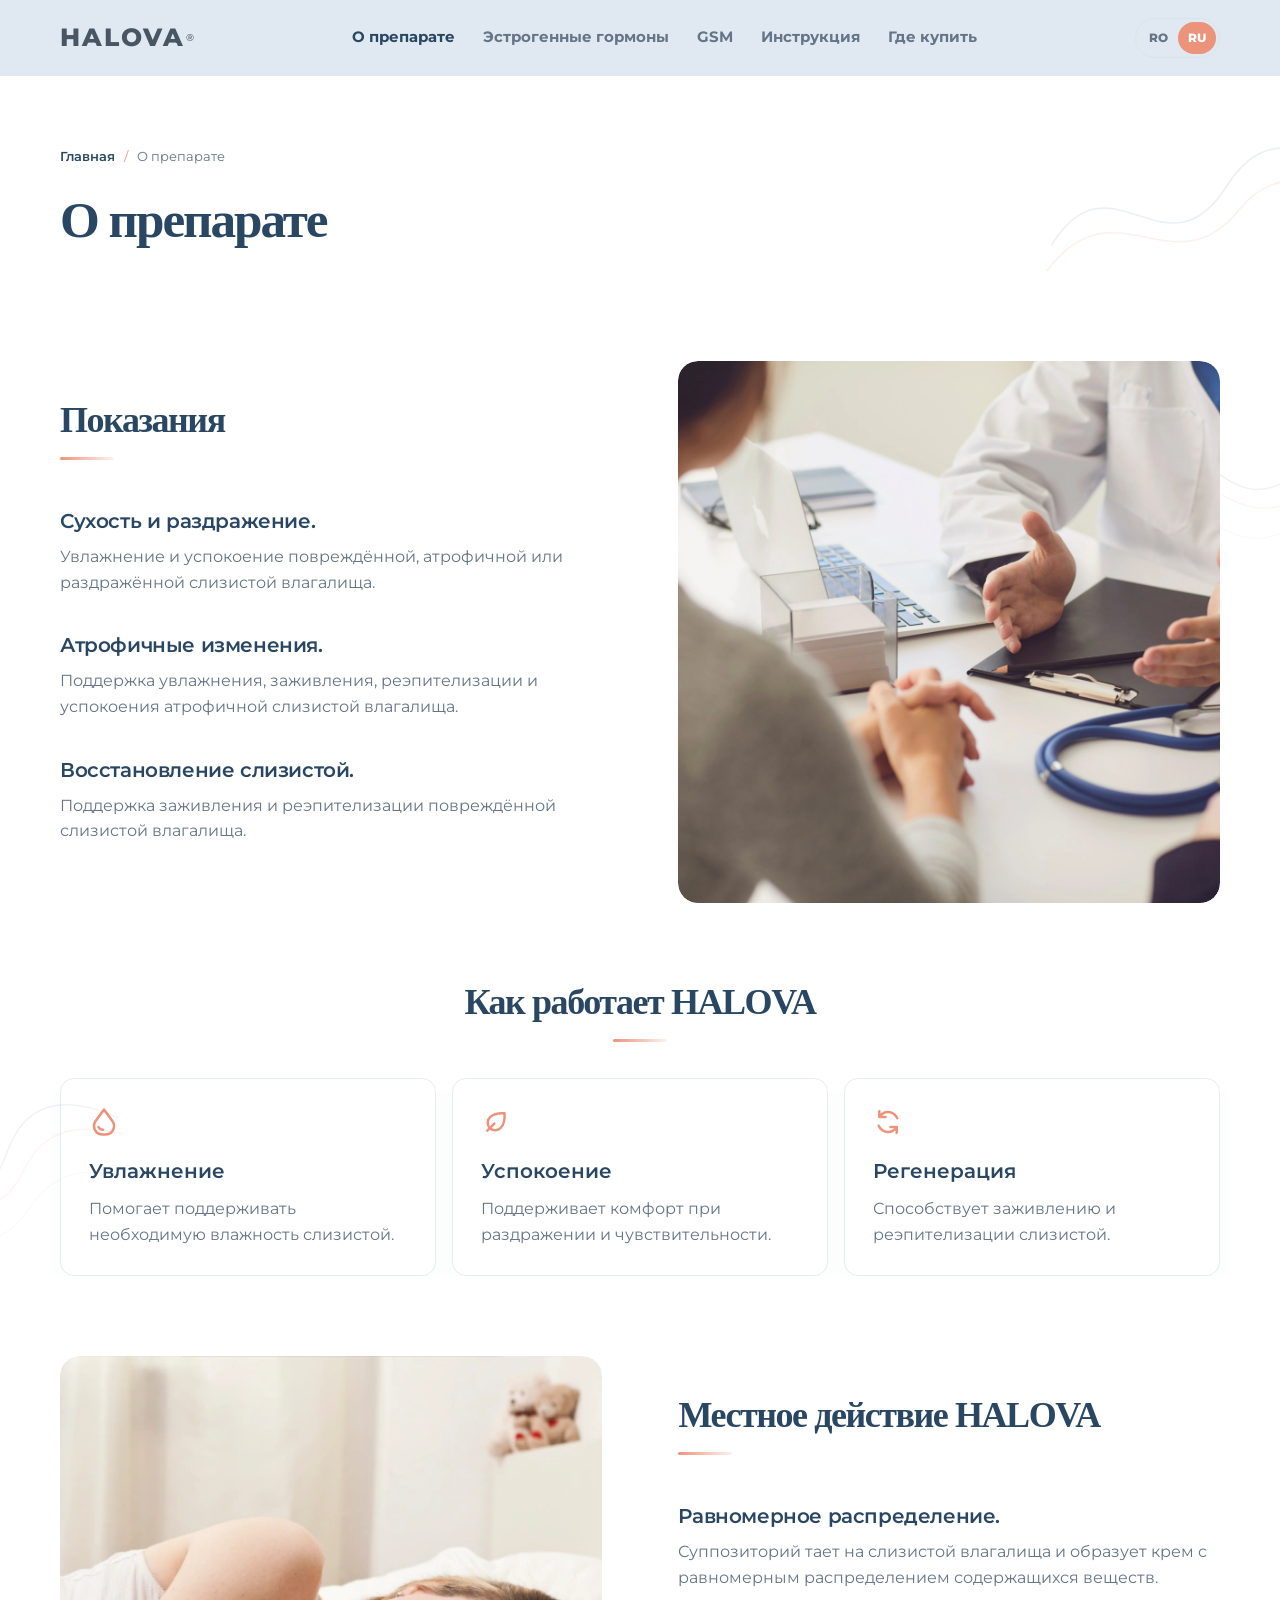
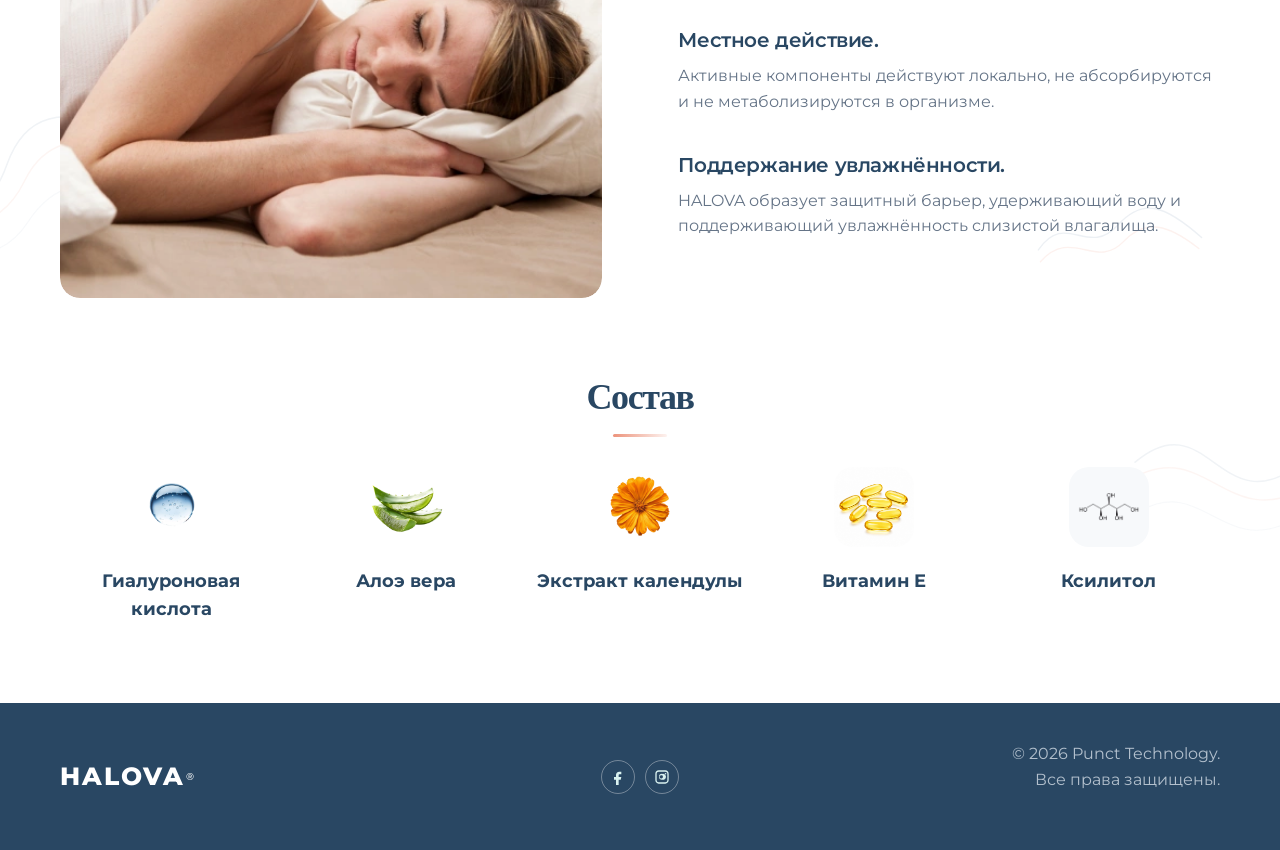
<file: ru/o-producte.html>
<!doctype html>
<html lang="ru">
  <head>
    <meta charset="utf-8" />
    <meta name="viewport" content="width=device-width,initial-scale=1" />
    <!--#config errmsg="" --><!--#include virtual="/includes/head.html" -->
    <title>О продукте HALOVA® — состав, преимущества, применение</title>
    <meta name="description" content="Что такое HALOVA®: состав с гиалуроновой кислотой, алоэ вера, календулой, витамином E и ксилитолом, польза для слизистой влагалища и способ применения." />
    <meta name="keywords" content="HALOVA, о продукте, состав HALOVA, гиалуроновая кислота, алоэ вера, календула, витамин E, ксилитол, способ применения" />
    <link rel="canonical" href="<!--#include virtual='/includes/site-url.txt' -->/ru/o-producte" />
    <link rel="alternate" hreflang="ro" href="<!--#include virtual='/includes/site-url.txt' -->/ro/despre-produs" />
    <link rel="alternate" hreflang="ru" href="<!--#include virtual='/includes/site-url.txt' -->/ru/o-producte" />
    <link rel="alternate" hreflang="x-default" href="<!--#include virtual='/includes/site-url.txt' -->/ro/despre-produs" />
    <meta property="og:type" content="website" />
    <meta property="og:site_name" content="HALOVA" />
    <meta property="og:locale" content="ru_RU" />
    <meta property="og:locale:alternate" content="ro_RO" />
    <meta property="og:title" content="О продукте HALOVA® — состав, преимущества, применение" />
    <meta property="og:description" content="Что такое HALOVA®: состав с гиалуроновой кислотой, алоэ вера, календулой, витамином E и ксилитолом, польза для слизистой влагалища и способ применения." />
    <meta property="og:url" content="<!--#include virtual='/includes/site-url.txt' -->/ru/o-producte" />
    <meta property="og:image" content="<!--#include virtual='/includes/site-url.txt' -->/img/og-image.jpg" />
    <meta property="og:image:type" content="image/jpeg" />
    <meta property="og:image:width" content="1200" />
    <meta property="og:image:height" content="630" />
    <meta property="og:image:alt" content="Упаковка HALOVA® — суппозитории с гиалуроновой кислотой" />
    <meta name="twitter:card" content="summary_large_image" />
    <meta name="twitter:title" content="О продукте HALOVA® — состав, преимущества, применение" />
    <meta name="twitter:description" content="Что такое HALOVA®: состав с гиалуроновой кислотой, алоэ вера, календулой, витамином E и ксилитолом, польза для слизистой влагалища и способ применения." />
    <meta name="twitter:image" content="<!--#include virtual='/includes/site-url.txt' -->/img/og-image.jpg" />
    <meta name="twitter:image:alt" content="Упаковка HALOVA® — суппозитории с гиалуроновой кислотой" />
    <link rel="stylesheet" href="../css/style.css?v=3" />
    <script type="application/ld+json">
      {
        "@context": "https://schema.org",
        "@graph": [
          {
            "@type": "Organization",
            "@id": "<!--#include virtual='/includes/site-url.txt' -->/#organization",
            "name": "Perfect Care Distribution SRL",
            "address": {
              "@type": "PostalAddress",
              "streetAddress": "str. Complexului nr. 82",
              "addressLocality": "Mihăilești",
              "addressRegion": "Giurgiu",
              "postalCode": "085200",
              "addressCountry": "RO"
            },
            "sameAs": [
              "https://www.facebook.com/perfectcare_",
              "https://www.instagram.com/perfectcare_/"
            ]
          },
          {
            "@type": "WebSite",
            "@id": "<!--#include virtual='/includes/site-url.txt' -->/#website",
            "url": "<!--#include virtual='/includes/site-url.txt' -->/",
            "name": "HALOVA",
            "inLanguage": [
              "ro",
              "ru"
            ],
            "publisher": {
              "@id": "<!--#include virtual='/includes/site-url.txt' -->/#organization"
            }
          },
          {
            "@type": "WebPage",
            "@id": "<!--#include virtual='/includes/site-url.txt' -->/ru/o-producte#webpage",
            "url": "<!--#include virtual='/includes/site-url.txt' -->/ru/o-producte",
            "name": "О продукте HALOVA® — состав, преимущества, применение",
            "description": "Что такое HALOVA®: состав с гиалуроновой кислотой, алоэ вера, календулой, витамином E и ксилитолом, польза для слизистой влагалища и способ применения.",
            "inLanguage": "ru",
            "isPartOf": {
              "@id": "<!--#include virtual='/includes/site-url.txt' -->/#website"
            },
            "publisher": {
              "@id": "<!--#include virtual='/includes/site-url.txt' -->/#organization"
            },
            "breadcrumb": {
              "@id": "<!--#include virtual='/includes/site-url.txt' -->/ru/o-producte#breadcrumb"
            },
            "mainEntity": {
              "@id": "<!--#include virtual='/includes/site-url.txt' -->/#product"
            }
          },
          {
            "@type": "BreadcrumbList",
            "@id": "<!--#include virtual='/includes/site-url.txt' -->/ru/o-producte#breadcrumb",
            "itemListElement": [
              {
                "@type": "ListItem",
                "position": 1,
                "name": "Главная",
                "item": "<!--#include virtual='/includes/site-url.txt' -->/ru/"
              },
              {
                "@type": "ListItem",
                "position": 2,
                "name": "О препарате",
                "item": "<!--#include virtual='/includes/site-url.txt' -->/ru/o-producte"
              }
            ]
          },
          {
            "@type": "MedicalDevice",
            "@id": "<!--#include virtual='/includes/site-url.txt' -->/#product",
            "name": "HALOVA",
            "description": "Суппозитории с гиалуроновой кислотой, алоэ вера, экстрактом календулы, витамином E и ксилитолом для увлажнения и успокоения сухой, атрофичной или раздражённой слизистой влагалища.",
            "image": "<!--#include virtual='/includes/site-url.txt' -->/img/halova.webp",
            "url": "<!--#include virtual='/includes/site-url.txt' -->/ru/o-producte"
          }
        ]
      }
    </script>
  </head>
  <body>
    <!--#config errmsg="" --><!--#include virtual="/includes/body.html" -->
    <header class="header">
      <div class="container header__inner">
        <a class="brand" href="/ru/">HALOVA</a>
        <nav class="nav" id="site-nav">
          <ul class="nav__list">
            <li><a href="/ru/o-producte.html" aria-current="page">О препарате</a></li>
            <li><a href="/ru/estrogen.html">Эстрогенные гормоны</a></li>
            <li><a href="/ru/gsm.html">GSM</a></li>
            <li><a href="/ru/instrukciya.html">Инструкция</a></li>
            <li><a href="/ru/gde-kupit.html">Где купить</a></li>
          </ul>
        </nav>
        <div class="header__right">
          <div class="language">
            <a href="/ro/despre-produs.html">RO</a
            ><a href="/ru/o-producte.html" aria-current="true">RU</a>
          </div>
          <button
            class="menu-button"
            aria-label="Открыть меню"
            aria-expanded="false"
            aria-controls="site-nav"
          >
            ☰
          </button>
        </div>
      </div>
    </header>
    <main>
      <section class="product-page-hero">
        <div class="container">
          <nav class="breadcrumbs breadcrumbs--hero" aria-label="Breadcrumb">
            <div class="breadcrumbs__inner">
              <a href="/ru/">Главная</a><span class="breadcrumbs__separator">/</span
              ><span class="breadcrumbs__current" aria-current="page">О препарате</span>
            </div>
          </nav>
          <h1>О препарате</h1>
        </div>
      </section>
      <section class="section">
        <div class="container">
          <p>
            <strong>HALOVA® — медицинское изделие,</strong> предназначенное для применения в
            контексте острых и хронических вульвовагинитов, эрозий шейки матки, восстановления после
            гинекологических вмешательств и поддержания баланса pH влагалища — согласно инструкции и
            рекомендации специалиста.
          </p>
        </div>
      </section>
      <section class="section section--tint">
        <div class="container composition grid grid--2">
          <div class="composition__visual grid">
            <img class="composition__image" src="../img/halova.webp?v=2" alt="Упаковка HALOVA" />
          </div>
          <div>
            <h2>Состав</h2>
            <p>
              Формула объединяет семь ингредиентов. Основа с субгаллатом висмута и гидролизованным
              растительным коллагеном дополнена компонентами, которые поддерживают местное
              применение.
            </p>
            <div class="ingredient-grid grid grid--3">
              
              <div class="ingredient"><strong>Субгаллат висмута</strong><!-- <span>100 мг</span> --></div>
              <div class="ingredient"><strong>Гидролизованный коллаген</strong><!-- <span>15 мг</span> --></div>
              <div class="ingredient"><strong>Гексилрезорцин</strong><!-- <span>2 мг</span> --></div>
              <div class="ingredient"><strong>Гликолевый экстракт тимьяна</strong><!-- <span>10 мг</span> --></div>
              <div class="ingredient"><strong>Сухой экстракт календулы</strong><!-- <span>10 мг</span> --></div>
              <div class="ingredient"><strong>Сухой экстракт горечавки</strong><!-- <span>10 мг</span> --></div>
              <div class="ingredient"> <strong>Гликолевый экстракт куркумы</strong><!-- <span>10 мг</span> --></div>
            </div>
          </div>
        </div>
      </section>
      <section class="section">
        <div class="container benefits grid grid--2">
          <div>
            <h2>Преимущества</h2>
            <p>
             HALOVA® предназначен для местного применения и
              поддержания вагинального комфорта.
            </p>
            <ul class="benefits__list list-reset grid">
              <li>
                Способствует формированию защитного барьера против воздействия патогенных агентов.
              </li>
              <li>
                Поддерживает местную реэпителизацию посттравматических вульвовагинальных
                микроповреждений.
              </li>
              <li>
                Помогает уменьшать кровотечения, связанные с эрозиями и поражениями шейки матки.
              </li>
              <li>Способствует восстановлению pH влагалища, сохраняя виды Lactobacillus.</li>
              <li>Может облегчать патологические выделения, ассоциированные с вульвовагинитами.</li>
              <li>
                Действует местно; системная абсорбция, согласно информации производителя, снижена.
              </li>
            </ul>
          </div>
          <div class="benefits__product grid">
            <img src="../img/halova.webp?v=2" alt="HALOVA, упаковка с 10 суппозиториями" />
          </div>
        </div>
      </section>
      <section class="section section--tint">
        <div class="container">
          <h2>Как использовать?</h2>
          <div class="usage">
            <p>
              <strong
                >HALOVA® вводится интравагинально, предпочтительно вечером перед сном или по
                назначению врача.</strong
              >
              Как правило, применение начинается после менструации. Продолжительность может
              составлять 10 или 15 дней в месяц либо определяется врачом. При необходимости курс
              повторяют только по рекомендации специалиста. Перед применением ознакомьтесь с
              инструкцией.
            </p>
          </div>
        </div>
      </section>
      <section class="indication-feature indication-feature--indications">
        <div class="indication-feature__items split-layout container grid grid--2">
          <div class="indication-feature__item">
            <figure class="indication-media">
                        <img src="../img/medic.webp?v=2" alt="Показания HALOVA" />
            </figure>
          </div>
          <div class="indication-feature__item">
            <h2>Показания</h2>
            <ul class="feature-item__list list-reset">
              <li>
                <h3>Сухость и раздражение.</h3>
                <p>
                  Увлажнение и успокоение повреждённой, атрофичной или раздражённой слизистой
                  влагалища.
                </p>
              </li>
              <li>
                <h3>Атрофичные изменения.</h3>
                <p>
                  Поддержка увлажнения, заживления, реэпителизации и успокоения атрофичной слизистой
                  влагалища.
                </p>
              </li>
              <li>
                <h3>Восстановление слизистой.</h3>
                <p>
                  Поддержка заживления и реэпителизации повреждённой слизистой влагалища.
                </p>
              </li>
            </ul>
          </div>
        </div>
      </section>
      <section class="section halova-support-section">
        <div class="container">
          <div class="halova-support-section__head center"><h2>Как работает HALOVA</h2></div>
          <div class="halova-indications__support grid grid--3">
            <article class="halova-support-item card-surface">
              <span class="halova-support-item__icon grid" aria-hidden="true"
                ><img src="../img/drop-svgrepo-com.svg" alt="" /></span
              ><strong>Увлажнение</strong
              ><span>Помогает поддерживать необходимую влажность слизистой.</span>
            </article>
            <article class="halova-support-item card-surface">
              <span class="halova-support-item__icon grid" aria-hidden="true"
                ><img src="../img/leaf.svg" alt="" /></span
              ><strong>Успокоение</strong
              ><span>Поддерживает комфорт при раздражении и чувствительности.</span>
            </article>
            <article class="halova-support-item card-surface">
              <span class="halova-support-item__icon grid" aria-hidden="true"
                ><img src="../img/restart.svg" alt="" /></span
              ><strong>Регенерация</strong
              ><span>Способствует заживлению и реэпителизации слизистой.</span>
            </article>
          </div>
        </div>
      </section>

      <section class="section product-story halova-composition">
        <div class="container">
          <h2 class="center">Состав</h2>
          <div class="ingredient-grid grid grid--3">
            <div class="ingredient"> 
              <img src="../img/gialuron.webp?v=2" alt="Гиалуроновая кислота" />
              <strong>Гиалуроновая кислота</strong><!-- <span>5 мг / суппозиторий</span> -->
            </div>
            <div class="ingredient">
              <img src="../img/aloe.webp?v=2" alt="Алоэ вера" />
              <strong>Алоэ вера</strong><!-- <span>60 мг / суппозиторий</span> -->
            </div>
            <div class="ingredient">
              <img src="../img/calendula.webp?v=2" alt="Календула" />
              <strong>Экстракт календулы</strong><!-- <span>60 мг / суппозиторий</span> -->
            </div>
            <div class="ingredient">
              <img src="../img/vitamin_e.webp?v=2" alt="Витамин E" />
              <strong>Витамин E</strong><!-- <span>10 мг / суппозиторий</span> -->
            </div>
            <div class="ingredient">
              <img src="../img/ksilitol.webp?v=2" alt="Ксилитол" />
              <strong>Ксилитол</strong><!-- <span>3 мг / суппозиторий</span> -->
            </div>
          </div>
        </div>
      </section>
      <section class="indication-feature indication-feature--local-action">
        <div class="indication-feature__items split-layout container grid grid--2">
          <div class="indication-feature__item">
            <h2>Местное действие HALOVA</h2>
            <ul class="feature-item__list list-reset">
              <li>
                <h3>Равномерное распределение.</h3>
                <p>
                  Суппозиторий тает на слизистой влагалища и образует крем с равномерным распределением
                  содержащихся веществ.
                </p>
              </li>
              <li>
                <h3>Местное действие.</h3>
                <p>
                  Активные компоненты действуют локально, не абсорбируются и не метаболизируются в
                  организме.
                </p>
              </li>
              <li>
                <h3>Поддержание увлажнённости.</h3>
                <p>
                  HALOVA образует защитный барьер, удерживающий воду и поддерживающий увлажнённость
                  слизистой влагалища.
                </p>
              </li>
            </ul>
          </div>
          <div class="indication-feature__item">
            <figure class="indication-media">
              <img src="../img/halova_02.webp?v=2" alt="HALOVA" />
            </figure>
          </div>
        </div>
      </section>
    </main>
    <footer class="footer">
      <div class="container footer__inner grid grid--3">
        <a class="brand" href="/ru/">HALOVA</a>
        <p>© 2026 <a href="https://punct.md" target="_blank" rel="noopener">Punct Technology</a>.<br />Все права защищены.</p>
      </div>
    </footer>
    <script src="../js/main.js"></script>
  </body>
</html>
</file>
<file: css/style.css>
@import url("./variables.css");
@import url("./base.css");
@import url("./common.css");
@import url("./header.css");
@import url("./breadcrumbs.css");
@import url("./hero.css");
@import url("./buttons.css");
@import url("./cards.css");
@import url("./pages.css");
@import url("./footer.css");
@import url("./responsive.css");
@import url("./design-system.css");

@import url("./titles.css");
@import url("./decor.css");
</file>
